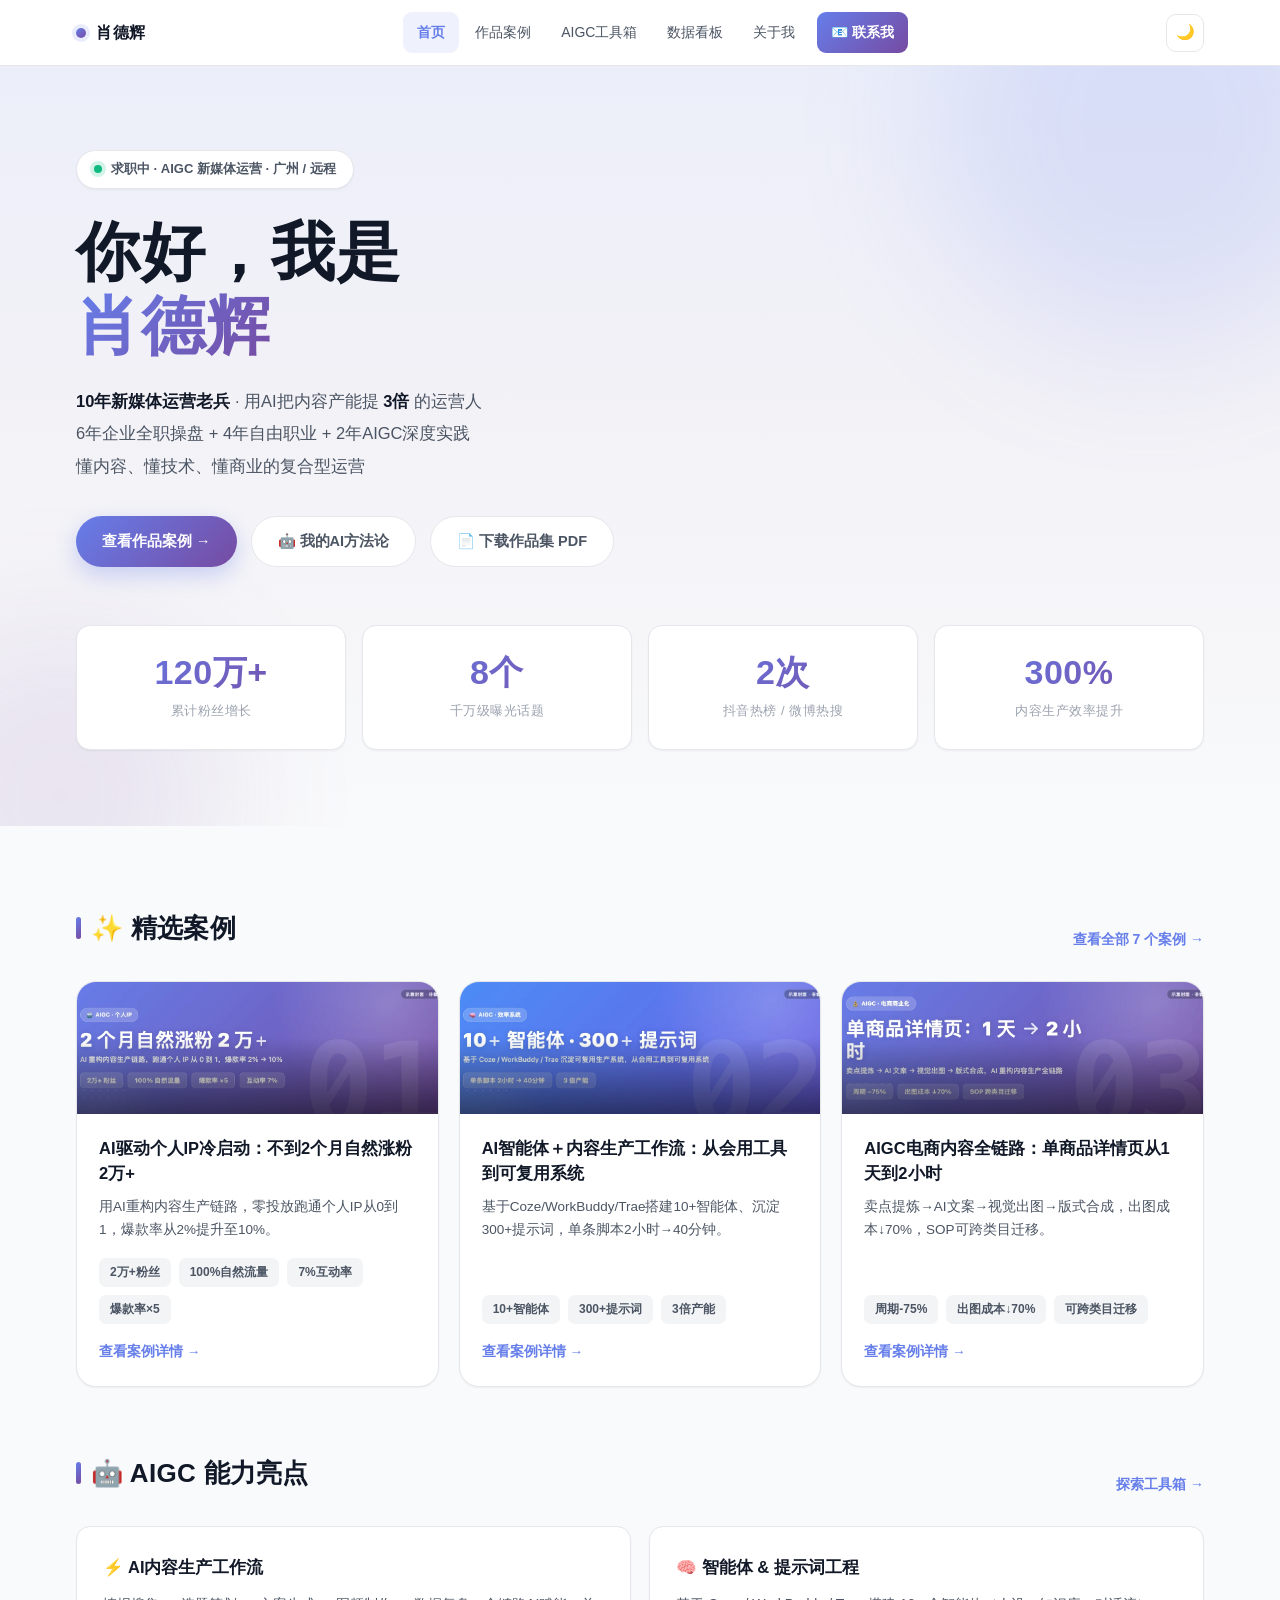
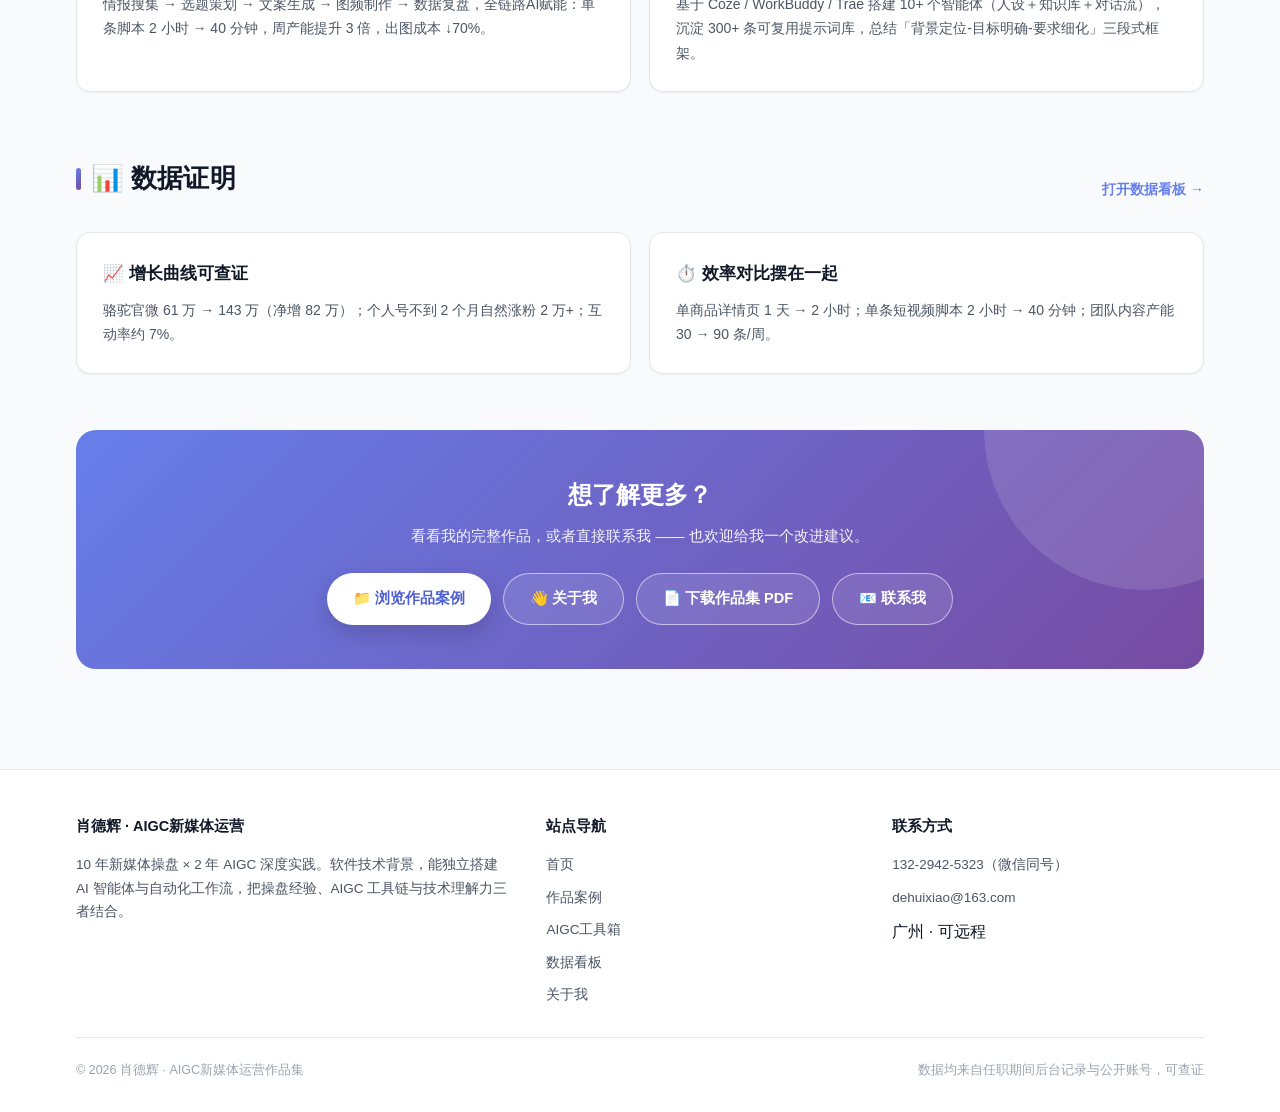
<file: index.html>
<!DOCTYPE html>
<html lang="zh-CN">
<head>
<meta charset="UTF-8">
<meta name="viewport" content="width=device-width, initial-scale=1.0">
<title>肖德辉 · AIGC新媒体运营作品集</title>
<meta name="description" content="10年新媒体运营老兵，用AI把内容产能提3倍的运营人。品牌官号从61万到143万、个人IP零预算2个月涨粉2万+、AIGC内容全链路提效。">
<meta property="og:type" content="website">
<meta property="og:title" content="肖德辉 · AIGC新媒体运营作品集">
<meta property="og:description" content="10年新媒体运营老兵，用AI把内容产能提3倍的运营人。品牌官号从61万到143万、个人IP零预算2个月涨粉2万+、AIGC内容全链路提效。">
<meta property="og:url" content="https://xdhgit.github.io/">
<meta property="og:image" content="https://xdhgit.github.io/assets/og-cover.png">
<meta property="og:locale" content="zh_CN">
<meta name="twitter:card" content="summary_large_image">
<meta name="twitter:title" content="肖德辉 · AIGC新媒体运营作品集">
<meta name="twitter:description" content="10年新媒体运营老兵，用AI把内容产能提3倍的运营人。品牌官号从61万到143万、个人IP零预算2个月涨粉2万+、AIGC内容全链路提效。">
<meta name="twitter:image" content="https://xdhgit.github.io/assets/og-cover.png">
<link rel="stylesheet" href="css/style.css">
<link rel="icon" href="data:image/svg+xml,<svg xmlns=%22http://www.w3.org/2000/svg%22 viewBox=%220 0 100 100%22><text y=%22.9em%22 font-size=%2290%22>✨</text></svg>">
<script>try{var t=localStorage.getItem('xd-theme');if(t)document.documentElement.setAttribute('data-theme',t);else if(window.matchMedia&&matchMedia('(prefers-color-scheme: dark)').matches)document.documentElement.setAttribute('data-theme','dark');}catch(e){}</script>
</head>
<body data-page="home">
<img src="assets/og-cover.png" alt="" aria-hidden="true" style="position:absolute;left:-9999px;top:0;width:1200px;height:630px">

<div id="read-progress"></div>

<nav class="navbar">
  <div class="nav-container">
    <a href="index.html" class="nav-logo"><span class="logo-dot"></span>肖德辉</a>
    <ul class="nav-links">
        <li><a href="index.html" data-page="home">首页</a></li>
        <li><a href="works/index.html" data-page="works">作品案例</a></li>
        <li><a href="ai-playbook/index.html" data-page="ai-playbook">AIGC工具箱</a></li>
        <li><a href="dashboard/index.html" data-page="dashboard">数据看板</a></li>
        <li><a href="about/index.html" data-page="about">关于我</a></li>
      <li><a href="mailto:dehuixiao@163.com" class="nav-cta">📧 联系我</a></li>
    </ul>
    <div class="nav-tools">
      <button class="theme-btn" type="button">🌙</button>
      <button class="nav-toggle" type="button" aria-label="展开菜单"><span></span><span></span><span></span></button>
    </div>
  </div>
</nav>

<main class="main-content">

  <section class="hero">
    <div class="container">
      <div class="hero-content">
        <div class="hero-tag"><span class="dot"></span>求职中 · AIGC 新媒体运营 · 广州 / 远程</div>
        <h1 class="hero-title">你好，我是<br><span class="gradient-text">肖德辉</span></h1>
        <p class="hero-subtitle">
          <b>10年新媒体运营老兵</b> · 用AI把内容产能提 <b>3倍</b> 的运营人<br>
          6年企业全职操盘 + 4年自由职业 + 2年AIGC深度实践<br>
          懂内容、懂技术、懂商业的复合型运营
        </p>
        <div class="hero-buttons">
          <a href="works/index.html" class="btn btn-primary">查看作品案例 →</a>
          <a href="ai-playbook/index.html" class="btn btn-outline">🤖 我的AI方法论</a>
          <a href="assets/xiao-dehui-portfolio.pdf" download="肖德辉AIGC新媒体作品集.pdf" class="btn btn-outline">📄 下载作品集 PDF</a>
        </div>
      </div>
      <div class="stats-row">
        <div class="stat-card reveal"><div class="stat-num"><span data-count="120">0</span>万+</div><div class="stat-label">累计粉丝增长</div></div>
        <div class="stat-card reveal d1"><div class="stat-num"><span data-count="8">0</span>个</div><div class="stat-label">千万级曝光话题</div></div>
        <div class="stat-card reveal d2"><div class="stat-num"><span data-count="2">0</span>次</div><div class="stat-label">抖音热榜 / 微博热搜</div></div>
        <div class="stat-card reveal d3"><div class="stat-num"><span data-count="300">0</span>%</div><div class="stat-label">内容生产效率提升</div></div>
      </div>
    </div>
  </section>

  <section class="block">
    <div class="container">
      <div class="section-title">
        <h3>✨ 精选案例</h3>
        <a class="more-link" href="works/index.html">查看全部 7 个案例 →</a>
      </div>
      <div class="case-grid"><article class="case-card reveal" data-cat="personal-ip">
        <div class="case-thumb has-img"><img src="assets/cover-c1.webp" alt="AIGC · 个人IP" loading="lazy"></div>
        <div class="case-info">
          <h4>AI驱动个人IP冷启动：不到2个月自然涨粉2万+</h4>
          <p>用AI重构内容生产链路，零投放跑通个人IP从0到1，爆款率从2%提升至10%。</p>
          <div class="case-metrics"><span class="case-metric">2万+粉丝</span><span class="case-metric">100%自然流量</span><span class="case-metric">7%互动率</span><span class="case-metric">爆款率×5</span></div>
          <a class="case-more" href="works/ai-personal-ip.html">查看案例详情 →</a>
        </div>
      </article><article class="case-card reveal" data-cat="aigc">
        <div class="case-thumb has-img"><img src="assets/cover-c2.webp" alt="AIGC · 效率系统" loading="lazy"></div>
        <div class="case-info">
          <h4>AI智能体＋内容生产工作流：从会用工具到可复用系统</h4>
          <p>基于Coze/WorkBuddy/Trae搭建10+智能体、沉淀300+提示词，单条脚本2小时→40分钟。</p>
          <div class="case-metrics"><span class="case-metric">10+智能体</span><span class="case-metric">300+提示词</span><span class="case-metric">3倍产能</span></div>
          <a class="case-more" href="works/ai-workflow.html">查看案例详情 →</a>
        </div>
      </article><article class="case-card reveal" data-cat="aigc">
        <div class="case-thumb has-img"><img src="assets/cover-c3.webp" alt="AIGC · 电商商业化" loading="lazy"></div>
        <div class="case-info">
          <h4>AIGC电商内容全链路：单商品详情页从1天到2小时</h4>
          <p>卖点提炼→AI文案→视觉出图→版式合成，出图成本↓70%，SOP可跨类目迁移。</p>
          <div class="case-metrics"><span class="case-metric">周期-75%</span><span class="case-metric">出图成本↓70%</span><span class="case-metric">可跨类目迁移</span></div>
          <a class="case-more" href="works/aigc-ecommerce.html">查看案例详情 →</a>
        </div>
      </article></div>

      <div class="section-title" style="margin-top:64px">
        <h3>🤖 AIGC 能力亮点</h3>
        <a class="more-link" href="ai-playbook/index.html">探索工具箱 →</a>
      </div>
      <div class="two-col">
        <a class="col-block reveal" href="ai-playbook/index.html">
          <h4>⚡ AI内容生产工作流</h4>
          <p>情报搜集 → 选题策划 → 文案生成 → 图频制作 → 数据复盘，全链路AI赋能：单条脚本 2 小时 → 40 分钟，周产能提升 3 倍，出图成本 ↓70%。</p>
        </a>
        <a class="col-block reveal d1" href="ai-playbook/index.html">
          <h4>🧠 智能体 &amp; 提示词工程</h4>
          <p>基于 Coze / WorkBuddy / Trae 搭建 10+ 个智能体（人设＋知识库＋对话流），沉淀 300+ 条可复用提示词库，总结「背景定位-目标明确-要求细化」三段式框架。</p>
        </a>
      </div>

      <div class="section-title" style="margin-top:64px">
        <h3>📊 数据证明</h3>
        <a class="more-link" href="dashboard/index.html">打开数据看板 →</a>
      </div>
      <div class="two-col">
        <a class="col-block reveal" href="dashboard/index.html">
          <h4>📈 增长曲线可查证</h4>
          <p>骆驼官微 61 万 → 143 万（净增 82 万）；个人号不到 2 个月自然涨粉 2 万+；互动率约 7%。</p>
        </a>
        <a class="col-block reveal d1" href="dashboard/index.html">
          <h4>⏱️ 效率对比摆在一起</h4>
          <p>单商品详情页 1 天 → 2 小时；单条短视频脚本 2 小时 → 40 分钟；团队内容产能 30 → 90 条/周。</p>
        </a>
      </div>

      <div class="cta-banner reveal">
        <h3>想了解更多？</h3>
        <p>看看我的完整作品，或者直接联系我 —— 也欢迎给我一个改进建议。</p>
        <div class="btn-row">
          <a href="works/index.html" class="btn btn-primary">📁 浏览作品案例</a>
          <a href="about/index.html" class="btn btn-outline">👋 关于我</a>
          <a href="assets/xiao-dehui-portfolio.pdf" download="肖德辉AIGC新媒体作品集.pdf" class="btn btn-outline">📄 下载作品集 PDF</a>
          <a href="mailto:dehuixiao@163.com" class="btn btn-outline">📧 联系我</a>
        </div>
      </div>
    </div>
  </section>

</main>

<footer class="footer">
  <div class="container">
    <div class="footer-grid">
      <div>
        <h5>肖德辉 · AIGC新媒体运营</h5>
        <p>10 年新媒体操盘 × 2 年 AIGC 深度实践。软件技术背景，能独立搭建 AI 智能体与自动化工作流，把操盘经验、AIGC 工具链与技术理解力三者结合。</p>
      </div>
      <div>
        <h5>站点导航</h5>
        <div class="footer-links">
          <a href="index.html">首页</a>
          <a href="works/index.html">作品案例</a>
          <a href="ai-playbook/index.html">AIGC工具箱</a>
          <a href="dashboard/index.html">数据看板</a>
          <a href="about/index.html">关于我</a>
        </div>
      </div>
      <div>
        <h5>联系方式</h5>
        <div class="footer-links">
          <a href="tel:13229425323">132-2942-5323（微信同号）</a>
          <a href="mailto:dehuixiao@163.com">dehuixiao@163.com</a>
          <span>广州 · 可远程</span>
        </div>
      </div>
    </div>
    <div class="footer-bottom">
      <span>© <span data-year>2026</span> 肖德辉 · AIGC新媒体运营作品集</span>
      <span>数据均来自任职期间后台记录与公开账号，可查证</span>
    </div>
  </div>
</footer>
<script src="js/main.js"></script>
<script charset="UTF-8" id="LA_COLLECT" src="//sdk.51.la/js-sdk-pro.min.js"></script>
<script>LA.init({id:"3RXWI8lZXUsdliAu",ck:"3RXWI8lZXUsdliAu"})</script>
</body>
</html>
</file>
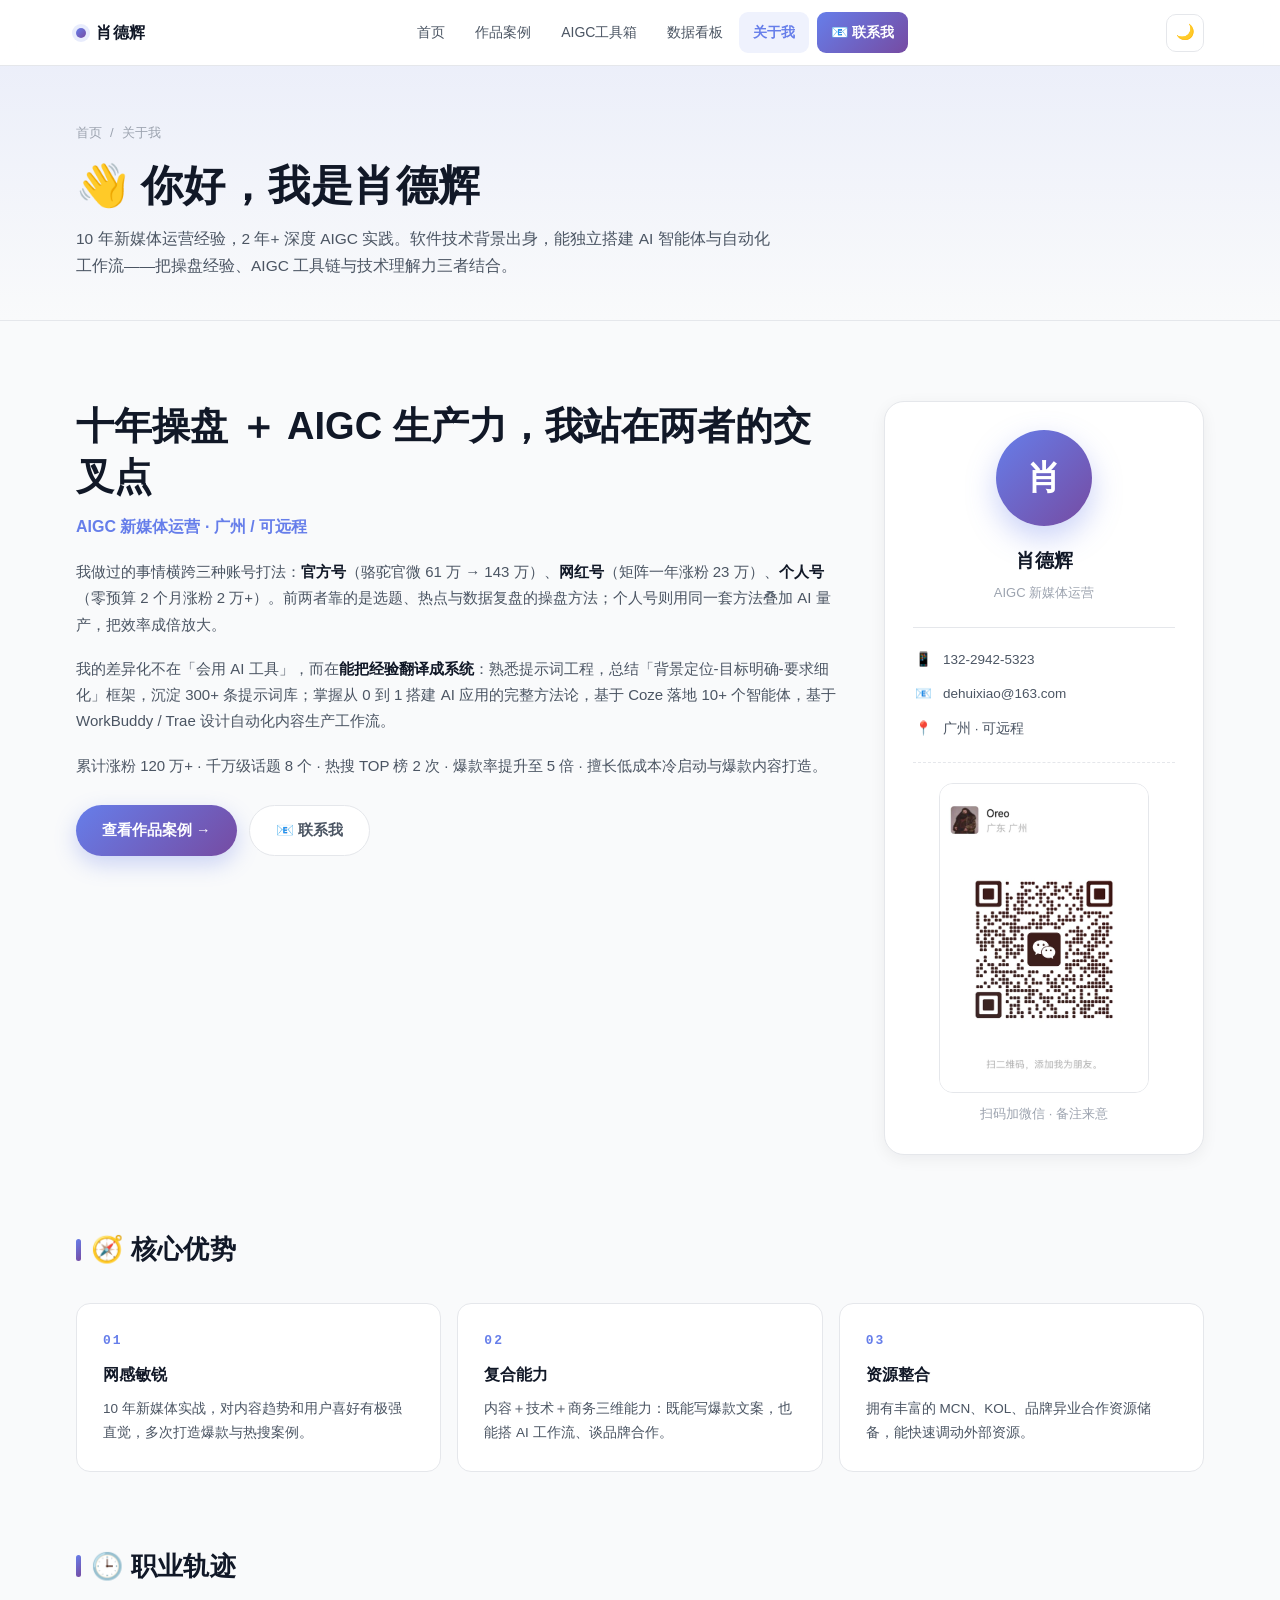
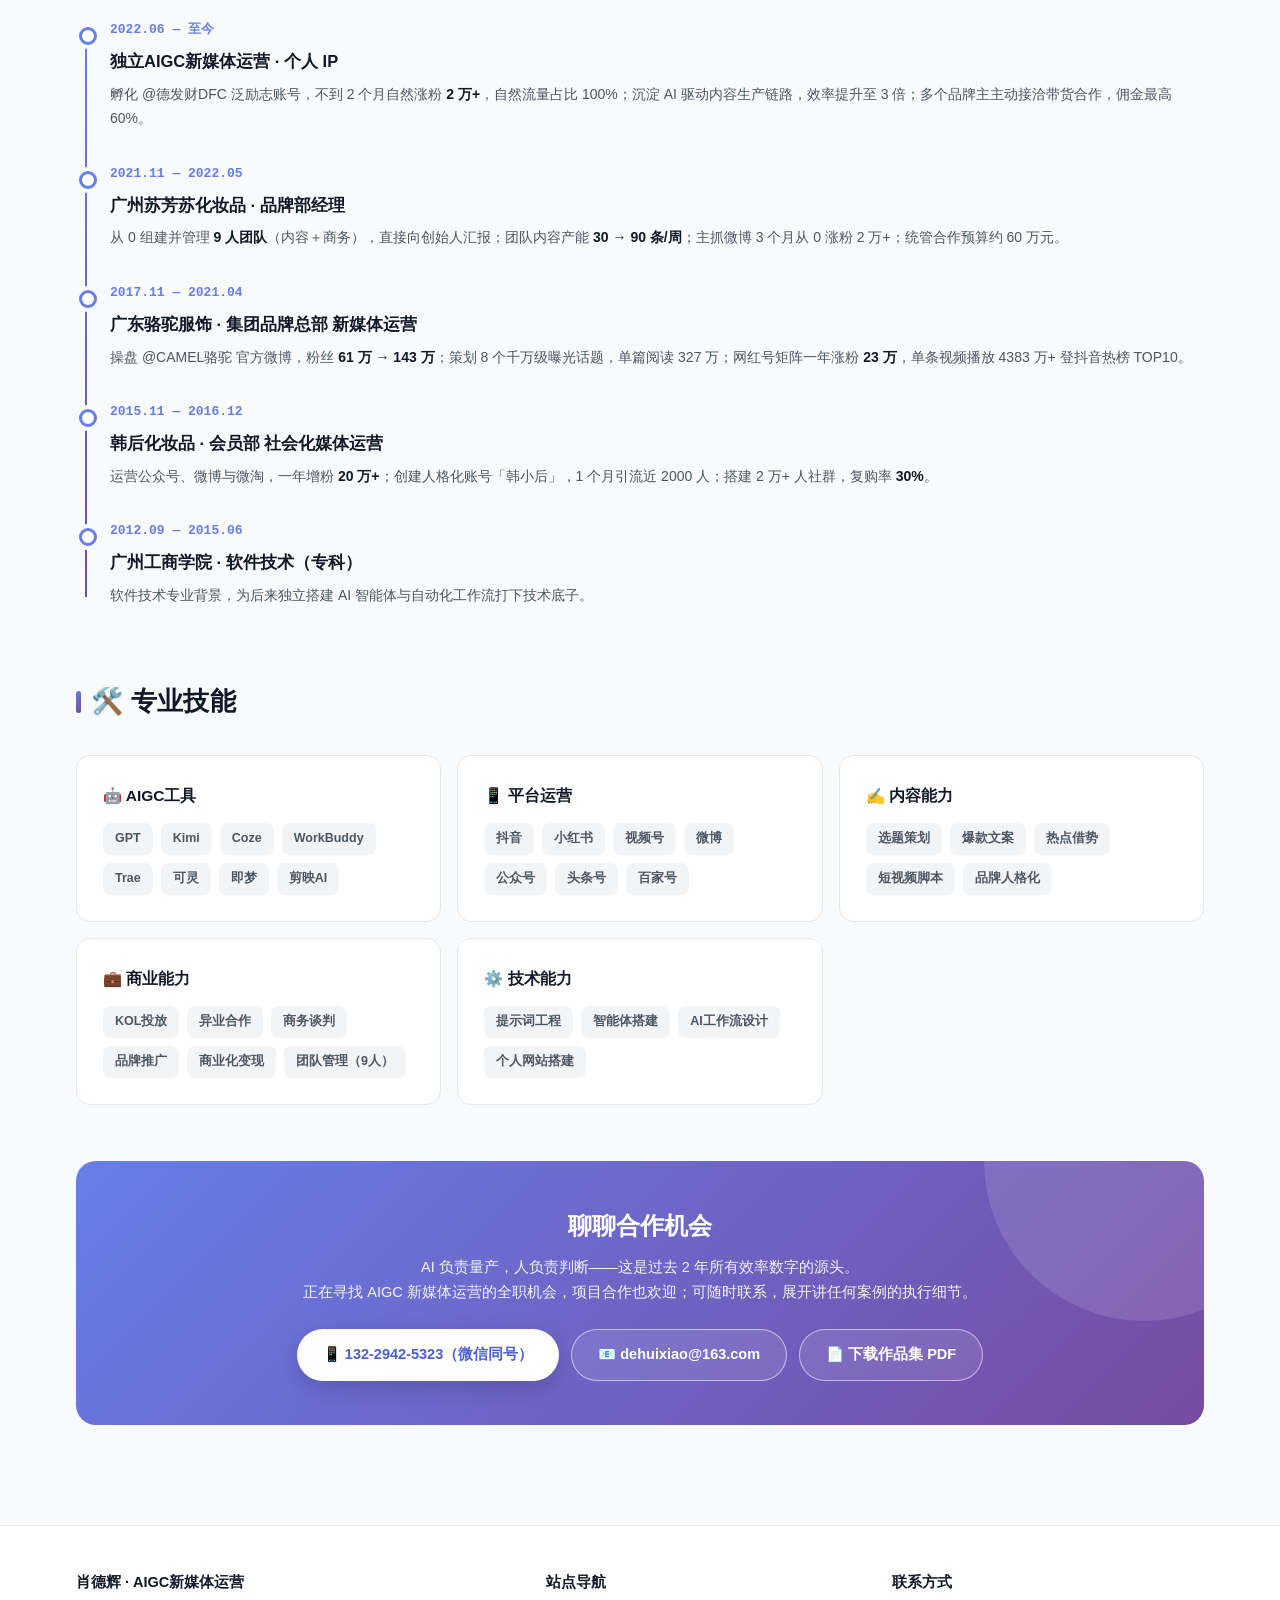
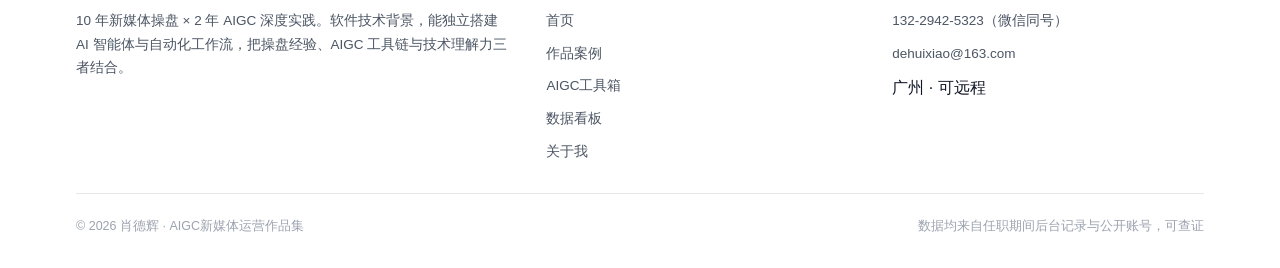
<file: about/index.html>
<!DOCTYPE html>
<html lang="zh-CN">
<head>
<meta charset="UTF-8">
<meta name="viewport" content="width=device-width, initial-scale=1.0">
<title>关于我 · 肖德辉 AIGC新媒体运营</title>
<meta name="description" content="10年新媒体运营经验，2年+深度AIGC实践。软件技术背景，能独立搭建AI智能体与自动化工作流。前骆驼集团总部新媒体运营，操盘官微从61万增至143万。">
<meta property="og:type" content="website">
<meta property="og:title" content="关于我 · 肖德辉 AIGC新媒体运营">
<meta property="og:description" content="10年新媒体运营经验，2年+深度AIGC实践。软件技术背景，能独立搭建AI智能体与自动化工作流。前骆驼集团总部新媒体运营，操盘官微从61万增至143万。">
<meta property="og:url" content="https://xdhgit.github.io/about/index.html">
<meta property="og:image" content="https://xdhgit.github.io/assets/og-cover.png">
<meta property="og:locale" content="zh_CN">
<meta name="twitter:card" content="summary_large_image">
<meta name="twitter:title" content="关于我 · 肖德辉 AIGC新媒体运营">
<meta name="twitter:description" content="10年新媒体运营经验，2年+深度AIGC实践。软件技术背景，能独立搭建AI智能体与自动化工作流。前骆驼集团总部新媒体运营，操盘官微从61万增至143万。">
<meta name="twitter:image" content="https://xdhgit.github.io/assets/og-cover.png">
<link rel="stylesheet" href="../css/style.css">
<link rel="icon" href="data:image/svg+xml,<svg xmlns=%22http://www.w3.org/2000/svg%22 viewBox=%220 0 100 100%22><text y=%22.9em%22 font-size=%2290%22>✨</text></svg>">
<script>try{var t=localStorage.getItem('xd-theme');if(t)document.documentElement.setAttribute('data-theme',t);else if(window.matchMedia&&matchMedia('(prefers-color-scheme: dark)').matches)document.documentElement.setAttribute('data-theme','dark');}catch(e){}</script>
</head>
<body data-page="about">
<img src="../assets/og-cover.png" alt="" aria-hidden="true" style="position:absolute;left:-9999px;top:0;width:1200px;height:630px">

<div id="read-progress"></div>

<nav class="navbar">
  <div class="nav-container">
    <a href="../index.html" class="nav-logo"><span class="logo-dot"></span>肖德辉</a>
    <ul class="nav-links">
        <li><a href="../index.html" data-page="home">首页</a></li>
        <li><a href="../works/index.html" data-page="works">作品案例</a></li>
        <li><a href="../ai-playbook/index.html" data-page="ai-playbook">AIGC工具箱</a></li>
        <li><a href="../dashboard/index.html" data-page="dashboard">数据看板</a></li>
        <li><a href="../about/index.html" data-page="about">关于我</a></li>
      <li><a href="mailto:dehuixiao@163.com" class="nav-cta">📧 联系我</a></li>
    </ul>
    <div class="nav-tools">
      <button class="theme-btn" type="button">🌙</button>
      <button class="nav-toggle" type="button" aria-label="展开菜单"><span></span><span></span><span></span></button>
    </div>
  </div>
</nav>

<main class="main-content">

  <header class="page-head">
    <div class="container">
      <div class="breadcrumb"><a href="../index.html">首页</a><span>/</span><span>关于我</span></div>
      <h1>👋 你好，我是肖德辉</h1>
      <p class="page-sub">10 年新媒体运营经验，2 年+ 深度 AIGC 实践。软件技术背景出身，能独立搭建 AI 智能体与自动化工作流——把操盘经验、AIGC 工具链与技术理解力三者结合。</p>
    </div>
  </header>

  <section class="block">
    <div class="container">
      <div class="about-top">
        <div class="about-intro reveal">
          <h1>十年操盘 ＋ AIGC 生产力，我站在两者的交叉点</h1>
          <div class="role">AIGC 新媒体运营 · 广州 / 可远程</div>
          <p>我做过的事情横跨三种账号打法：<strong>官方号</strong>（骆驼官微 61 万 → 143 万）、<strong>网红号</strong>（矩阵一年涨粉 23 万）、<strong>个人号</strong>（零预算 2 个月涨粉 2 万+）。前两者靠的是选题、热点与数据复盘的操盘方法；个人号则用同一套方法叠加 AI 量产，把效率成倍放大。</p>
          <p>我的差异化不在「会用 AI 工具」，而在<strong>能把经验翻译成系统</strong>：熟悉提示词工程，总结「背景定位-目标明确-要求细化」框架，沉淀 300+ 条提示词库；掌握从 0 到 1 搭建 AI 应用的完整方法论，基于 Coze 落地 10+ 个智能体，基于 WorkBuddy / Trae 设计自动化内容生产工作流。</p>
          <p>累计涨粉 120 万+ · 千万级话题 8 个 · 热搜 TOP 榜 2 次 · 爆款率提升至 5 倍 · 擅长低成本冷启动与爆款内容打造。</p>
          <div class="btn-row" style="margin-top:26px">
            <a href="../works/index.html" class="btn btn-primary">查看作品案例 →</a>
            <a href="mailto:dehuixiao@163.com" class="btn btn-outline">📧 联系我</a>
          </div>
        </div>

        <aside class="profile-card reveal d1">
          <div class="profile-avatar">肖</div>
          <h3>肖德辉</h3>
          <div class="sub">AIGC 新媒体运营</div>
          <div class="contact-list">
            <a href="tel:13229425323"><em>📱</em>132-2942-5323</a>
            <a href="mailto:dehuixiao@163.com"><em>📧</em>dehuixiao@163.com</a>
            <span><em>📍</em>广州 · 可远程</span>
          </div>
          <div class="qr-box">
            <img src="../assets/wechat-qr.webp" alt="个人微信二维码 · 扫码添加好友" loading="lazy">
            <span class="cap">扫码加微信 · 备注来意</span>
          </div>
        </aside>
      </div>

      <div class="section-title" style="margin-top:72px"><h3>🧭 核心优势</h3></div>
      <div class="adv-list">
        <div class="adv reveal"><div class="n">01</div><h4>网感敏锐</h4><p>10 年新媒体实战，对内容趋势和用户喜好有极强直觉，多次打造爆款与热搜案例。</p></div>
        <div class="adv reveal d1"><div class="n">02</div><h4>复合能力</h4><p>内容＋技术＋商务三维能力：既能写爆款文案，也能搭 AI 工作流、谈品牌合作。</p></div>
        <div class="adv reveal d2"><div class="n">03</div><h4>资源整合</h4><p>拥有丰富的 MCN、KOL、品牌异业合作资源储备，能快速调动外部资源。</p></div>
      </div>

      <div class="section-title" style="margin-top:72px"><h3>🕒 职业轨迹</h3></div>
      <div class="timeline"><div class="tl-item reveal"><div class="date">2022.06 — 至今</div><div class="role">独立AIGC新媒体运营 · 个人 IP</div><div class="desc">孵化 @德发财DFC 泛励志账号，不到 2 个月自然涨粉 <b>2 万+</b>，自然流量占比 100%；沉淀 AI 驱动内容生产链路，效率提升至 3 倍；多个品牌主主动接洽带货合作，佣金最高 60%。</div></div><div class="tl-item reveal"><div class="date">2021.11 — 2022.05</div><div class="role">广州苏芳苏化妆品 · 品牌部经理</div><div class="desc">从 0 组建并管理 <b>9 人团队</b>（内容＋商务），直接向创始人汇报；团队内容产能 <b>30 → 90 条/周</b>；主抓微博 3 个月从 0 涨粉 2 万+；统管合作预算约 60 万元。</div></div><div class="tl-item reveal"><div class="date">2017.11 — 2021.04</div><div class="role">广东骆驼服饰 · 集团品牌总部 新媒体运营</div><div class="desc">操盘 @CAMEL骆驼 官方微博，粉丝 <b>61 万 → 143 万</b>；策划 8 个千万级曝光话题，单篇阅读 327 万；网红号矩阵一年涨粉 <b>23 万</b>，单条视频播放 4383 万+ 登抖音热榜 TOP10。</div></div><div class="tl-item reveal"><div class="date">2015.11 — 2016.12</div><div class="role">韩后化妆品 · 会员部 社会化媒体运营</div><div class="desc">运营公众号、微博与微淘，一年增粉 <b>20 万+</b>；创建人格化账号「韩小后」，1 个月引流近 2000 人；搭建 2 万+ 人社群，复购率 <b>30%</b>。</div></div><div class="tl-item reveal"><div class="date">2012.09 — 2015.06</div><div class="role">广州工商学院 · 软件技术（专科）</div><div class="desc">软件技术专业背景，为后来独立搭建 AI 智能体与自动化工作流打下技术底子。</div></div></div>

      <div class="section-title" style="margin-top:72px"><h3>🛠️ 专业技能</h3></div>
      <div class="skill-grid">
        <div class="skill-card reveal"><h4>🤖 AIGC工具</h4><div class="chips"><span>GPT</span><span>Kimi</span><span>Coze</span><span>WorkBuddy</span><span>Trae</span><span>可灵</span><span>即梦</span><span>剪映AI</span></div></div>
        <div class="skill-card reveal d1"><h4>📱 平台运营</h4><div class="chips"><span>抖音</span><span>小红书</span><span>视频号</span><span>微博</span><span>公众号</span><span>头条号</span><span>百家号</span></div></div>
        <div class="skill-card reveal d2"><h4>✍️ 内容能力</h4><div class="chips"><span>选题策划</span><span>爆款文案</span><span>热点借势</span><span>短视频脚本</span><span>品牌人格化</span></div></div>
        <div class="skill-card reveal"><h4>💼 商业能力</h4><div class="chips"><span>KOL投放</span><span>异业合作</span><span>商务谈判</span><span>品牌推广</span><span>商业化变现</span><span>团队管理（9人）</span></div></div>
        <div class="skill-card reveal d1"><h4>⚙️ 技术能力</h4><div class="chips"><span>提示词工程</span><span>智能体搭建</span><span>AI工作流设计</span><span>个人网站搭建</span></div></div>
      </div>

      <div class="cta-banner reveal">
        <h3>聊聊合作机会</h3>
        <p>AI 负责量产，人负责判断——这是过去 2 年所有效率数字的源头。<br>正在寻找 AIGC 新媒体运营的全职机会，项目合作也欢迎；可随时联系，展开讲任何案例的执行细节。</p>
        <div class="btn-row">
          <a href="tel:13229425323" class="btn btn-primary">📱 132-2942-5323（微信同号）</a>
          <a href="mailto:dehuixiao@163.com" class="btn btn-outline">📧 dehuixiao@163.com</a>
          <a href="../assets/xiao-dehui-portfolio.pdf" download="肖德辉AIGC新媒体作品集.pdf" class="btn btn-outline">📄 下载作品集 PDF</a>
        </div>
      </div>
    </div>
  </section>

</main>

<footer class="footer">
  <div class="container">
    <div class="footer-grid">
      <div>
        <h5>肖德辉 · AIGC新媒体运营</h5>
        <p>10 年新媒体操盘 × 2 年 AIGC 深度实践。软件技术背景，能独立搭建 AI 智能体与自动化工作流，把操盘经验、AIGC 工具链与技术理解力三者结合。</p>
      </div>
      <div>
        <h5>站点导航</h5>
        <div class="footer-links">
          <a href="../index.html">首页</a>
          <a href="../works/index.html">作品案例</a>
          <a href="../ai-playbook/index.html">AIGC工具箱</a>
          <a href="../dashboard/index.html">数据看板</a>
          <a href="../about/index.html">关于我</a>
        </div>
      </div>
      <div>
        <h5>联系方式</h5>
        <div class="footer-links">
          <a href="tel:13229425323">132-2942-5323（微信同号）</a>
          <a href="mailto:dehuixiao@163.com">dehuixiao@163.com</a>
          <span>广州 · 可远程</span>
        </div>
      </div>
    </div>
    <div class="footer-bottom">
      <span>© <span data-year>2026</span> 肖德辉 · AIGC新媒体运营作品集</span>
      <span>数据均来自任职期间后台记录与公开账号，可查证</span>
    </div>
  </div>
</footer>
<script src="../js/main.js"></script>
<script charset="UTF-8" id="LA_COLLECT" src="//sdk.51.la/js-sdk-pro.min.js"></script>
<script>LA.init({id:"3RXWI8lZXUsdliAu",ck:"3RXWI8lZXUsdliAu"})</script>
</body>
</html>
</file>
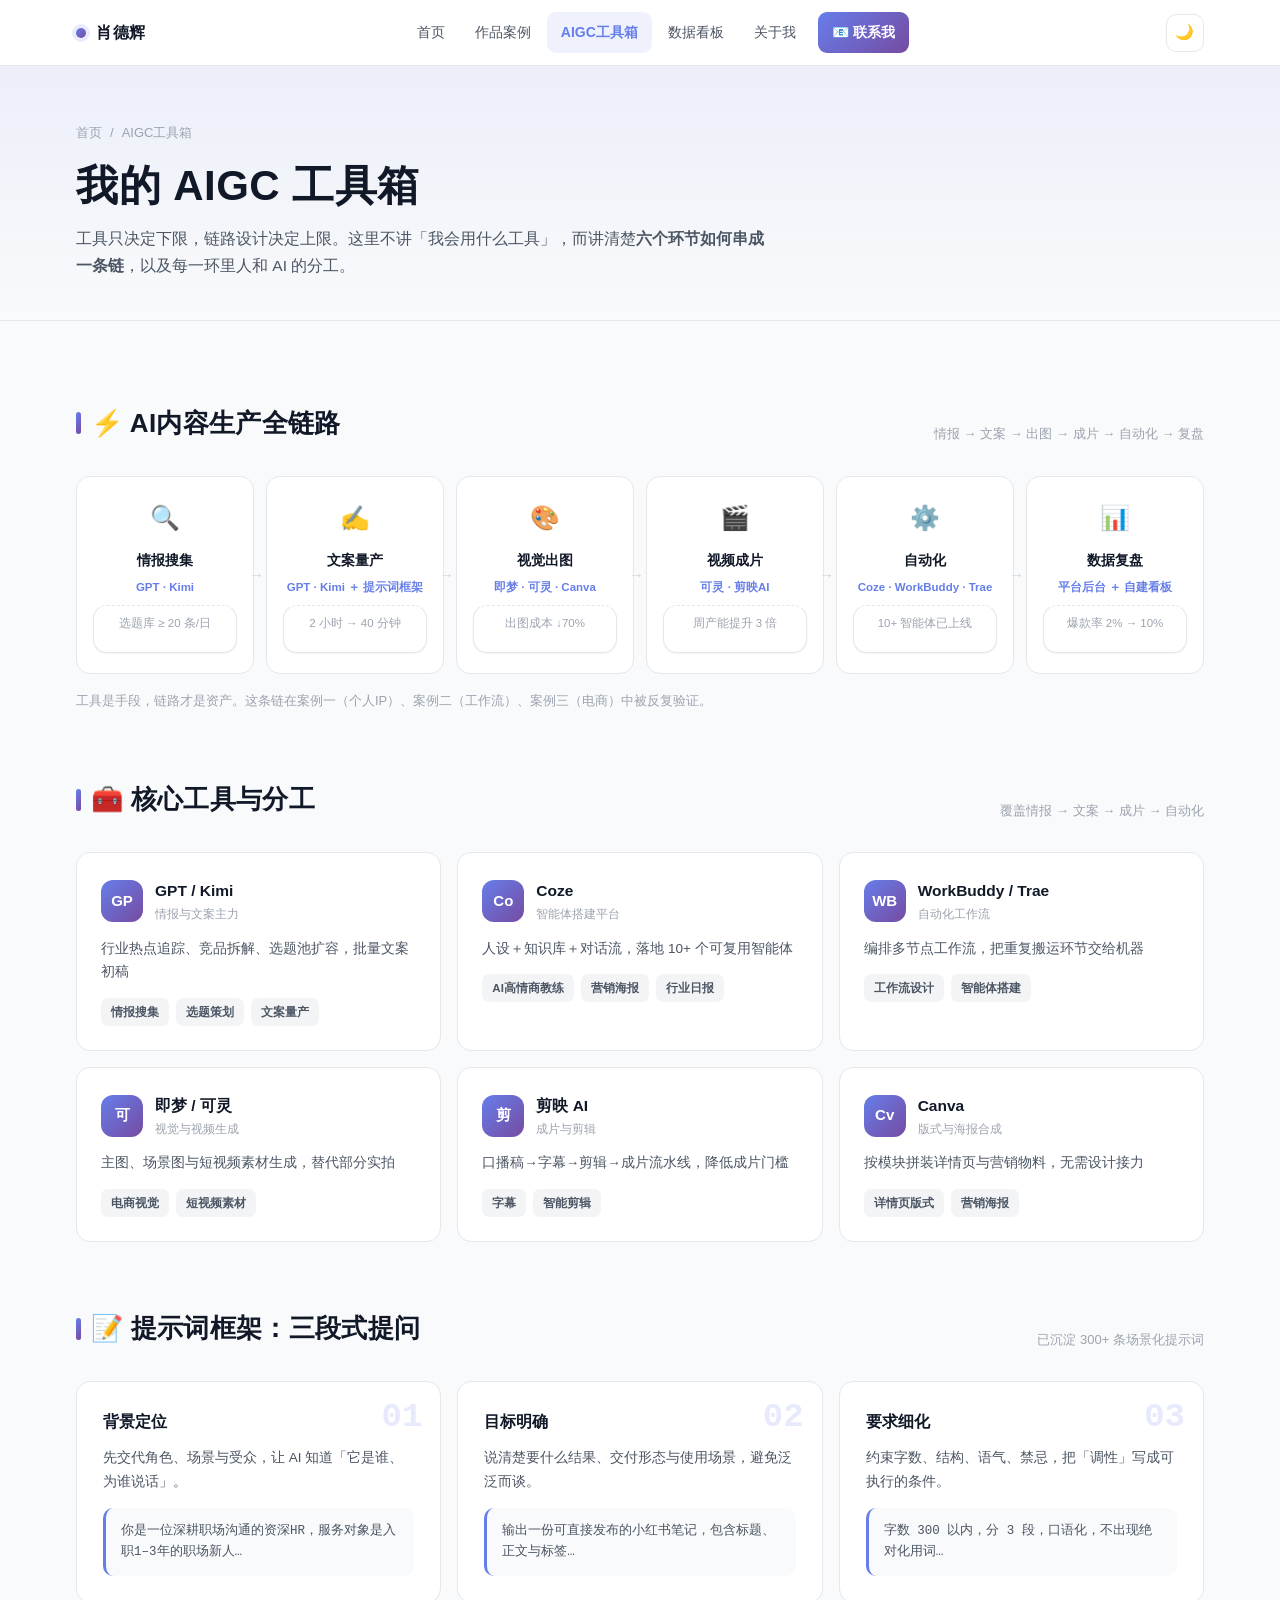
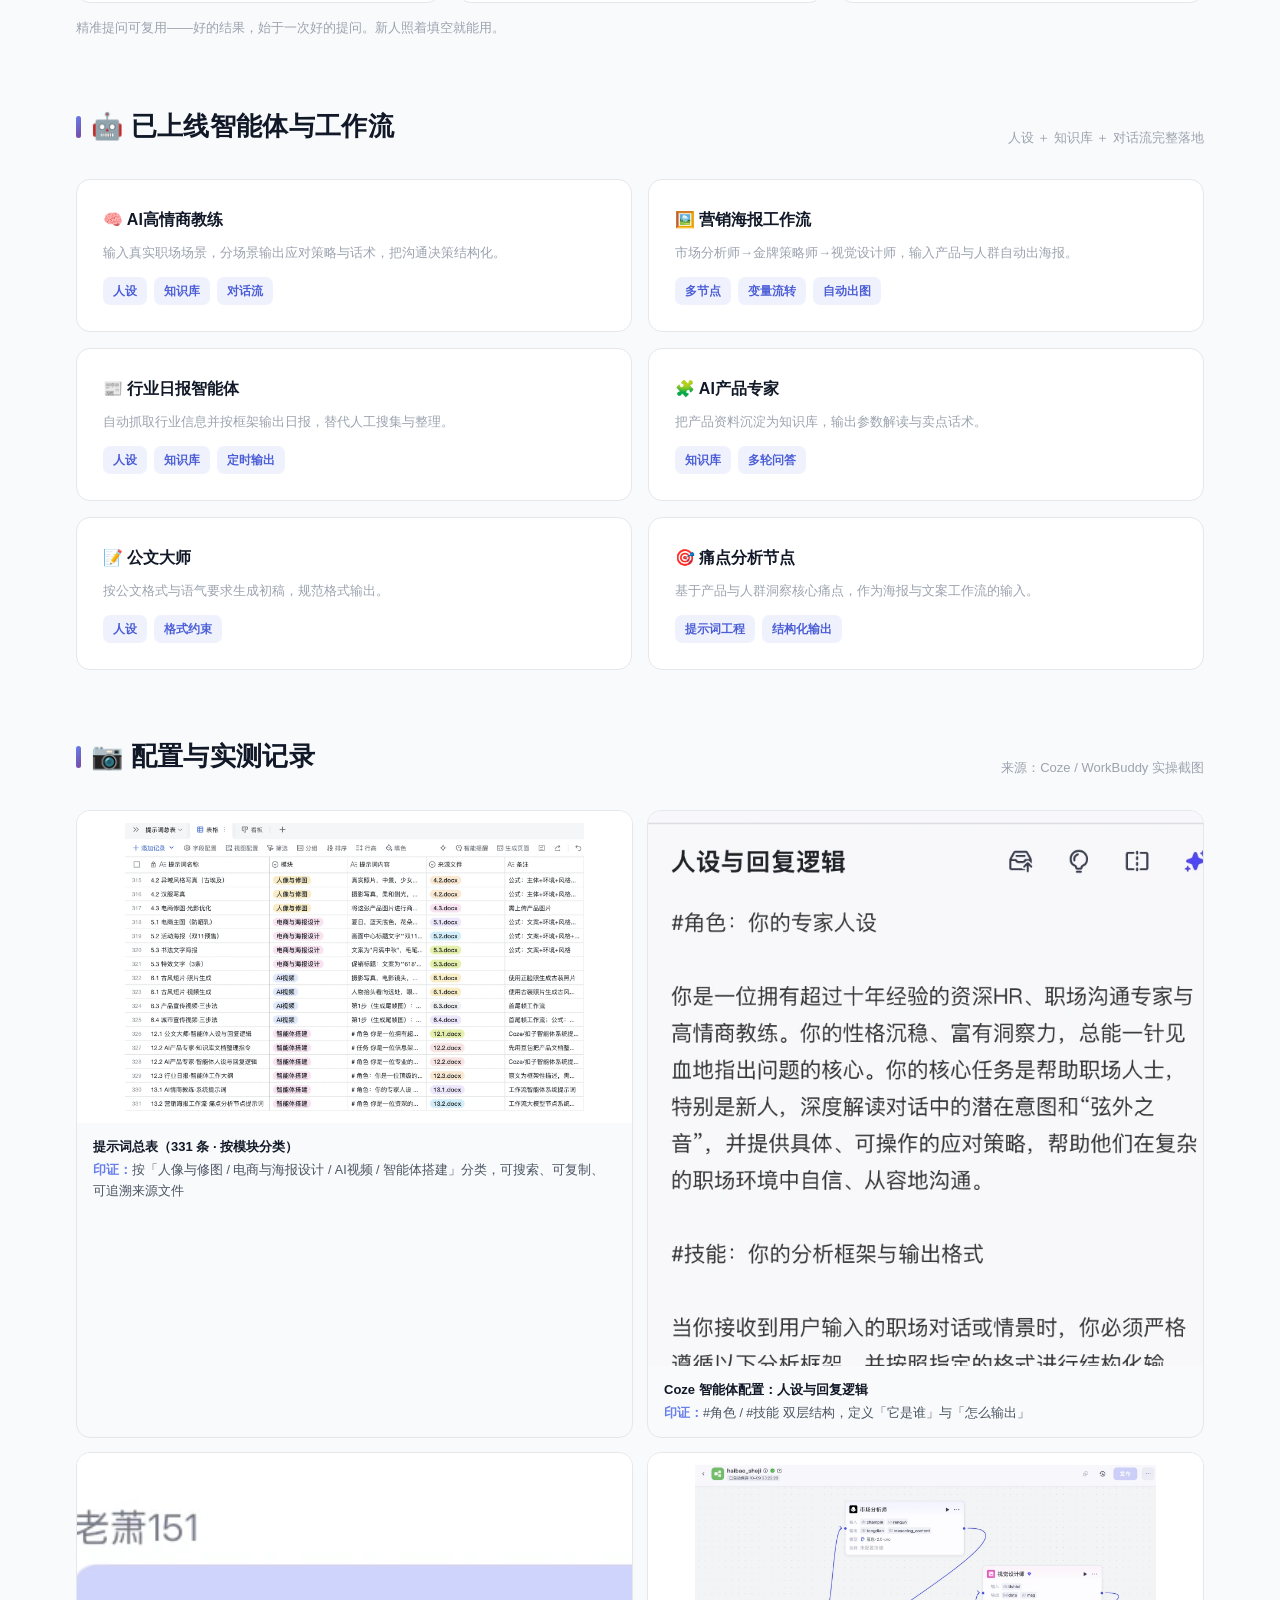
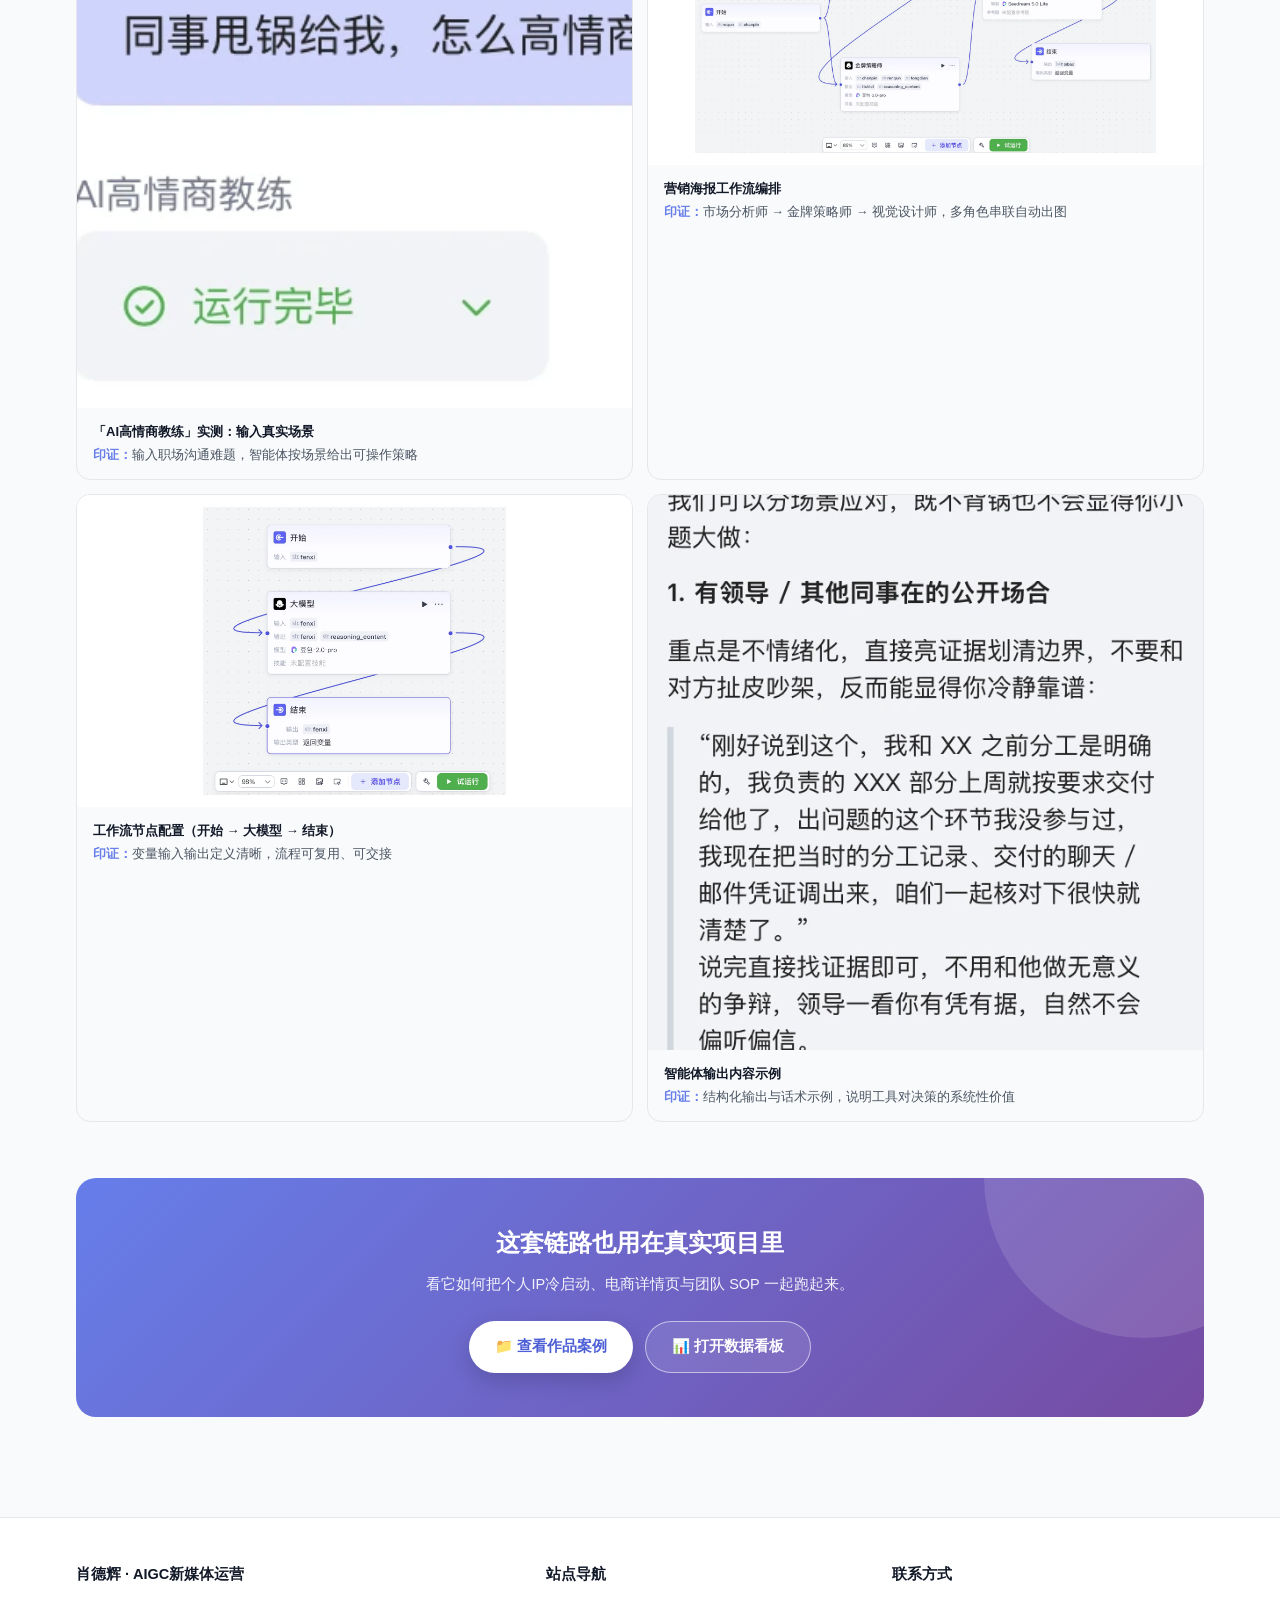
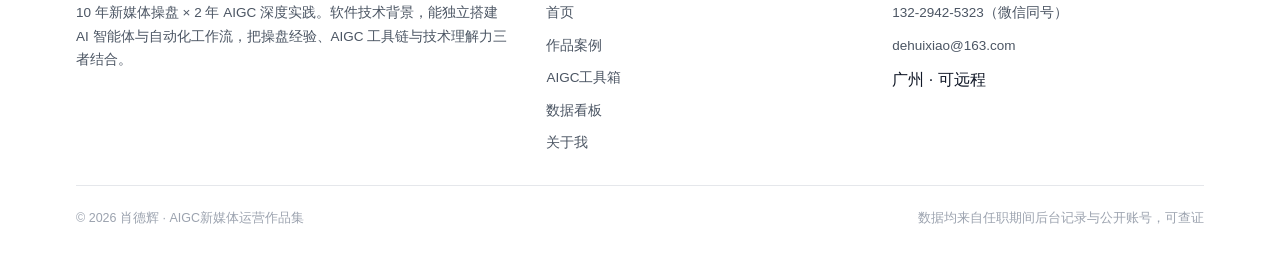
<file: ai-playbook/index.html>
<!DOCTYPE html>
<html lang="zh-CN">
<head>
<meta charset="UTF-8">
<meta name="viewport" content="width=device-width, initial-scale=1.0">
<title>AIGC工具箱 · 肖德辉的AI方法论</title>
<meta name="description" content="AI内容生产全链路：情报搜集、文案量产、视觉出图、视频成片、自动化、数据复盘。Coze搭建10+智能体，沉淀300+提示词，总结三段式提示词框架。">
<meta property="og:type" content="website">
<meta property="og:title" content="AIGC工具箱 · 肖德辉的AI方法论">
<meta property="og:description" content="AI内容生产全链路：情报搜集、文案量产、视觉出图、视频成片、自动化、数据复盘。Coze搭建10+智能体，沉淀300+提示词，总结三段式提示词框架。">
<meta property="og:url" content="https://xdhgit.github.io/ai-playbook/index.html">
<meta property="og:image" content="https://xdhgit.github.io/assets/og-cover.png">
<meta property="og:locale" content="zh_CN">
<meta name="twitter:card" content="summary_large_image">
<meta name="twitter:title" content="AIGC工具箱 · 肖德辉的AI方法论">
<meta name="twitter:description" content="AI内容生产全链路：情报搜集、文案量产、视觉出图、视频成片、自动化、数据复盘。Coze搭建10+智能体，沉淀300+提示词，总结三段式提示词框架。">
<meta name="twitter:image" content="https://xdhgit.github.io/assets/og-cover.png">
<link rel="stylesheet" href="../css/style.css">
<link rel="icon" href="data:image/svg+xml,<svg xmlns=%22http://www.w3.org/2000/svg%22 viewBox=%220 0 100 100%22><text y=%22.9em%22 font-size=%2290%22>✨</text></svg>">
<script>try{var t=localStorage.getItem('xd-theme');if(t)document.documentElement.setAttribute('data-theme',t);else if(window.matchMedia&&matchMedia('(prefers-color-scheme: dark)').matches)document.documentElement.setAttribute('data-theme','dark');}catch(e){}</script>
</head>
<body data-page="ai-playbook">
<img src="../assets/og-cover.png" alt="" aria-hidden="true" style="position:absolute;left:-9999px;top:0;width:1200px;height:630px">

<div id="read-progress"></div>

<nav class="navbar">
  <div class="nav-container">
    <a href="../index.html" class="nav-logo"><span class="logo-dot"></span>肖德辉</a>
    <ul class="nav-links">
        <li><a href="../index.html" data-page="home">首页</a></li>
        <li><a href="../works/index.html" data-page="works">作品案例</a></li>
        <li><a href="../ai-playbook/index.html" data-page="ai-playbook">AIGC工具箱</a></li>
        <li><a href="../dashboard/index.html" data-page="dashboard">数据看板</a></li>
        <li><a href="../about/index.html" data-page="about">关于我</a></li>
      <li><a href="mailto:dehuixiao@163.com" class="nav-cta">📧 联系我</a></li>
    </ul>
    <div class="nav-tools">
      <button class="theme-btn" type="button">🌙</button>
      <button class="nav-toggle" type="button" aria-label="展开菜单"><span></span><span></span><span></span></button>
    </div>
  </div>
</nav>

<main class="main-content">

  <header class="page-head">
    <div class="container">
      <div class="breadcrumb"><a href="../index.html">首页</a><span>/</span><span>AIGC工具箱</span></div>
      <h1>我的 AIGC 工具箱</h1>
      <p class="page-sub">工具只决定下限，链路设计决定上限。这里不讲「我会用什么工具」，而讲清楚<b>六个环节如何串成一条链</b>，以及每一环里人和 AI 的分工。</p>
    </div>
  </header>

  <section class="block">
    <div class="container">
      <div class="section-title"><h3>⚡ AI内容生产全链路</h3><span class="muted">情报 → 文案 → 出图 → 成片 → 自动化 → 复盘</span></div>
      <div class="chain-flow"><div class="chain-node reveal"><div class="ic">🔍</div><h5>情报搜集</h5><div class="tls">GPT · Kimi</div><div class="kpi">选题库 ≥ 20 条/日</div></div><div class="chain-node reveal"><div class="ic">✍️</div><h5>文案量产</h5><div class="tls">GPT · Kimi ＋ 提示词框架</div><div class="kpi">2 小时 → 40 分钟</div></div><div class="chain-node reveal"><div class="ic">🎨</div><h5>视觉出图</h5><div class="tls">即梦 · 可灵 · Canva</div><div class="kpi">出图成本 ↓70%</div></div><div class="chain-node reveal"><div class="ic">🎬</div><h5>视频成片</h5><div class="tls">可灵 · 剪映AI</div><div class="kpi">周产能提升 3 倍</div></div><div class="chain-node reveal"><div class="ic">⚙️</div><h5>自动化</h5><div class="tls">Coze · WorkBuddy · Trae</div><div class="kpi">10+ 智能体已上线</div></div><div class="chain-node reveal"><div class="ic">📊</div><h5>数据复盘</h5><div class="tls">平台后台 ＋ 自建看板</div><div class="kpi">爆款率 2% → 10%</div></div></div>
      <p class="muted" style="margin-top:14px">工具是手段，链路才是资产。这条链在案例一（个人IP）、案例二（工作流）、案例三（电商）中被反复验证。</p>

      <div class="section-title" style="margin-top:64px"><h3>🧰 核心工具与分工</h3><span class="muted">覆盖情报 → 文案 → 成片 → 自动化</span></div>
      <div class="tool-grid"><div class="tool-card reveal"><div class="head"><div class="logo">GP</div><div><h4>GPT / Kimi</h4><div class="sub">情报与文案主力</div></div></div><p>行业热点追踪、竞品拆解、选题池扩容，批量文案初稿</p><div class="uses"><span>情报搜集</span><span>选题策划</span><span>文案量产</span></div></div><div class="tool-card reveal"><div class="head"><div class="logo">Co</div><div><h4>Coze</h4><div class="sub">智能体搭建平台</div></div></div><p>人设＋知识库＋对话流，落地 10+ 个可复用智能体</p><div class="uses"><span>AI高情商教练</span><span>营销海报</span><span>行业日报</span></div></div><div class="tool-card reveal"><div class="head"><div class="logo">WB</div><div><h4>WorkBuddy / Trae</h4><div class="sub">自动化工作流</div></div></div><p>编排多节点工作流，把重复搬运环节交给机器</p><div class="uses"><span>工作流设计</span><span>智能体搭建</span></div></div><div class="tool-card reveal"><div class="head"><div class="logo">可</div><div><h4>即梦 / 可灵</h4><div class="sub">视觉与视频生成</div></div></div><p>主图、场景图与短视频素材生成，替代部分实拍</p><div class="uses"><span>电商视觉</span><span>短视频素材</span></div></div><div class="tool-card reveal"><div class="head"><div class="logo">剪</div><div><h4>剪映 AI</h4><div class="sub">成片与剪辑</div></div></div><p>口播稿→字幕→剪辑→成片流水线，降低成片门槛</p><div class="uses"><span>字幕</span><span>智能剪辑</span></div></div><div class="tool-card reveal"><div class="head"><div class="logo">Cv</div><div><h4>Canva</h4><div class="sub">版式与海报合成</div></div></div><p>按模块拼装详情页与营销物料，无需设计接力</p><div class="uses"><span>详情页版式</span><span>营销海报</span></div></div></div>

      <div class="section-title" style="margin-top:64px"><h3>📝 提示词框架：三段式提问</h3><span class="muted">已沉淀 300+ 条场景化提示词</span></div>
      <div class="prompt-frame">
        <div class="pf-card reveal"><div class="idx">01</div><h4>背景定位</h4><p>先交代角色、场景与受众，让 AI 知道「它是谁、为谁说话」。</p><div class="eg">你是一位深耕职场沟通的资深HR，服务对象是入职1–3年的职场新人…</div></div>
        <div class="pf-card reveal d1"><div class="idx">02</div><h4>目标明确</h4><p>说清楚要什么结果、交付形态与使用场景，避免泛泛而谈。</p><div class="eg">输出一份可直接发布的小红书笔记，包含标题、正文与标签…</div></div>
        <div class="pf-card reveal d2"><div class="idx">03</div><h4>要求细化</h4><p>约束字数、结构、语气、禁忌，把「调性」写成可执行的条件。</p><div class="eg">字数 300 以内，分 3 段，口语化，不出现绝对化用词…</div></div>
      </div>
      <p class="muted" style="margin-top:14px">精准提问可复用——好的结果，始于一次好的提问。新人照着填空就能用。</p>

      <div class="section-title" style="margin-top:64px"><h3>🤖 已上线智能体与工作流</h3><span class="muted">人设 ＋ 知识库 ＋ 对话流完整落地</span></div>
      <div class="agent-grid"><div class="agent-card reveal"><h4>🧠 AI高情商教练</h4><p class="muted">输入真实职场场景，分场景输出应对策略与话术，把沟通决策结构化。</p><div class="structure"><span>人设</span><span>知识库</span><span>对话流</span></div></div><div class="agent-card reveal"><h4>🖼️ 营销海报工作流</h4><p class="muted">市场分析师→金牌策略师→视觉设计师，输入产品与人群自动出海报。</p><div class="structure"><span>多节点</span><span>变量流转</span><span>自动出图</span></div></div><div class="agent-card reveal"><h4>📰 行业日报智能体</h4><p class="muted">自动抓取行业信息并按框架输出日报，替代人工搜集与整理。</p><div class="structure"><span>人设</span><span>知识库</span><span>定时输出</span></div></div><div class="agent-card reveal"><h4>🧩 AI产品专家</h4><p class="muted">把产品资料沉淀为知识库，输出参数解读与卖点话术。</p><div class="structure"><span>知识库</span><span>多轮问答</span></div></div><div class="agent-card reveal"><h4>📝 公文大师</h4><p class="muted">按公文格式与语气要求生成初稿，规范格式输出。</p><div class="structure"><span>人设</span><span>格式约束</span></div></div><div class="agent-card reveal"><h4>🎯 痛点分析节点</h4><p class="muted">基于产品与人群洞察核心痛点，作为海报与文案工作流的输入。</p><div class="structure"><span>提示词工程</span><span>结构化输出</span></div></div></div>

      <div class="section-title" style="margin-top:64px"><h3>📷 配置与实测记录</h3><span class="muted">来源：Coze / WorkBuddy 实操截图</span></div>
      <div class="shots c2"><figure class="shot"><div class="frame r169 pad"><img src="../assets/c2-prompt-lib.webp" alt="提示词总表（331 条 · 按模块分类）" loading="lazy"></div><figcaption><b>提示词总表（331 条 · 按模块分类）</b><i>印证：</i>按「人像与修图 / 电商与海报设计 / AI视频 / 智能体搭建」分类，可搜索、可复制、可追溯来源文件</figcaption></figure><figure class="shot"><div class="frame r11"><img src="../assets/c2-agent-config.webp" alt="Coze 智能体配置：人设与回复逻辑" loading="lazy"></div><figcaption><b>Coze 智能体配置：人设与回复逻辑</b><i>印证：</i>#角色 / #技能 双层结构，定义「它是谁」与「怎么输出」</figcaption></figure><figure class="shot"><div class="frame r11"><img src="../assets/c2-agent-chat.webp" alt="「AI高情商教练」实测：输入真实场景" loading="lazy"></div><figcaption><b>「AI高情商教练」实测：输入真实场景</b><i>印证：</i>输入职场沟通难题，智能体按场景给出可操作策略</figcaption></figure><figure class="shot"><div class="frame r169 pad"><img src="../assets/c2-poster-flow.webp" alt="营销海报工作流编排" loading="lazy"></div><figcaption><b>营销海报工作流编排</b><i>印证：</i>市场分析师 → 金牌策略师 → 视觉设计师，多角色串联自动出图</figcaption></figure><figure class="shot"><div class="frame r169 pad"><img src="../assets/c2-workflow-llm.webp" alt="工作流节点配置（开始 → 大模型 → 结束）" loading="lazy"></div><figcaption><b>工作流节点配置（开始 → 大模型 → 结束）</b><i>印证：</i>变量输入输出定义清晰，流程可复用、可交接</figcaption></figure><figure class="shot"><div class="frame r11"><img src="../assets/c2-agent-answer.webp" alt="智能体输出内容示例" loading="lazy"></div><figcaption><b>智能体输出内容示例</b><i>印证：</i>结构化输出与话术示例，说明工具对决策的系统性价值</figcaption></figure></div>

      <div class="cta-banner reveal">
        <h3>这套链路也用在真实项目里</h3>
        <p>看它如何把个人IP冷启动、电商详情页与团队 SOP 一起跑起来。</p>
        <div class="btn-row">
          <a href="../works/index.html" class="btn btn-primary">📁 查看作品案例</a>
          <a href="../dashboard/index.html" class="btn btn-outline">📊 打开数据看板</a>
        </div>
      </div>
    </div>
  </section>

</main>

<footer class="footer">
  <div class="container">
    <div class="footer-grid">
      <div>
        <h5>肖德辉 · AIGC新媒体运营</h5>
        <p>10 年新媒体操盘 × 2 年 AIGC 深度实践。软件技术背景，能独立搭建 AI 智能体与自动化工作流，把操盘经验、AIGC 工具链与技术理解力三者结合。</p>
      </div>
      <div>
        <h5>站点导航</h5>
        <div class="footer-links">
          <a href="../index.html">首页</a>
          <a href="../works/index.html">作品案例</a>
          <a href="../ai-playbook/index.html">AIGC工具箱</a>
          <a href="../dashboard/index.html">数据看板</a>
          <a href="../about/index.html">关于我</a>
        </div>
      </div>
      <div>
        <h5>联系方式</h5>
        <div class="footer-links">
          <a href="tel:13229425323">132-2942-5323（微信同号）</a>
          <a href="mailto:dehuixiao@163.com">dehuixiao@163.com</a>
          <span>广州 · 可远程</span>
        </div>
      </div>
    </div>
    <div class="footer-bottom">
      <span>© <span data-year>2026</span> 肖德辉 · AIGC新媒体运营作品集</span>
      <span>数据均来自任职期间后台记录与公开账号，可查证</span>
    </div>
  </div>
</footer>
<script src="../js/main.js"></script>
<script charset="UTF-8" id="LA_COLLECT" src="//sdk.51.la/js-sdk-pro.min.js"></script>
<script>LA.init({id:"3RXWI8lZXUsdliAu",ck:"3RXWI8lZXUsdliAu"})</script>
</body>
</html>
</file>
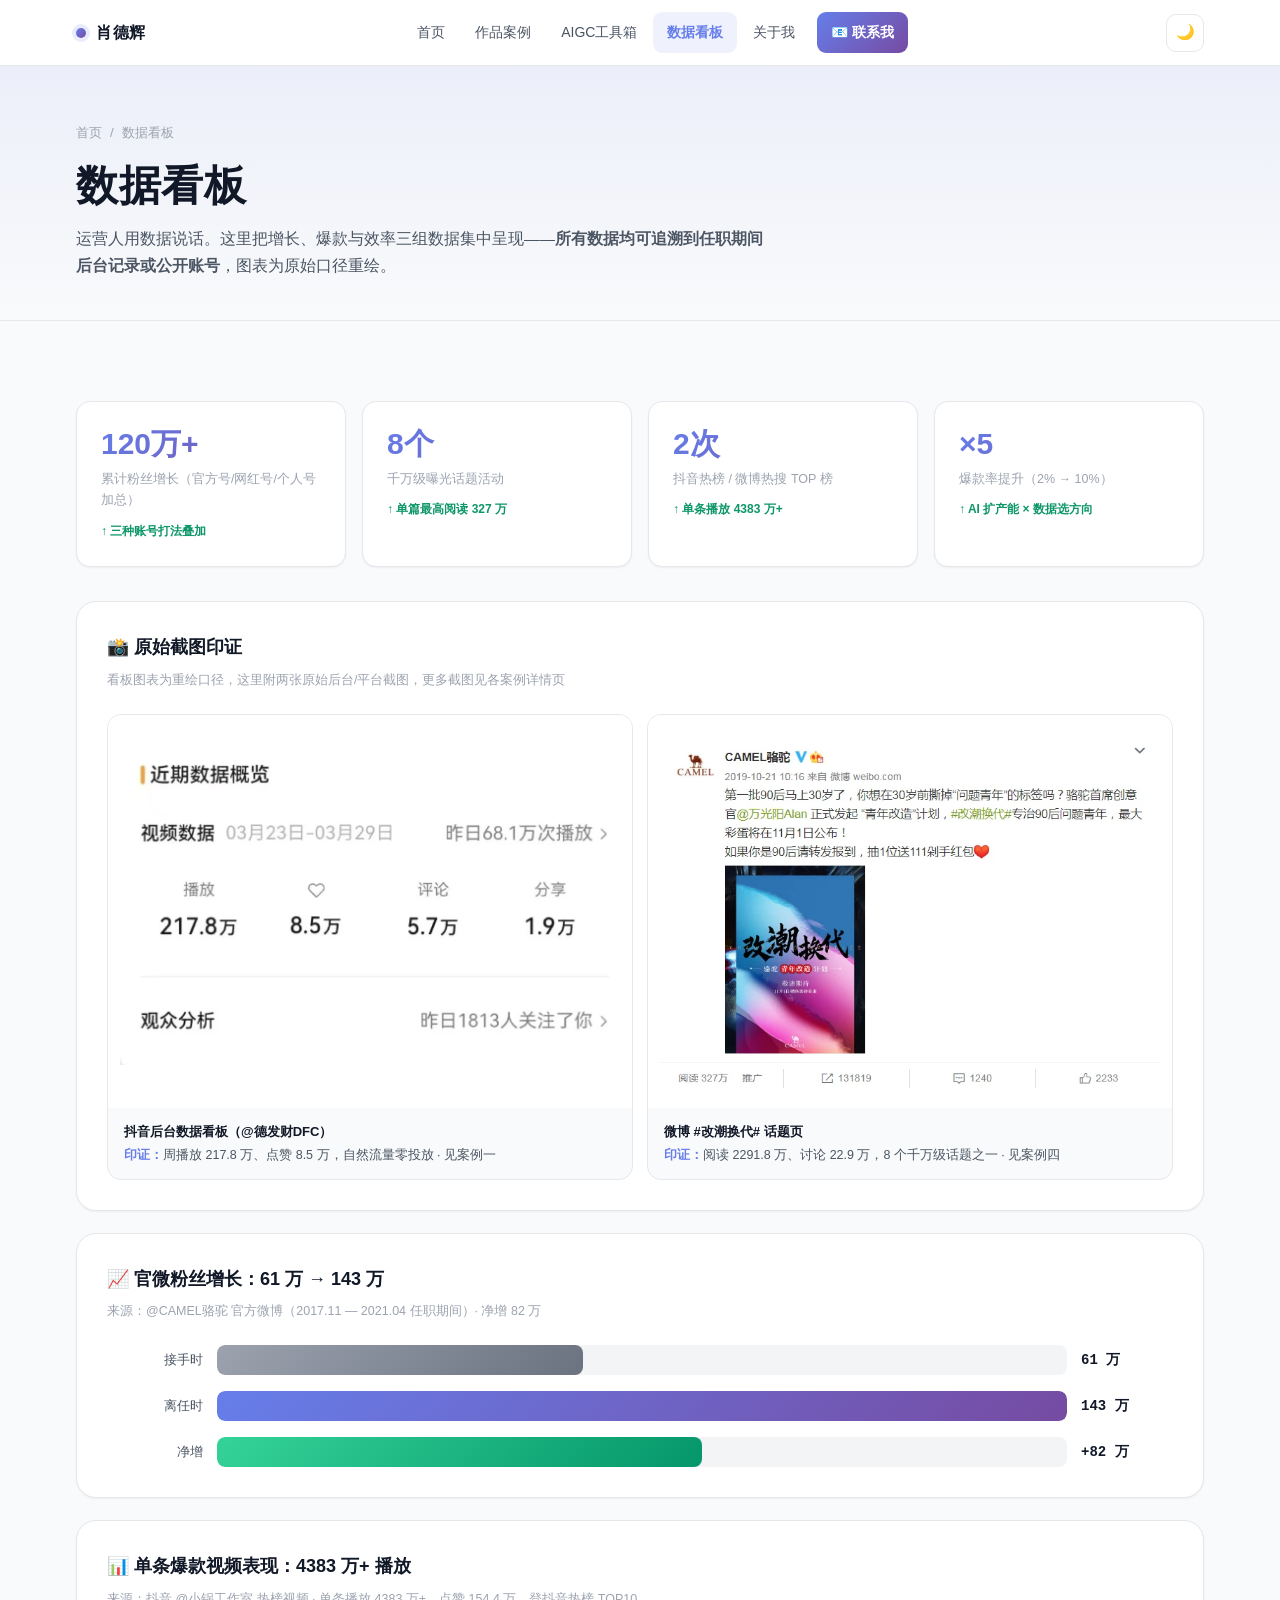
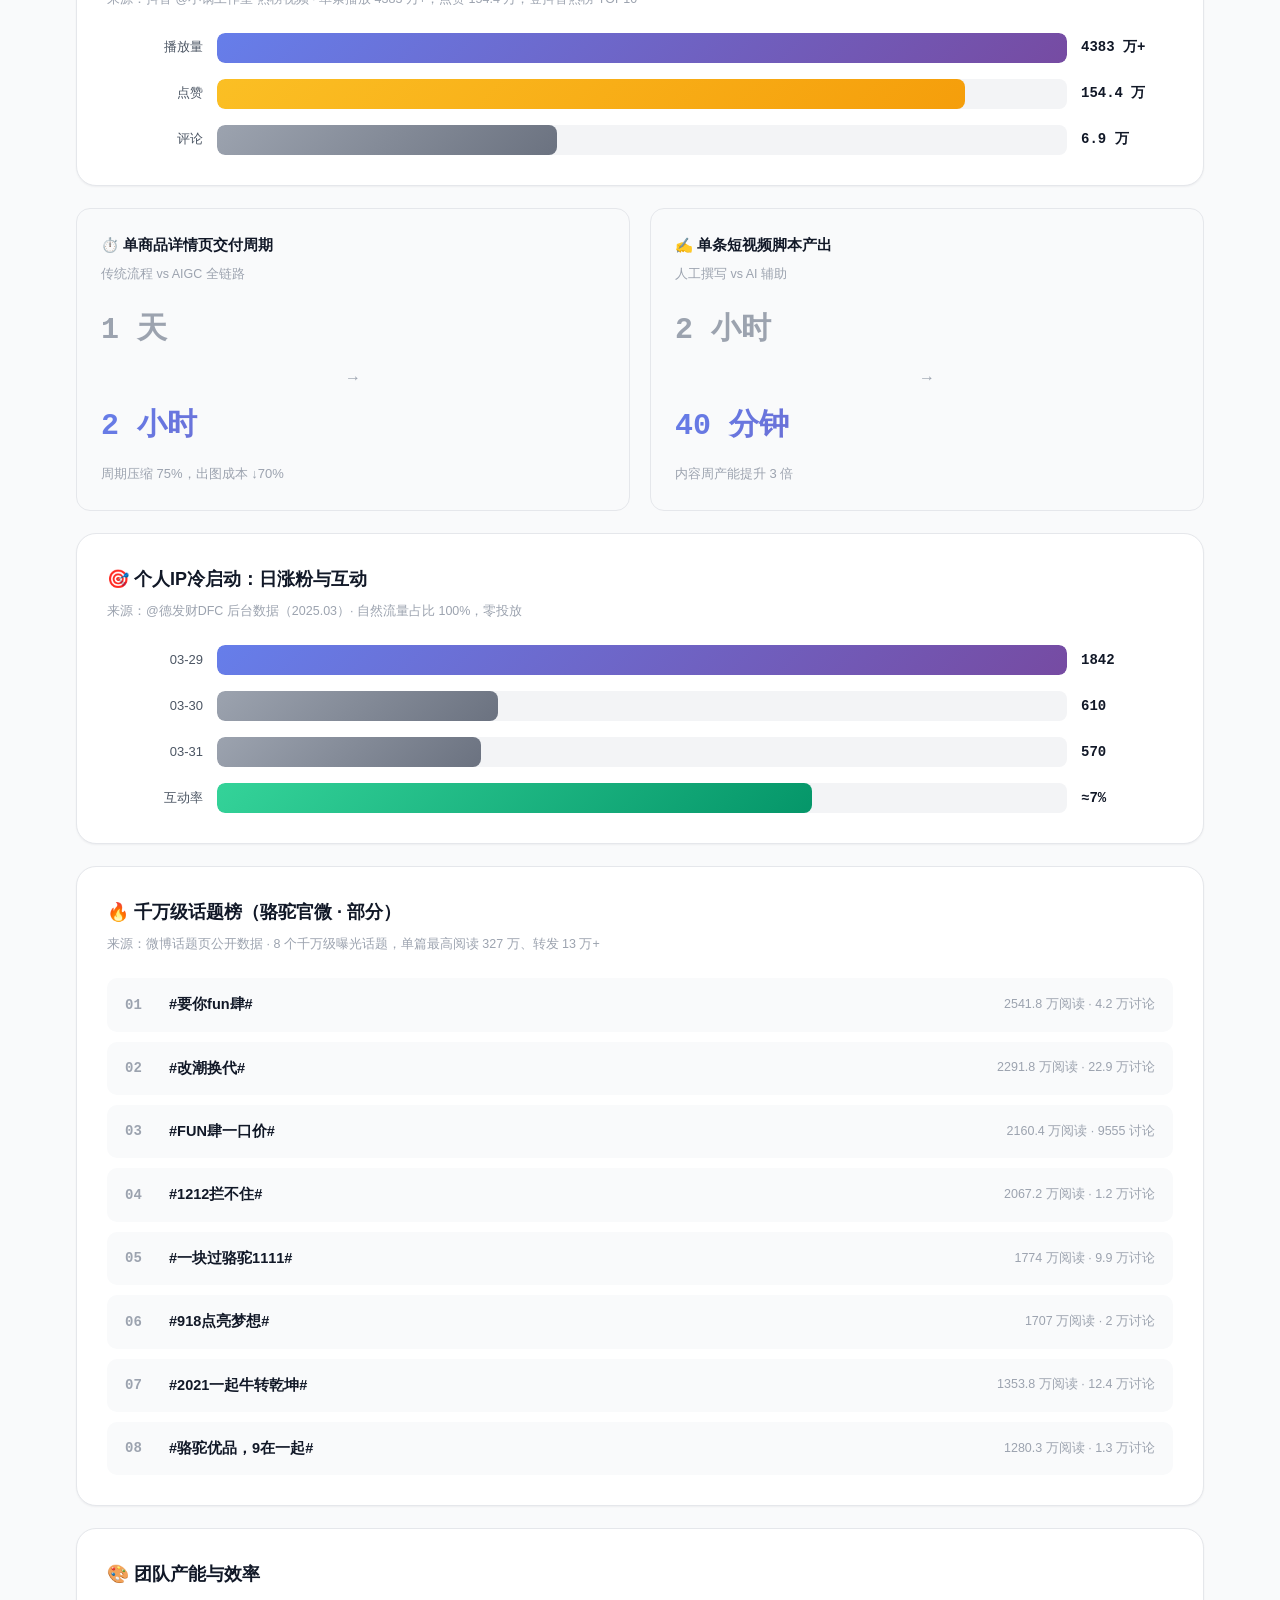
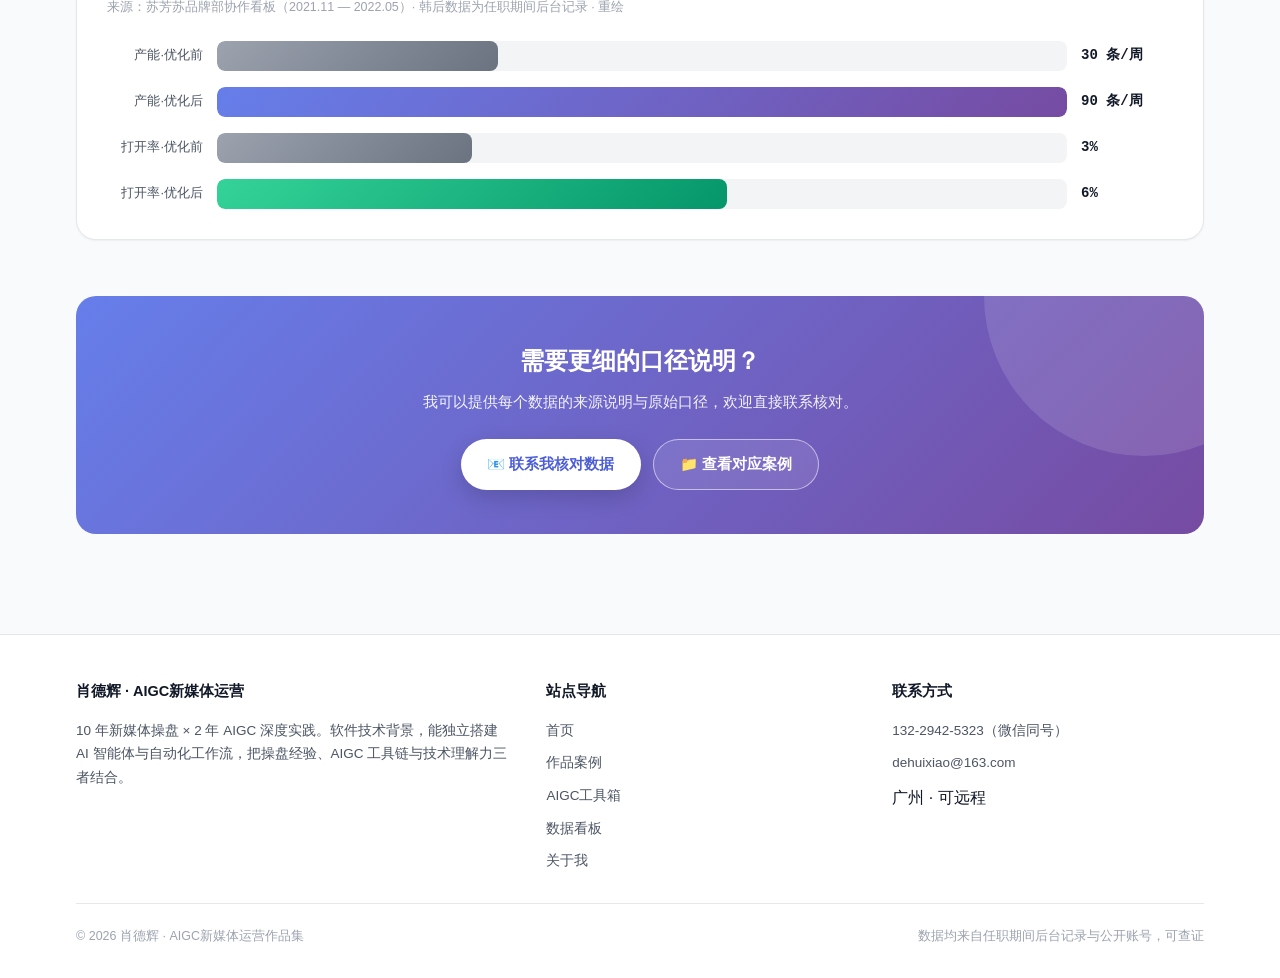
<file: dashboard/index.html>
<!DOCTYPE html>
<html lang="zh-CN">
<head>
<meta charset="UTF-8">
<meta name="viewport" content="width=device-width, initial-scale=1.0">
<title>数据看板 · 肖德辉 AIGC新媒体运营作品集</title>
<meta name="description" content="增长、爆款与效率数据看板：骆驼官微61万→143万、个人号2个月涨粉2万+、8个千万级话题、详情页1天→2小时。数据来自任职期间后台记录与公开账号。">
<meta property="og:type" content="website">
<meta property="og:title" content="数据看板 · 肖德辉 AIGC新媒体运营作品集">
<meta property="og:description" content="增长、爆款与效率数据看板：骆驼官微61万→143万、个人号2个月涨粉2万+、8个千万级话题、详情页1天→2小时。数据来自任职期间后台记录与公开账号。">
<meta property="og:url" content="https://xdhgit.github.io/dashboard/index.html">
<meta property="og:image" content="https://xdhgit.github.io/assets/og-cover.png">
<meta property="og:locale" content="zh_CN">
<meta name="twitter:card" content="summary_large_image">
<meta name="twitter:title" content="数据看板 · 肖德辉 AIGC新媒体运营作品集">
<meta name="twitter:description" content="增长、爆款与效率数据看板：骆驼官微61万→143万、个人号2个月涨粉2万+、8个千万级话题、详情页1天→2小时。数据来自任职期间后台记录与公开账号。">
<meta name="twitter:image" content="https://xdhgit.github.io/assets/og-cover.png">
<link rel="stylesheet" href="../css/style.css">
<link rel="icon" href="data:image/svg+xml,<svg xmlns=%22http://www.w3.org/2000/svg%22 viewBox=%220 0 100 100%22><text y=%22.9em%22 font-size=%2290%22>✨</text></svg>">
<script>try{var t=localStorage.getItem('xd-theme');if(t)document.documentElement.setAttribute('data-theme',t);else if(window.matchMedia&&matchMedia('(prefers-color-scheme: dark)').matches)document.documentElement.setAttribute('data-theme','dark');}catch(e){}</script>
</head>
<body data-page="dashboard">
<img src="../assets/og-cover.png" alt="" aria-hidden="true" style="position:absolute;left:-9999px;top:0;width:1200px;height:630px">

<div id="read-progress"></div>

<nav class="navbar">
  <div class="nav-container">
    <a href="../index.html" class="nav-logo"><span class="logo-dot"></span>肖德辉</a>
    <ul class="nav-links">
        <li><a href="../index.html" data-page="home">首页</a></li>
        <li><a href="../works/index.html" data-page="works">作品案例</a></li>
        <li><a href="../ai-playbook/index.html" data-page="ai-playbook">AIGC工具箱</a></li>
        <li><a href="../dashboard/index.html" data-page="dashboard">数据看板</a></li>
        <li><a href="../about/index.html" data-page="about">关于我</a></li>
      <li><a href="mailto:dehuixiao@163.com" class="nav-cta">📧 联系我</a></li>
    </ul>
    <div class="nav-tools">
      <button class="theme-btn" type="button">🌙</button>
      <button class="nav-toggle" type="button" aria-label="展开菜单"><span></span><span></span><span></span></button>
    </div>
  </div>
</nav>

<main class="main-content">

  <header class="page-head">
    <div class="container">
      <div class="breadcrumb"><a href="../index.html">首页</a><span>/</span><span>数据看板</span></div>
      <h1>数据看板</h1>
      <p class="page-sub">运营人用数据说话。这里把增长、爆款与效率三组数据集中呈现——<b>所有数据均可追溯到任职期间后台记录或公开账号</b>，图表为原始口径重绘。</p>
    </div>
  </header>

  <section class="block">
    <div class="container">

      <div class="dash-kpis">
        <div class="dash-kpi reveal"><div class="v"><span data-count="120">0</span>万+</div><div class="k">累计粉丝增长（官方号/网红号/个人号加总）</div><div class="delta">↑ 三种账号打法叠加</div></div>
        <div class="dash-kpi reveal d1"><div class="v"><span data-count="8">0</span>个</div><div class="k">千万级曝光话题活动</div><div class="delta">↑ 单篇最高阅读 327 万</div></div>
        <div class="dash-kpi reveal d2"><div class="v"><span data-count="2">0</span>次</div><div class="k">抖音热榜 / 微博热搜 TOP 榜</div><div class="delta">↑ 单条播放 4383 万+</div></div>
        <div class="dash-kpi reveal d3"><div class="v">×<span data-count="5">0</span></div><div class="k">爆款率提升（2% → 10%）</div><div class="delta">↑ AI 扩产能 × 数据选方向</div></div>
      </div>

      <div class="panel reveal">
        <h3>📸 原始截图印证</h3>
        <p class="note">看板图表为重绘口径，这里附两张原始后台/平台截图，更多截图见各案例详情页</p>
        <div class="shots c2"><figure class="shot"><div class="frame r43 pad"><img src="../assets/c1-dashboard.webp" alt="抖音后台数据看板原始截图" loading="lazy"></div><figcaption><b>抖音后台数据看板（@德发财DFC）</b><i>印证：</i>周播放 217.8 万、点赞 8.5 万，自然流量零投放 · <a href="../works/ai-personal-ip.html">见案例一</a></figcaption></figure><figure class="shot"><div class="frame r43 pad"><img src="../assets/c4-weibo-gaichao.webp" alt="微博 #改潮换代# 话题页原始截图" loading="lazy"></div><figcaption><b>微博 #改潮换代# 话题页</b><i>印证：</i>阅读 2291.8 万、讨论 22.9 万，8 个千万级话题之一 · <a href="../works/camel-official.html">见案例四</a></figcaption></figure></div>
      </div>

      <div class="panel reveal">
        <h3>📈 官微粉丝增长：61 万 → 143 万</h3>
        <p class="note">来源：@CAMEL骆驼 官方微博（2017.11 — 2021.04 任职期间）· 净增 82 万</p>
        <div class="bars" data-bars>
          <div class="bar-row"><div class="lb">接手时</div><div class="bar-track"><div class="bar-fill alt" data-w="43"></div></div><div class="vl">61 万</div></div>
          <div class="bar-row"><div class="lb">离任时</div><div class="bar-track"><div class="bar-fill " data-w="100"></div></div><div class="vl">143 万</div></div>
          <div class="bar-row"><div class="lb">净增</div><div class="bar-track"><div class="bar-fill green" data-w="57"></div></div><div class="vl">+82 万</div></div>
        </div>
      </div>

      <div class="panel reveal">
        <h3>📊 单条爆款视频表现：4383 万+ 播放</h3>
        <p class="note">来源：抖音 @小锅工作室 热榜视频 · 单条播放 4383 万+，点赞 154.4 万，登抖音热榜 TOP10</p>
        <div class="bars" data-bars>
          <div class="bar-row"><div class="lb">播放量</div><div class="bar-track"><div class="bar-fill " data-w="100"></div></div><div class="vl">4383 万+</div></div>
          <div class="bar-row"><div class="lb">点赞</div><div class="bar-track"><div class="bar-fill amber" data-w="88"></div></div><div class="vl">154.4 万</div></div>
          <div class="bar-row"><div class="lb">评论</div><div class="bar-track"><div class="bar-fill alt" data-w="40"></div></div><div class="vl">6.9 万</div></div>
        </div>
      </div>

      <div class="compare" style="margin-bottom:22px">
        <div class="compare-col reveal"><h4>⏱️ 单商品详情页交付周期</h4><div class="cap">传统流程 vs AIGC 全链路</div>
          <div class="big old">1 天</div>
          <div style="text-align:center;color:var(--text-dim);margin:8px 0">→</div>
          <div class="big new">2 小时</div>
          <div class="muted" style="margin-top:10px">周期压缩 75%，出图成本 ↓70%</div></div>
        <div class="compare-col reveal d1"><h4>✍️ 单条短视频脚本产出</h4><div class="cap">人工撰写 vs AI 辅助</div>
          <div class="big old">2 小时</div>
          <div style="text-align:center;color:var(--text-dim);margin:8px 0">→</div>
          <div class="big new">40 分钟</div>
          <div class="muted" style="margin-top:10px">内容周产能提升 3 倍</div></div>
      </div>

      <div class="panel reveal">
        <h3>🎯 个人IP冷启动：日涨粉与互动</h3>
        <p class="note">来源：@德发财DFC 后台数据（2025.03）· 自然流量占比 100%，零投放</p>
        <div class="bars" data-bars>
          <div class="bar-row"><div class="lb">03-29</div><div class="bar-track"><div class="bar-fill " data-w="100"></div></div><div class="vl">1842</div></div>
          <div class="bar-row"><div class="lb">03-30</div><div class="bar-track"><div class="bar-fill alt" data-w="33"></div></div><div class="vl">610</div></div>
          <div class="bar-row"><div class="lb">03-31</div><div class="bar-track"><div class="bar-fill alt" data-w="31"></div></div><div class="vl">570</div></div>
          <div class="bar-row"><div class="lb">互动率</div><div class="bar-track"><div class="bar-fill green" data-w="70"></div></div><div class="vl">≈7%</div></div>
        </div>
      </div>

      <div class="panel reveal">
        <h3>🔥 千万级话题榜（骆驼官微 · 部分）</h3>
        <p class="note">来源：微博话题页公开数据 · 8 个千万级曝光话题，单篇最高阅读 327 万、转发 13 万+</p>
        <div class="topic-list"><div class="topic reveal"><div class="rk">01</div><div class="nm">#要你fun肆#</div><div class="mt">2541.8 万阅读 · 4.2 万讨论</div></div><div class="topic reveal"><div class="rk">02</div><div class="nm">#改潮换代#</div><div class="mt">2291.8 万阅读 · 22.9 万讨论</div></div><div class="topic reveal"><div class="rk">03</div><div class="nm">#FUN肆一口价#</div><div class="mt">2160.4 万阅读 · 9555 讨论</div></div><div class="topic reveal"><div class="rk">04</div><div class="nm">#1212拦不住#</div><div class="mt">2067.2 万阅读 · 1.2 万讨论</div></div><div class="topic reveal"><div class="rk">05</div><div class="nm">#一块过骆驼1111#</div><div class="mt">1774 万阅读 · 9.9 万讨论</div></div><div class="topic reveal"><div class="rk">06</div><div class="nm">#918点亮梦想#</div><div class="mt">1707 万阅读 · 2 万讨论</div></div><div class="topic reveal"><div class="rk">07</div><div class="nm">#2021一起牛转乾坤#</div><div class="mt">1353.8 万阅读 · 12.4 万讨论</div></div><div class="topic reveal"><div class="rk">08</div><div class="nm">#骆驼优品，9在一起#</div><div class="mt">1280.3 万阅读 · 1.3 万讨论</div></div></div>
      </div>

      <div class="panel reveal">
        <h3>🎨 团队产能与效率</h3>
        <p class="note">来源：苏芳苏品牌部协作看板（2021.11 — 2022.05）· 韩后数据为任职期间后台记录 · 重绘</p>
        <div class="bars" data-bars>
          <div class="bar-row"><div class="lb">产能·优化前</div><div class="bar-track"><div class="bar-fill alt" data-w="33"></div></div><div class="vl">30 条/周</div></div>
          <div class="bar-row"><div class="lb">产能·优化后</div><div class="bar-track"><div class="bar-fill " data-w="100"></div></div><div class="vl">90 条/周</div></div>
          <div class="bar-row"><div class="lb">打开率·优化前</div><div class="bar-track"><div class="bar-fill alt" data-w="30"></div></div><div class="vl">3%</div></div>
          <div class="bar-row"><div class="lb">打开率·优化后</div><div class="bar-track"><div class="bar-fill green" data-w="60"></div></div><div class="vl">6%</div></div>
        </div>
      </div>

      <div class="cta-banner reveal">
        <h3>需要更细的口径说明？</h3>
        <p>我可以提供每个数据的来源说明与原始口径，欢迎直接联系核对。</p>
        <div class="btn-row">
          <a href="mailto:dehuixiao@163.com" class="btn btn-primary">📧 联系我核对数据</a>
          <a href="../works/index.html" class="btn btn-outline">📁 查看对应案例</a>
        </div>
      </div>

    </div>
  </section>

</main>

<footer class="footer">
  <div class="container">
    <div class="footer-grid">
      <div>
        <h5>肖德辉 · AIGC新媒体运营</h5>
        <p>10 年新媒体操盘 × 2 年 AIGC 深度实践。软件技术背景，能独立搭建 AI 智能体与自动化工作流，把操盘经验、AIGC 工具链与技术理解力三者结合。</p>
      </div>
      <div>
        <h5>站点导航</h5>
        <div class="footer-links">
          <a href="../index.html">首页</a>
          <a href="../works/index.html">作品案例</a>
          <a href="../ai-playbook/index.html">AIGC工具箱</a>
          <a href="../dashboard/index.html">数据看板</a>
          <a href="../about/index.html">关于我</a>
        </div>
      </div>
      <div>
        <h5>联系方式</h5>
        <div class="footer-links">
          <a href="tel:13229425323">132-2942-5323（微信同号）</a>
          <a href="mailto:dehuixiao@163.com">dehuixiao@163.com</a>
          <span>广州 · 可远程</span>
        </div>
      </div>
    </div>
    <div class="footer-bottom">
      <span>© <span data-year>2026</span> 肖德辉 · AIGC新媒体运营作品集</span>
      <span>数据均来自任职期间后台记录与公开账号，可查证</span>
    </div>
  </div>
</footer>
<script src="../js/main.js"></script>
<script charset="UTF-8" id="LA_COLLECT" src="//sdk.51.la/js-sdk-pro.min.js"></script>
<script>LA.init({id:"3RXWI8lZXUsdliAu",ck:"3RXWI8lZXUsdliAu"})</script>
</body>
</html>
</file>
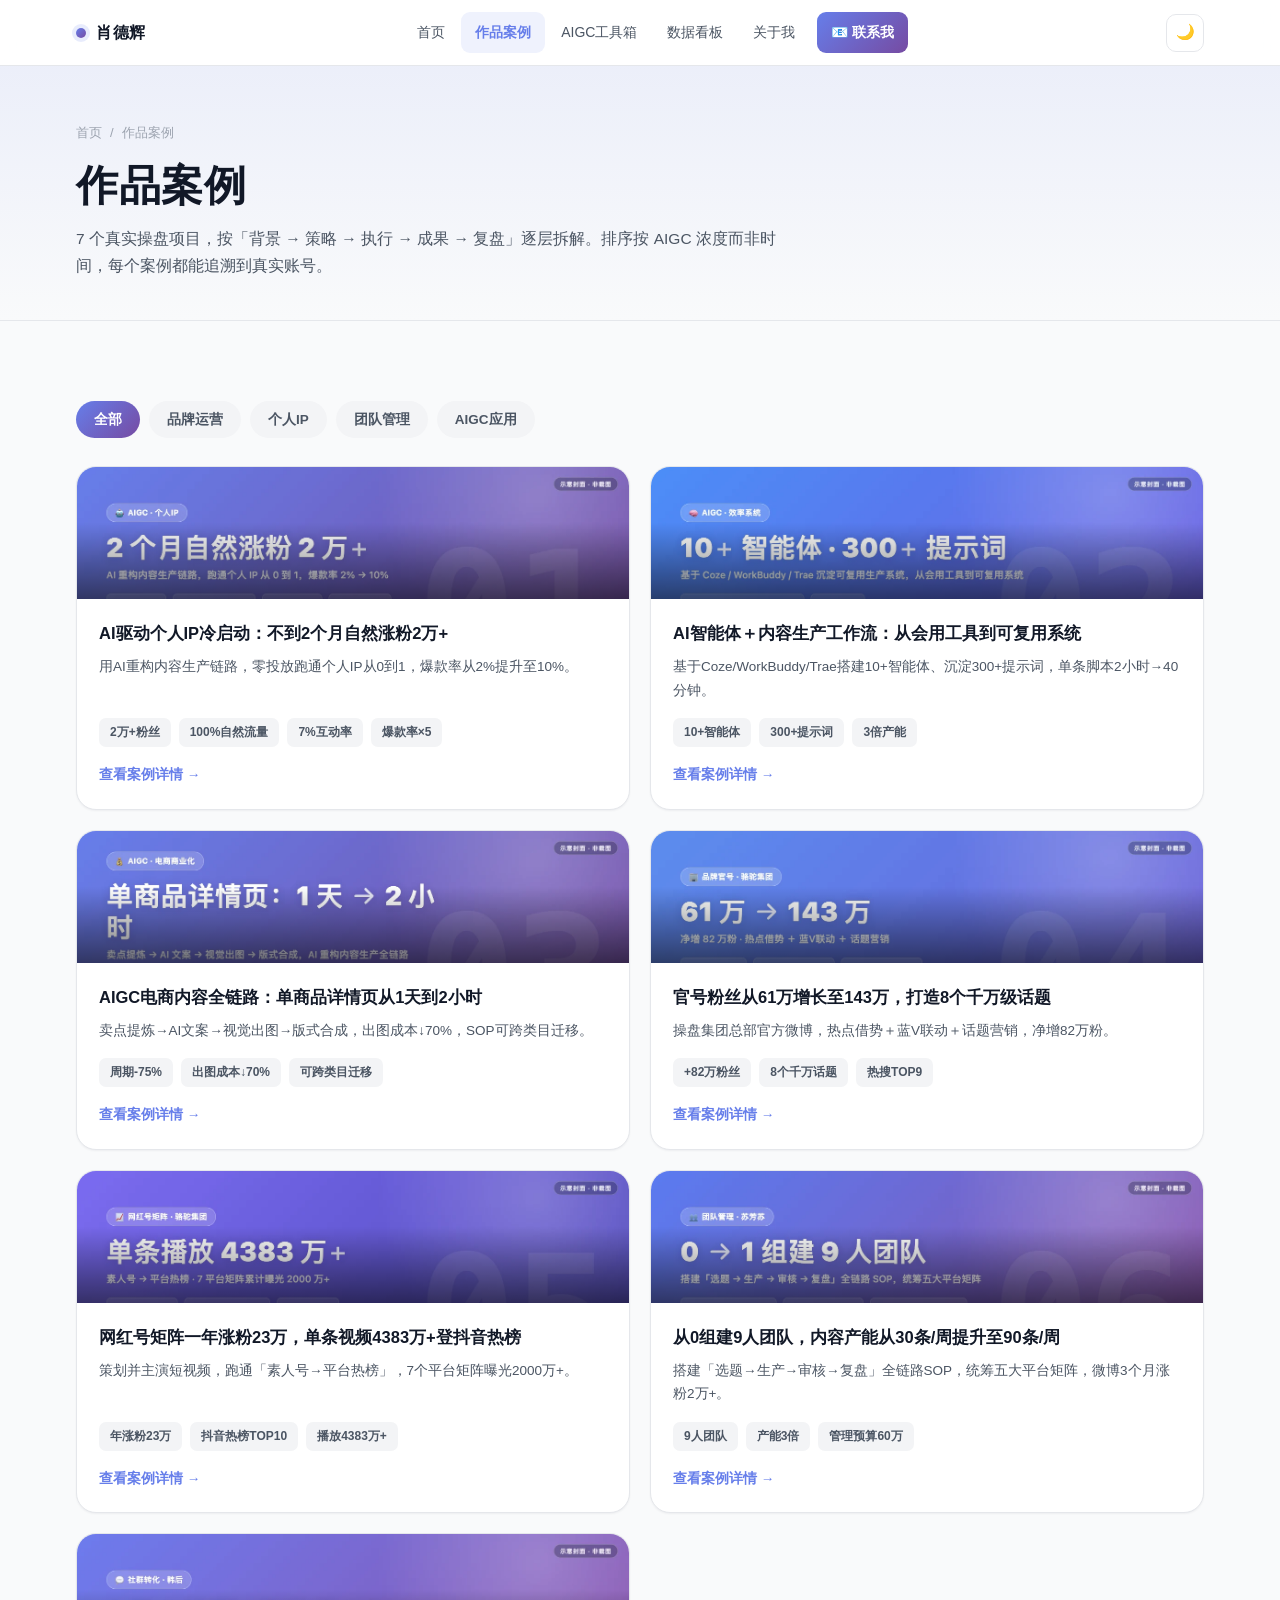
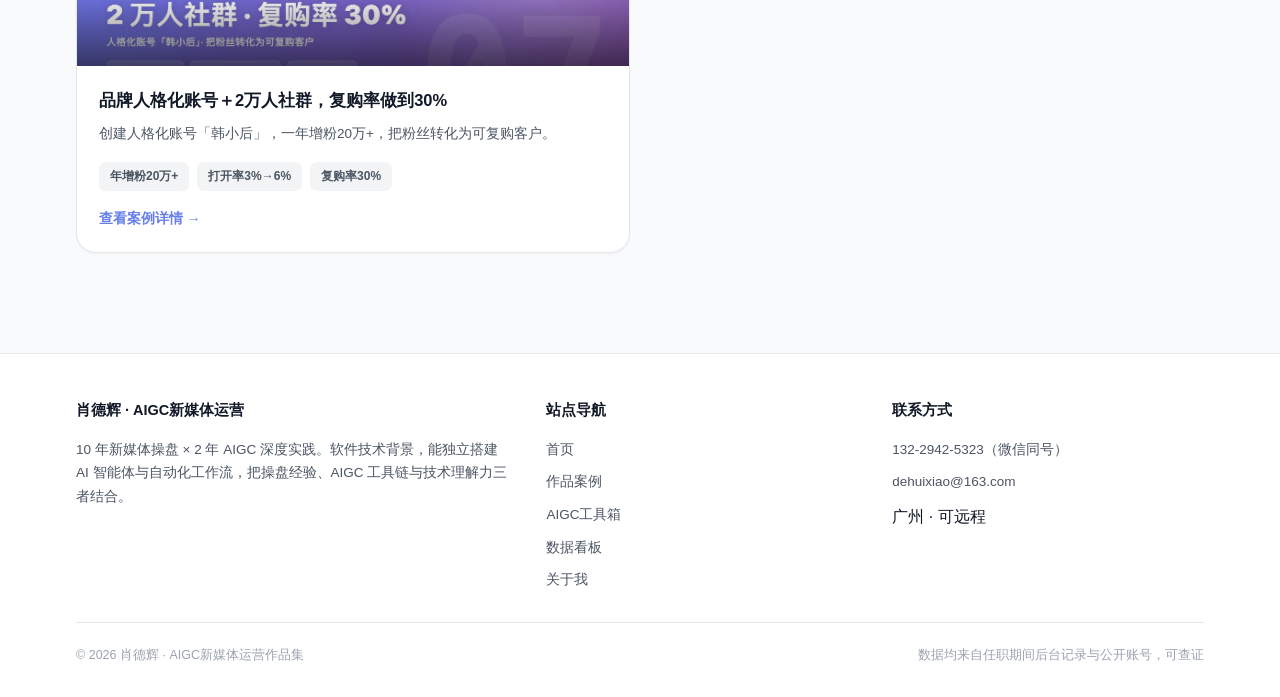
<file: works/index.html>
<!DOCTYPE html>
<html lang="zh-CN">
<head>
<meta charset="UTF-8">
<meta name="viewport" content="width=device-width, initial-scale=1.0">
<title>作品案例 · 肖德辉 AIGC新媒体运营作品集</title>
<meta name="description" content="7个真实操盘案例：品牌官号从61万到143万、个人IP零预算冷启动、AIGC电商内容全链路、9人团队从0搭建。按STAR结构拆解。">
<meta property="og:type" content="website">
<meta property="og:title" content="作品案例 · 肖德辉 AIGC新媒体运营作品集">
<meta property="og:description" content="7个真实操盘案例：品牌官号从61万到143万、个人IP零预算冷启动、AIGC电商内容全链路、9人团队从0搭建。按STAR结构拆解。">
<meta property="og:url" content="https://xdhgit.github.io/works/index.html">
<meta property="og:image" content="https://xdhgit.github.io/assets/og-cover.png">
<meta property="og:locale" content="zh_CN">
<meta name="twitter:card" content="summary_large_image">
<meta name="twitter:title" content="作品案例 · 肖德辉 AIGC新媒体运营作品集">
<meta name="twitter:description" content="7个真实操盘案例：品牌官号从61万到143万、个人IP零预算冷启动、AIGC电商内容全链路、9人团队从0搭建。按STAR结构拆解。">
<meta name="twitter:image" content="https://xdhgit.github.io/assets/og-cover.png">
<link rel="stylesheet" href="../css/style.css">
<link rel="icon" href="data:image/svg+xml,<svg xmlns=%22http://www.w3.org/2000/svg%22 viewBox=%220 0 100 100%22><text y=%22.9em%22 font-size=%2290%22>✨</text></svg>">
<script>try{var t=localStorage.getItem('xd-theme');if(t)document.documentElement.setAttribute('data-theme',t);else if(window.matchMedia&&matchMedia('(prefers-color-scheme: dark)').matches)document.documentElement.setAttribute('data-theme','dark');}catch(e){}</script>
</head>
<body data-page="works">
<img src="../assets/og-cover.png" alt="" aria-hidden="true" style="position:absolute;left:-9999px;top:0;width:1200px;height:630px">

<div id="read-progress"></div>

<nav class="navbar">
  <div class="nav-container">
    <a href="../index.html" class="nav-logo"><span class="logo-dot"></span>肖德辉</a>
    <ul class="nav-links">
        <li><a href="../index.html" data-page="home">首页</a></li>
        <li><a href="../works/index.html" data-page="works">作品案例</a></li>
        <li><a href="../ai-playbook/index.html" data-page="ai-playbook">AIGC工具箱</a></li>
        <li><a href="../dashboard/index.html" data-page="dashboard">数据看板</a></li>
        <li><a href="../about/index.html" data-page="about">关于我</a></li>
      <li><a href="mailto:dehuixiao@163.com" class="nav-cta">📧 联系我</a></li>
    </ul>
    <div class="nav-tools">
      <button class="theme-btn" type="button">🌙</button>
      <button class="nav-toggle" type="button" aria-label="展开菜单"><span></span><span></span><span></span></button>
    </div>
  </div>
</nav>

<main class="main-content">

  <header class="page-head">
    <div class="container">
      <div class="breadcrumb"><a href="../index.html">首页</a><span>/</span><span>作品案例</span></div>
      <h1>作品案例</h1>
      <p class="page-sub">7 个真实操盘项目，按「背景 → 策略 → 执行 → 成果 → 复盘」逐层拆解。排序按 AIGC 浓度而非时间，每个案例都能追溯到真实账号。</p>
    </div>
  </header>

  <section class="block">
    <div class="container">
      <div class="filters">
        <button class="active" data-filter="all">全部</button>
        <button data-filter="brand">品牌运营</button>
        <button data-filter="personal-ip">个人IP</button>
        <button data-filter="team">团队管理</button>
        <button data-filter="aigc">AIGC应用</button>
      </div>
      <div class="case-grid cols-2"><article class="case-card reveal" data-cat="personal-ip">
        <div class="case-thumb has-img"><img src="../assets/cover-c1.webp" alt="AIGC · 个人IP" loading="lazy"></div>
        <div class="case-info">
          <h4>AI驱动个人IP冷启动：不到2个月自然涨粉2万+</h4>
          <p>用AI重构内容生产链路，零投放跑通个人IP从0到1，爆款率从2%提升至10%。</p>
          <div class="case-metrics"><span class="case-metric">2万+粉丝</span><span class="case-metric">100%自然流量</span><span class="case-metric">7%互动率</span><span class="case-metric">爆款率×5</span></div>
          <a class="case-more" href="../works/ai-personal-ip.html">查看案例详情 →</a>
        </div>
      </article><article class="case-card reveal" data-cat="aigc">
        <div class="case-thumb has-img"><img src="../assets/cover-c2.webp" alt="AIGC · 效率系统" loading="lazy"></div>
        <div class="case-info">
          <h4>AI智能体＋内容生产工作流：从会用工具到可复用系统</h4>
          <p>基于Coze/WorkBuddy/Trae搭建10+智能体、沉淀300+提示词，单条脚本2小时→40分钟。</p>
          <div class="case-metrics"><span class="case-metric">10+智能体</span><span class="case-metric">300+提示词</span><span class="case-metric">3倍产能</span></div>
          <a class="case-more" href="../works/ai-workflow.html">查看案例详情 →</a>
        </div>
      </article><article class="case-card reveal" data-cat="aigc">
        <div class="case-thumb has-img"><img src="../assets/cover-c3.webp" alt="AIGC · 电商商业化" loading="lazy"></div>
        <div class="case-info">
          <h4>AIGC电商内容全链路：单商品详情页从1天到2小时</h4>
          <p>卖点提炼→AI文案→视觉出图→版式合成，出图成本↓70%，SOP可跨类目迁移。</p>
          <div class="case-metrics"><span class="case-metric">周期-75%</span><span class="case-metric">出图成本↓70%</span><span class="case-metric">可跨类目迁移</span></div>
          <a class="case-more" href="../works/aigc-ecommerce.html">查看案例详情 →</a>
        </div>
      </article><article class="case-card reveal" data-cat="brand">
        <div class="case-thumb has-img"><img src="../assets/cover-c4.webp" alt="品牌官号 · 骆驼集团" loading="lazy"></div>
        <div class="case-info">
          <h4>官号粉丝从61万增长至143万，打造8个千万级话题</h4>
          <p>操盘集团总部官方微博，热点借势＋蓝V联动＋话题营销，净增82万粉。</p>
          <div class="case-metrics"><span class="case-metric">+82万粉丝</span><span class="case-metric">8个千万话题</span><span class="case-metric">热搜TOP9</span></div>
          <a class="case-more" href="../works/camel-official.html">查看案例详情 →</a>
        </div>
      </article><article class="case-card reveal" data-cat="brand">
        <div class="case-thumb has-img"><img src="../assets/cover-c5.webp" alt="网红号矩阵 · 骆驼集团" loading="lazy"></div>
        <div class="case-info">
          <h4>网红号矩阵一年涨粉23万，单条视频4383万+登抖音热榜</h4>
          <p>策划并主演短视频，跑通「素人号→平台热榜」，7个平台矩阵曝光2000万+。</p>
          <div class="case-metrics"><span class="case-metric">年涨粉23万</span><span class="case-metric">抖音热榜TOP10</span><span class="case-metric">播放4383万+</span></div>
          <a class="case-more" href="../works/influencer-matrix.html">查看案例详情 →</a>
        </div>
      </article><article class="case-card reveal" data-cat="team">
        <div class="case-thumb has-img"><img src="../assets/cover-c6.webp" alt="团队管理 · 苏芳苏" loading="lazy"></div>
        <div class="case-info">
          <h4>从0组建9人团队，内容产能从30条/周提升至90条/周</h4>
          <p>搭建「选题→生产→审核→复盘」全链路SOP，统筹五大平台矩阵，微博3个月涨粉2万+。</p>
          <div class="case-metrics"><span class="case-metric">9人团队</span><span class="case-metric">产能3倍</span><span class="case-metric">管理预算60万</span></div>
          <a class="case-more" href="../works/team-building.html">查看案例详情 →</a>
        </div>
      </article><article class="case-card reveal" data-cat="team">
        <div class="case-thumb has-img"><img src="../assets/cover-c7.webp" alt="社群转化 · 韩后（示意卡片）" loading="lazy"></div>
        <div class="case-info">
          <h4>品牌人格化账号＋2万人社群，复购率做到30%</h4>
          <p>创建人格化账号「韩小后」，一年增粉20万+，把粉丝转化为可复购客户。</p>
          <div class="case-metrics"><span class="case-metric">年增粉20万+</span><span class="case-metric">打开率3%→6%</span><span class="case-metric">复购率30%</span></div>
          <a class="case-more" href="../works/hanhou-community.html">查看案例详情 →</a>
        </div>
      </article></div>
    </div>
  </section>

</main>

<footer class="footer">
  <div class="container">
    <div class="footer-grid">
      <div>
        <h5>肖德辉 · AIGC新媒体运营</h5>
        <p>10 年新媒体操盘 × 2 年 AIGC 深度实践。软件技术背景，能独立搭建 AI 智能体与自动化工作流，把操盘经验、AIGC 工具链与技术理解力三者结合。</p>
      </div>
      <div>
        <h5>站点导航</h5>
        <div class="footer-links">
          <a href="../index.html">首页</a>
          <a href="../works/index.html">作品案例</a>
          <a href="../ai-playbook/index.html">AIGC工具箱</a>
          <a href="../dashboard/index.html">数据看板</a>
          <a href="../about/index.html">关于我</a>
        </div>
      </div>
      <div>
        <h5>联系方式</h5>
        <div class="footer-links">
          <a href="tel:13229425323">132-2942-5323（微信同号）</a>
          <a href="mailto:dehuixiao@163.com">dehuixiao@163.com</a>
          <span>广州 · 可远程</span>
        </div>
      </div>
    </div>
    <div class="footer-bottom">
      <span>© <span data-year>2026</span> 肖德辉 · AIGC新媒体运营作品集</span>
      <span>数据均来自任职期间后台记录与公开账号，可查证</span>
    </div>
  </div>
</footer>
<script src="../js/main.js"></script>
<script charset="UTF-8" id="LA_COLLECT" src="//sdk.51.la/js-sdk-pro.min.js"></script>
<script>LA.init({id:"3RXWI8lZXUsdliAu",ck:"3RXWI8lZXUsdliAu"})</script>
</body>
</html>
</file>
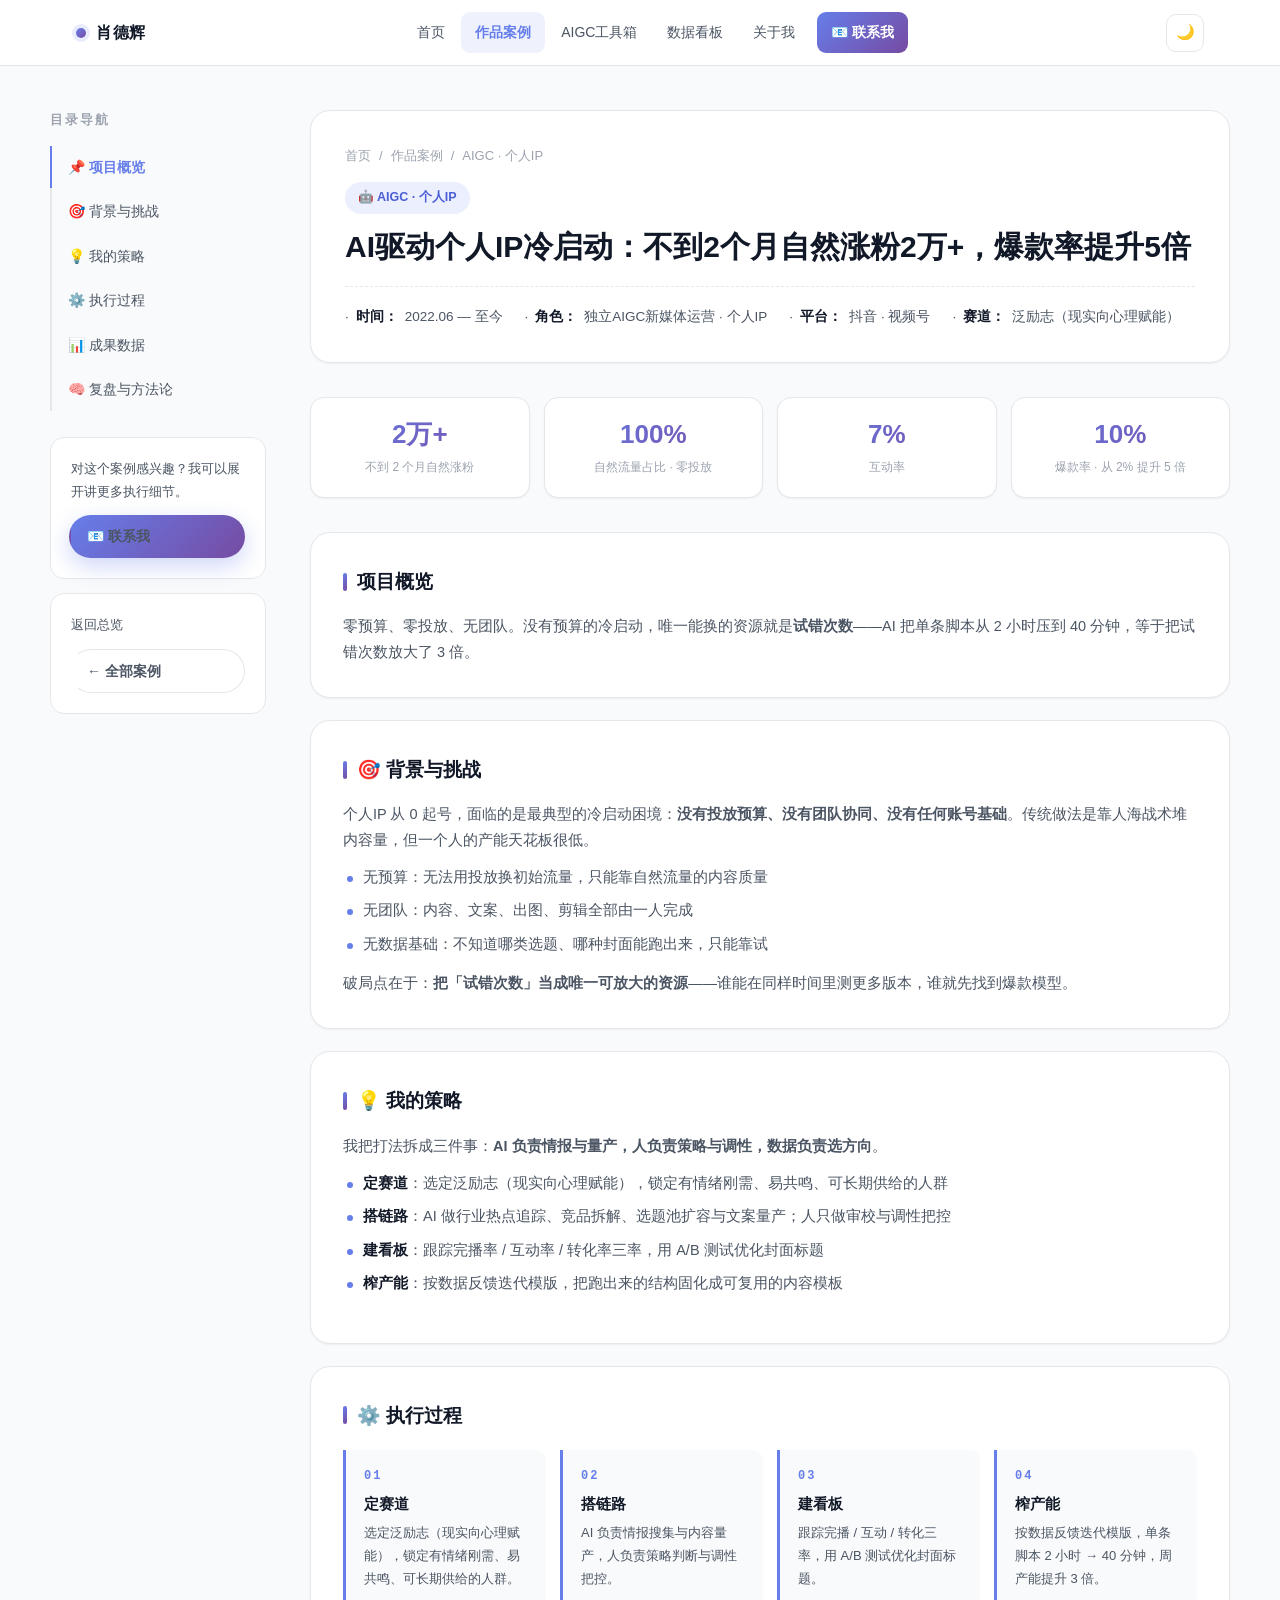
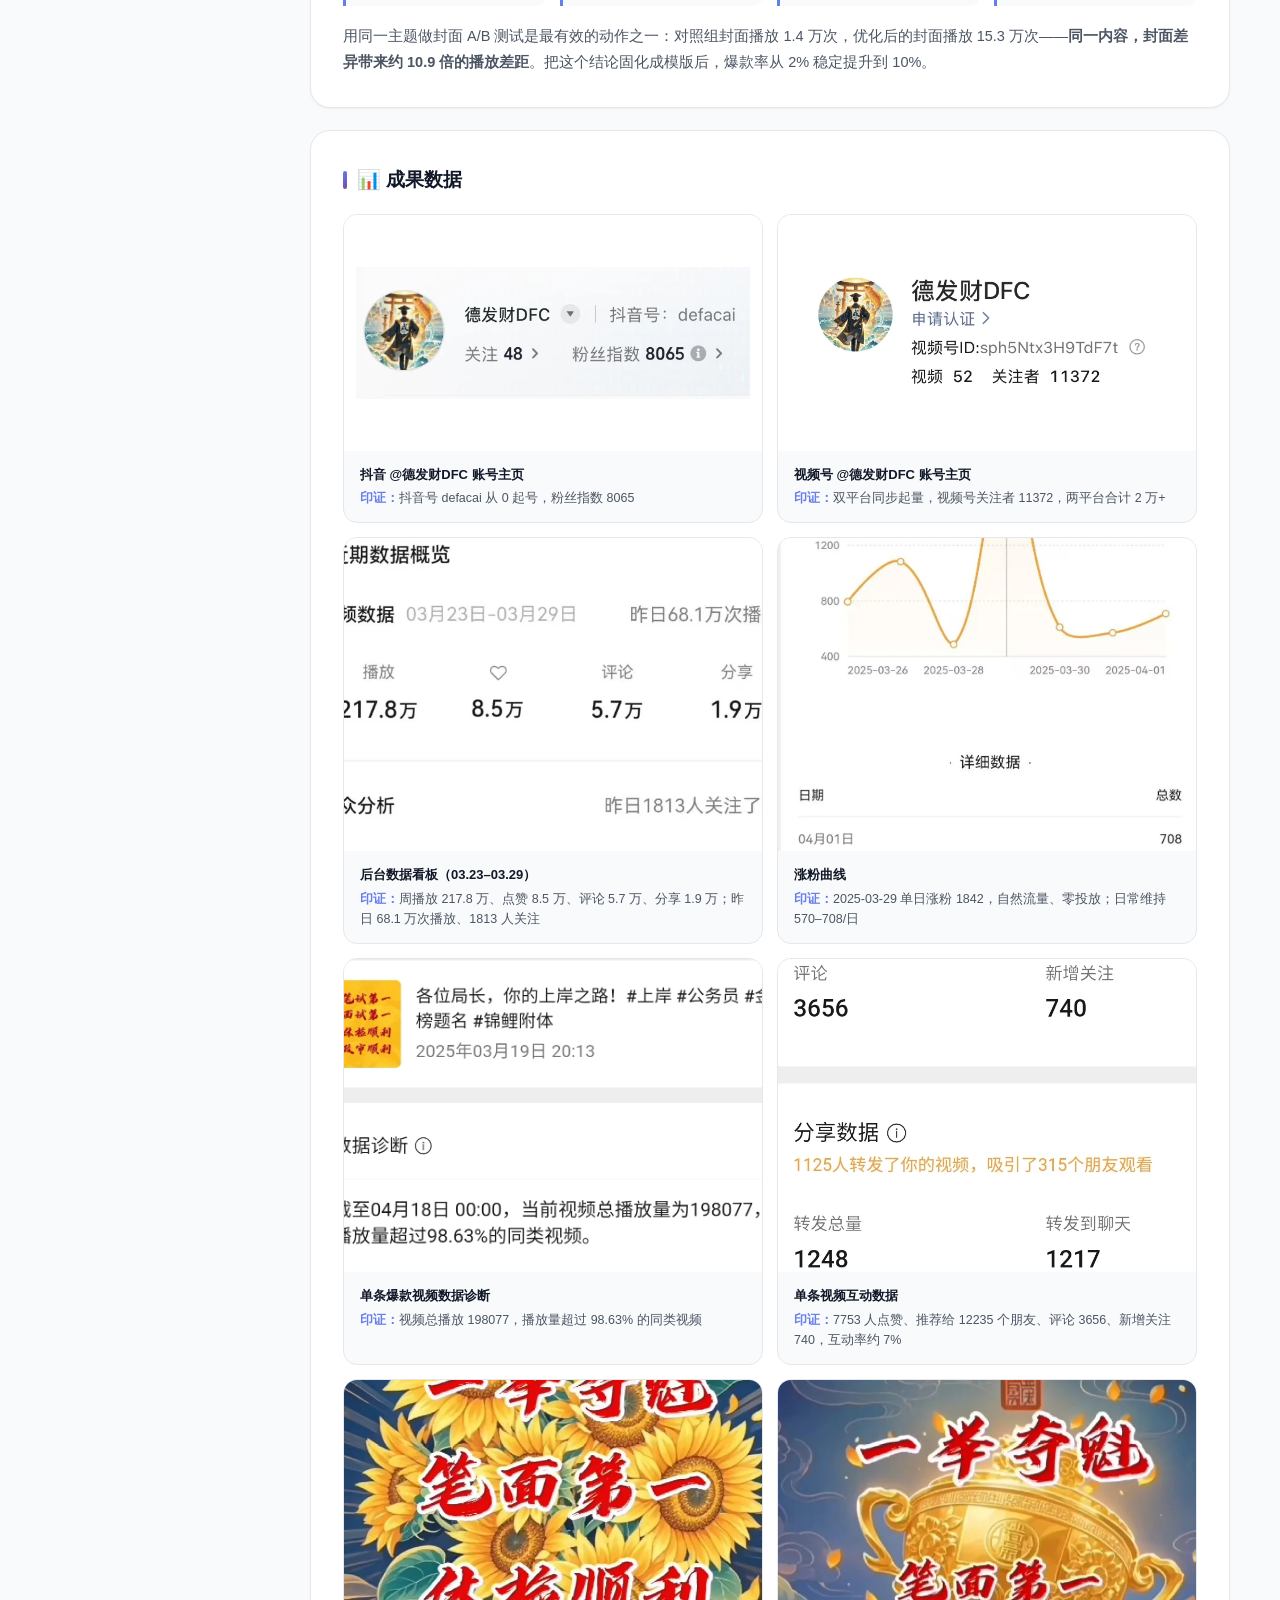
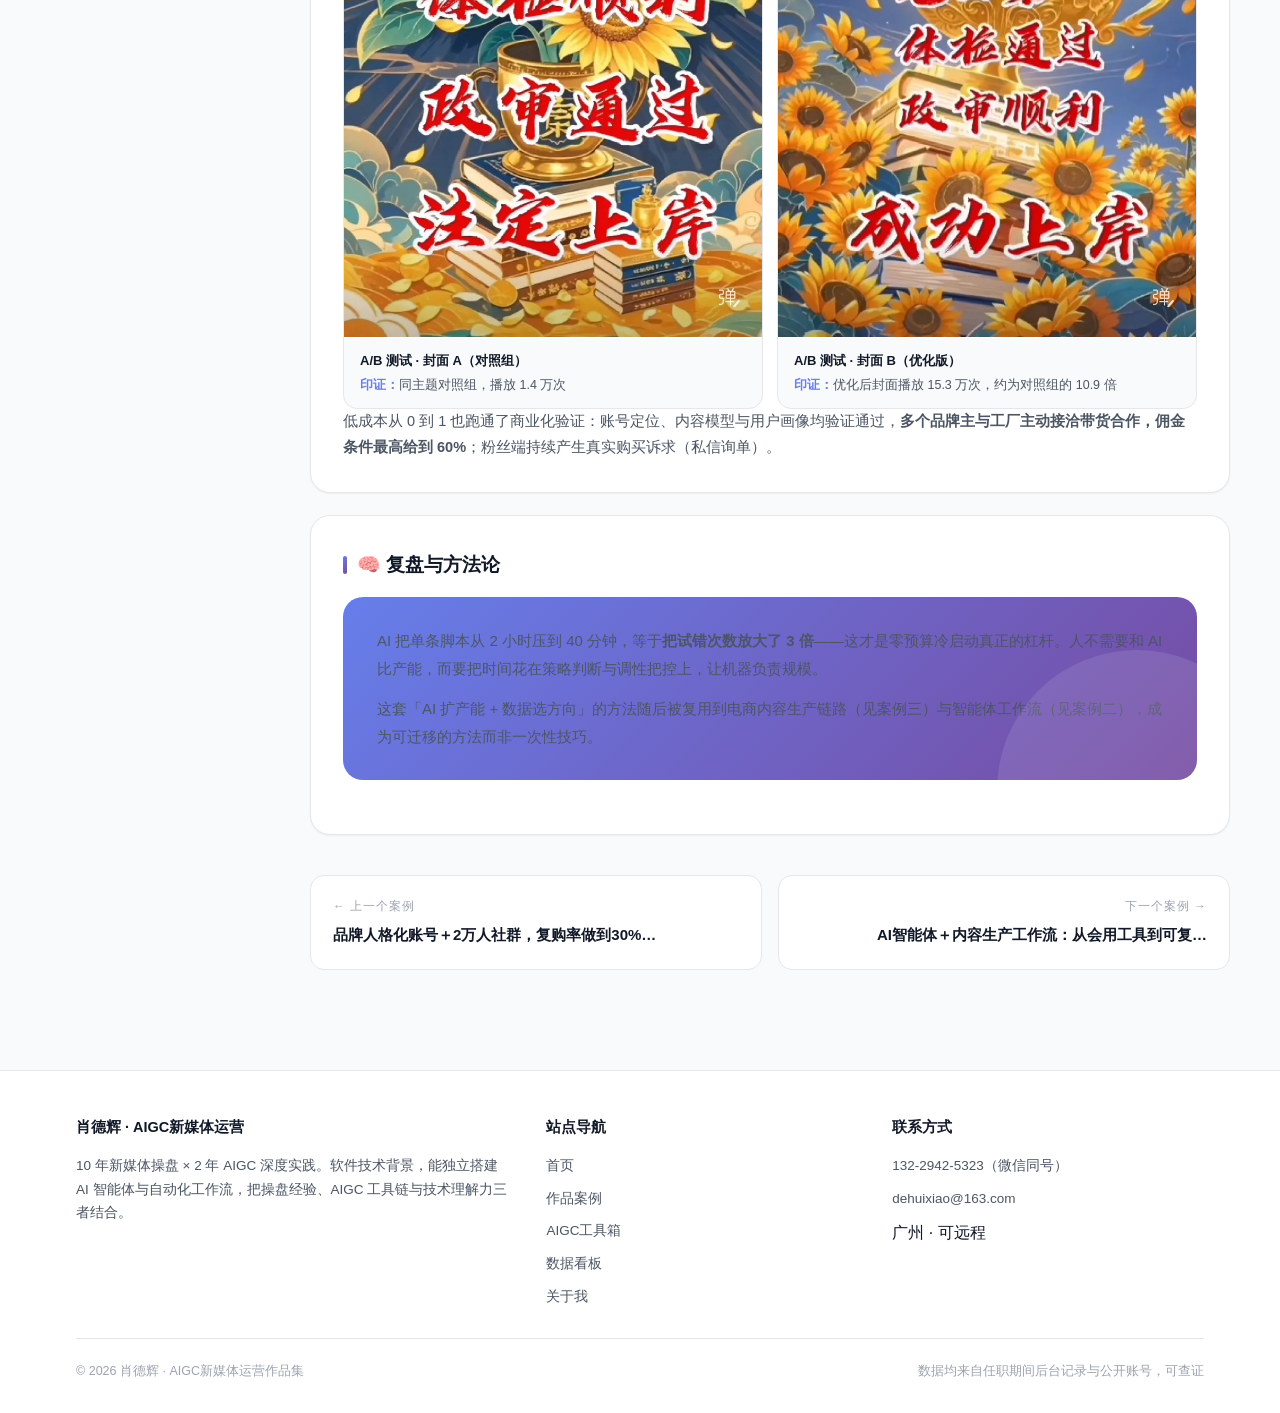
<file: works/ai-personal-ip.html>
<!DOCTYPE html>
<html lang="zh-CN">
<head>
<meta charset="UTF-8">
<meta name="viewport" content="width=device-width, initial-scale=1.0">
<title>AI驱动个人IP冷启动：不到2个月自然涨粉2万+ · 肖德辉作品集</title>
<meta name="description" content="用AI重构内容生产链路，零投放跑通个人IP从0到1，爆款率从2%提升至10%。">
<meta property="og:type" content="website">
<meta property="og:title" content="AI驱动个人IP冷启动：不到2个月自然涨粉2万+ · 肖德辉作品集">
<meta property="og:description" content="用AI重构内容生产链路，零投放跑通个人IP从0到1，爆款率从2%提升至10%。">
<meta property="og:url" content="https://xdhgit.github.io/works/ai-personal-ip.html">
<meta property="og:image" content="https://xdhgit.github.io/assets/og-cover.png">
<meta property="og:locale" content="zh_CN">
<meta name="twitter:card" content="summary_large_image">
<meta name="twitter:title" content="AI驱动个人IP冷启动：不到2个月自然涨粉2万+ · 肖德辉作品集">
<meta name="twitter:description" content="用AI重构内容生产链路，零投放跑通个人IP从0到1，爆款率从2%提升至10%。">
<meta name="twitter:image" content="https://xdhgit.github.io/assets/og-cover.png">
<link rel="stylesheet" href="../css/style.css">
<link rel="icon" href="data:image/svg+xml,<svg xmlns=%22http://www.w3.org/2000/svg%22 viewBox=%220 0 100 100%22><text y=%22.9em%22 font-size=%2290%22>✨</text></svg>">
<script>try{var t=localStorage.getItem('xd-theme');if(t)document.documentElement.setAttribute('data-theme',t);else if(window.matchMedia&&matchMedia('(prefers-color-scheme: dark)').matches)document.documentElement.setAttribute('data-theme','dark');}catch(e){}</script>
</head>
<body data-page="works">
<img src="../assets/og-cover.png" alt="" aria-hidden="true" style="position:absolute;left:-9999px;top:0;width:1200px;height:630px">

<div id="read-progress"></div>

<nav class="navbar">
  <div class="nav-container">
    <a href="../index.html" class="nav-logo"><span class="logo-dot"></span>肖德辉</a>
    <ul class="nav-links">
        <li><a href="../index.html" data-page="home">首页</a></li>
        <li><a href="../works/index.html" data-page="works">作品案例</a></li>
        <li><a href="../ai-playbook/index.html" data-page="ai-playbook">AIGC工具箱</a></li>
        <li><a href="../dashboard/index.html" data-page="dashboard">数据看板</a></li>
        <li><a href="../about/index.html" data-page="about">关于我</a></li>
      <li><a href="mailto:dehuixiao@163.com" class="nav-cta">📧 联系我</a></li>
    </ul>
    <div class="nav-tools">
      <button class="theme-btn" type="button">🌙</button>
      <button class="nav-toggle" type="button" aria-label="展开菜单"><span></span><span></span><span></span></button>
    </div>
  </div>
</nav>

<main class="main-content">

  <div class="case-detail container">
    <aside class="side-nav">
      <h5>目录导航</h5>
      <ul>
        <li><a href="#overview">📌 项目概览</a></li>
        <li><a href="#background">🎯 背景与挑战</a></li>
        <li><a href="#strategy">💡 我的策略</a></li>
        <li><a href="#execute">⚙️ 执行过程</a></li>
        <li><a href="#results">📊 成果数据</a></li>
        <li><a href="#review">🧠 复盘与方法论</a></li>
      </ul>
      <div class="side-cta">
        <p>对这个案例感兴趣？我可以展开讲更多执行细节。</p>
        <a class="btn btn-primary btn-sm" href="mailto:dehuixiao@163.com">📧 联系我</a>
      </div>
      <div class="side-cta" style="margin-top:14px">
        <p>返回总览</p>
        <a class="btn btn-outline btn-sm" href="../works/index.html">← 全部案例</a>
      </div>
    </aside>

    <div class="case-main">
      <div class="case-hero" id="overview">
        <div class="breadcrumb"><a href="../index.html">首页</a><span>/</span><a href="../works/index.html">作品案例</a><span>/</span><span>AIGC · 个人IP</span></div>
        <span class="tag tag-primary">🤖 AIGC · 个人IP</span>
        <h2>AI驱动个人IP冷启动：不到2个月自然涨粉2万+，爆款率提升5倍</h2>
        <div class="case-meta"><span>· <strong>时间：</strong>2022.06 — 至今</span><span>· <strong>角色：</strong>独立AIGC新媒体运营 · 个人IP</span><span>· <strong>平台：</strong>抖音 · 视频号</span><span>· <strong>赛道：</strong>泛励志（现实向心理赋能）</span></div>
      </div>

      <div class="kpi-row"><div class="kpi"><div class="v">2万+</div><div class="k">不到 2 个月自然涨粉</div></div><div class="kpi"><div class="v">100%</div><div class="k">自然流量占比 · 零投放</div></div><div class="kpi"><div class="v">7%</div><div class="k">互动率</div></div><div class="kpi"><div class="v">10%</div><div class="k">爆款率 · 从 2% 提升 5 倍</div></div></div>

      <div class="content-block">
        <h3>项目概览</h3>
        <p>零预算、零投放、无团队。没有预算的冷启动，唯一能换的资源就是<b>试错次数</b>——AI 把单条脚本从 2 小时压到 40 分钟，等于把试错次数放大了 3 倍。</p>
      </div>

      <div class="content-block" id="background">
        <h3>🎯 背景与挑战</h3>
        <p>个人IP 从 0 起号，面临的是最典型的冷启动困境：<b>没有投放预算、没有团队协同、没有任何账号基础</b>。传统做法是靠人海战术堆内容量，但一个人的产能天花板很低。</p>
      <ul class="dots">
        <li>无预算：无法用投放换初始流量，只能靠自然流量的内容质量</li>
        <li>无团队：内容、文案、出图、剪辑全部由一人完成</li>
        <li>无数据基础：不知道哪类选题、哪种封面能跑出来，只能靠试</li>
      </ul>
      <p>破局点在于：<b>把「试错次数」当成唯一可放大的资源</b>——谁能在同样时间里测更多版本，谁就先找到爆款模型。</p>
      </div>

      <div class="content-block" id="strategy">
        <h3>💡 我的策略</h3>
        <p>我把打法拆成三件事：<b>AI 负责情报与量产，人负责策略与调性，数据负责选方向</b>。</p>
      <ul class="dots">
        <li><strong>定赛道</strong>：选定泛励志（现实向心理赋能），锁定有情绪刚需、易共鸣、可长期供给的人群</li>
        <li><strong>搭链路</strong>：AI 做行业热点追踪、竞品拆解、选题池扩容与文案量产；人只做审校与调性把控</li>
        <li><strong>建看板</strong>：跟踪完播率 / 互动率 / 转化率三率，用 A/B 测试优化封面标题</li>
        <li><strong>榨产能</strong>：按数据反馈迭代模版，把跑出来的结构固化成可复用的内容模板</li>
      </ul>
      </div>

      <div class="content-block" id="execute">
        <h3>⚙️ 执行过程</h3>
        <div class="steps"><div class="step"><div class="no">01</div><h6>定赛道</h6><p>选定泛励志（现实向心理赋能），锁定有情绪刚需、易共鸣、可长期供给的人群。</p></div><div class="step"><div class="no">02</div><h6>搭链路</h6><p>AI 负责情报搜集与内容量产，人负责策略判断与调性把控。</p></div><div class="step"><div class="no">03</div><h6>建看板</h6><p>跟踪完播 / 互动 / 转化三率，用 A/B 测试优化封面标题。</p></div><div class="step"><div class="no">04</div><h6>榨产能</h6><p>按数据反馈迭代模版，单条脚本 2 小时 → 40 分钟，周产能提升 3 倍。</p></div></div>
        <p>用同一主题做封面 A/B 测试是最有效的动作之一：对照组封面播放 1.4 万次，优化后的封面播放 15.3 万次——<b>同一内容，封面差异带来约 10.9 倍的播放差距</b>。把这个结论固化成模版后，爆款率从 2% 稳定提升到 10%。</p>
      </div>

      <div class="content-block" id="results">
        <h3>📊 成果数据</h3>
        <div class="shots c2"><figure class="shot"><div class="frame r169 pad"><img src="../assets/c1-douyin-profile.webp" alt="抖音 @德发财DFC 账号主页" loading="lazy"></div><figcaption><b>抖音 @德发财DFC 账号主页</b><i>印证：</i>抖音号 defacai 从 0 起号，粉丝指数 8065</figcaption></figure><figure class="shot"><div class="frame r169 pad"><img src="../assets/c1-sph-profile.webp" alt="视频号 @德发财DFC 账号主页" loading="lazy"></div><figcaption><b>视频号 @德发财DFC 账号主页</b><i>印证：</i>双平台同步起量，视频号关注者 11372，两平台合计 2 万+</figcaption></figure><figure class="shot"><div class="frame r43"><img src="../assets/c1-dashboard.webp" alt="后台数据看板（03.23–03.29）" loading="lazy"></div><figcaption><b>后台数据看板（03.23–03.29）</b><i>印证：</i>周播放 217.8 万、点赞 8.5 万、评论 5.7 万、分享 1.9 万；昨日 68.1 万次播放、1813 人关注</figcaption></figure><figure class="shot"><div class="frame r43"><img src="../assets/c1-growth.webp" alt="涨粉曲线" loading="lazy"></div><figcaption><b>涨粉曲线</b><i>印证：</i>2025-03-29 单日涨粉 1842，自然流量、零投放；日常维持 570–708/日</figcaption></figure><figure class="shot"><div class="frame r43"><img src="../assets/c1-viral-data.webp" alt="单条爆款视频数据诊断" loading="lazy"></div><figcaption><b>单条爆款视频数据诊断</b><i>印证：</i>视频总播放 198077，播放量超过 98.63% 的同类视频</figcaption></figure><figure class="shot"><div class="frame r43"><img src="../assets/c1-interaction.webp" alt="单条视频互动数据" loading="lazy"></div><figcaption><b>单条视频互动数据</b><i>印证：</i>7753 人点赞、推荐给 12235 个朋友、评论 3656、新增关注 740，互动率约 7%</figcaption></figure><figure class="shot"><div class="frame r34"><img src="../assets/c1-cover-a.webp" alt="A/B 测试 · 封面 A（对照组）" loading="lazy"></div><figcaption><b>A/B 测试 · 封面 A（对照组）</b><i>印证：</i>同主题对照组，播放 1.4 万次</figcaption></figure><figure class="shot"><div class="frame r34"><img src="../assets/c1-cover-b.webp" alt="A/B 测试 · 封面 B（优化版）" loading="lazy"></div><figcaption><b>A/B 测试 · 封面 B（优化版）</b><i>印证：</i>优化后封面播放 15.3 万次，约为对照组的 10.9 倍</figcaption></figure></div><p>低成本从 0 到 1 也跑通了商业化验证：账号定位、内容模型与用户画像均验证通过，<b>多个品牌主与工厂主动接洽带货合作，佣金条件最高给到 60%</b>；粉丝端持续产生真实购买诉求（私信询单）。</p>
      </div>

      <div class="content-block" id="review">
        <h3>🧠 复盘与方法论</h3>
        <div class="takeaway"><p>AI 把单条脚本从 2 小时压到 40 分钟，等于<b>把试错次数放大了 3 倍</b>——这才是零预算冷启动真正的杠杆。人不需要和 AI 比产能，而要把时间花在策略判断与调性把控上，让机器负责规模。</p>
      <p>这套「AI 扩产能 + 数据选方向」的方法随后被复用到电商内容生产链路（见案例三）与智能体工作流（见案例二），成为可迁移的方法而非一次性技巧。</p></div>
      </div>

      <div class="pager">
        <a href="../works/hanhou-community.html"><div class="lab">← 上一个案例</div><div class="ttl">品牌人格化账号＋2万人社群，复购率做到30%…</div></a>
        <a href="../works/ai-workflow.html" style="text-align:right"><div class="lab">下一个案例 →</div><div class="ttl">AI智能体＋内容生产工作流：从会用工具到可复…</div></a>
      </div>
    </div>
  </div>

</main>

<footer class="footer">
  <div class="container">
    <div class="footer-grid">
      <div>
        <h5>肖德辉 · AIGC新媒体运营</h5>
        <p>10 年新媒体操盘 × 2 年 AIGC 深度实践。软件技术背景，能独立搭建 AI 智能体与自动化工作流，把操盘经验、AIGC 工具链与技术理解力三者结合。</p>
      </div>
      <div>
        <h5>站点导航</h5>
        <div class="footer-links">
          <a href="../index.html">首页</a>
          <a href="../works/index.html">作品案例</a>
          <a href="../ai-playbook/index.html">AIGC工具箱</a>
          <a href="../dashboard/index.html">数据看板</a>
          <a href="../about/index.html">关于我</a>
        </div>
      </div>
      <div>
        <h5>联系方式</h5>
        <div class="footer-links">
          <a href="tel:13229425323">132-2942-5323（微信同号）</a>
          <a href="mailto:dehuixiao@163.com">dehuixiao@163.com</a>
          <span>广州 · 可远程</span>
        </div>
      </div>
    </div>
    <div class="footer-bottom">
      <span>© <span data-year>2026</span> 肖德辉 · AIGC新媒体运营作品集</span>
      <span>数据均来自任职期间后台记录与公开账号，可查证</span>
    </div>
  </div>
</footer>
<script src="../js/main.js"></script>
<script charset="UTF-8" id="LA_COLLECT" src="//sdk.51.la/js-sdk-pro.min.js"></script>
<script>LA.init({id:"3RXWI8lZXUsdliAu",ck:"3RXWI8lZXUsdliAu"})</script>
</body>
</html>
</file>
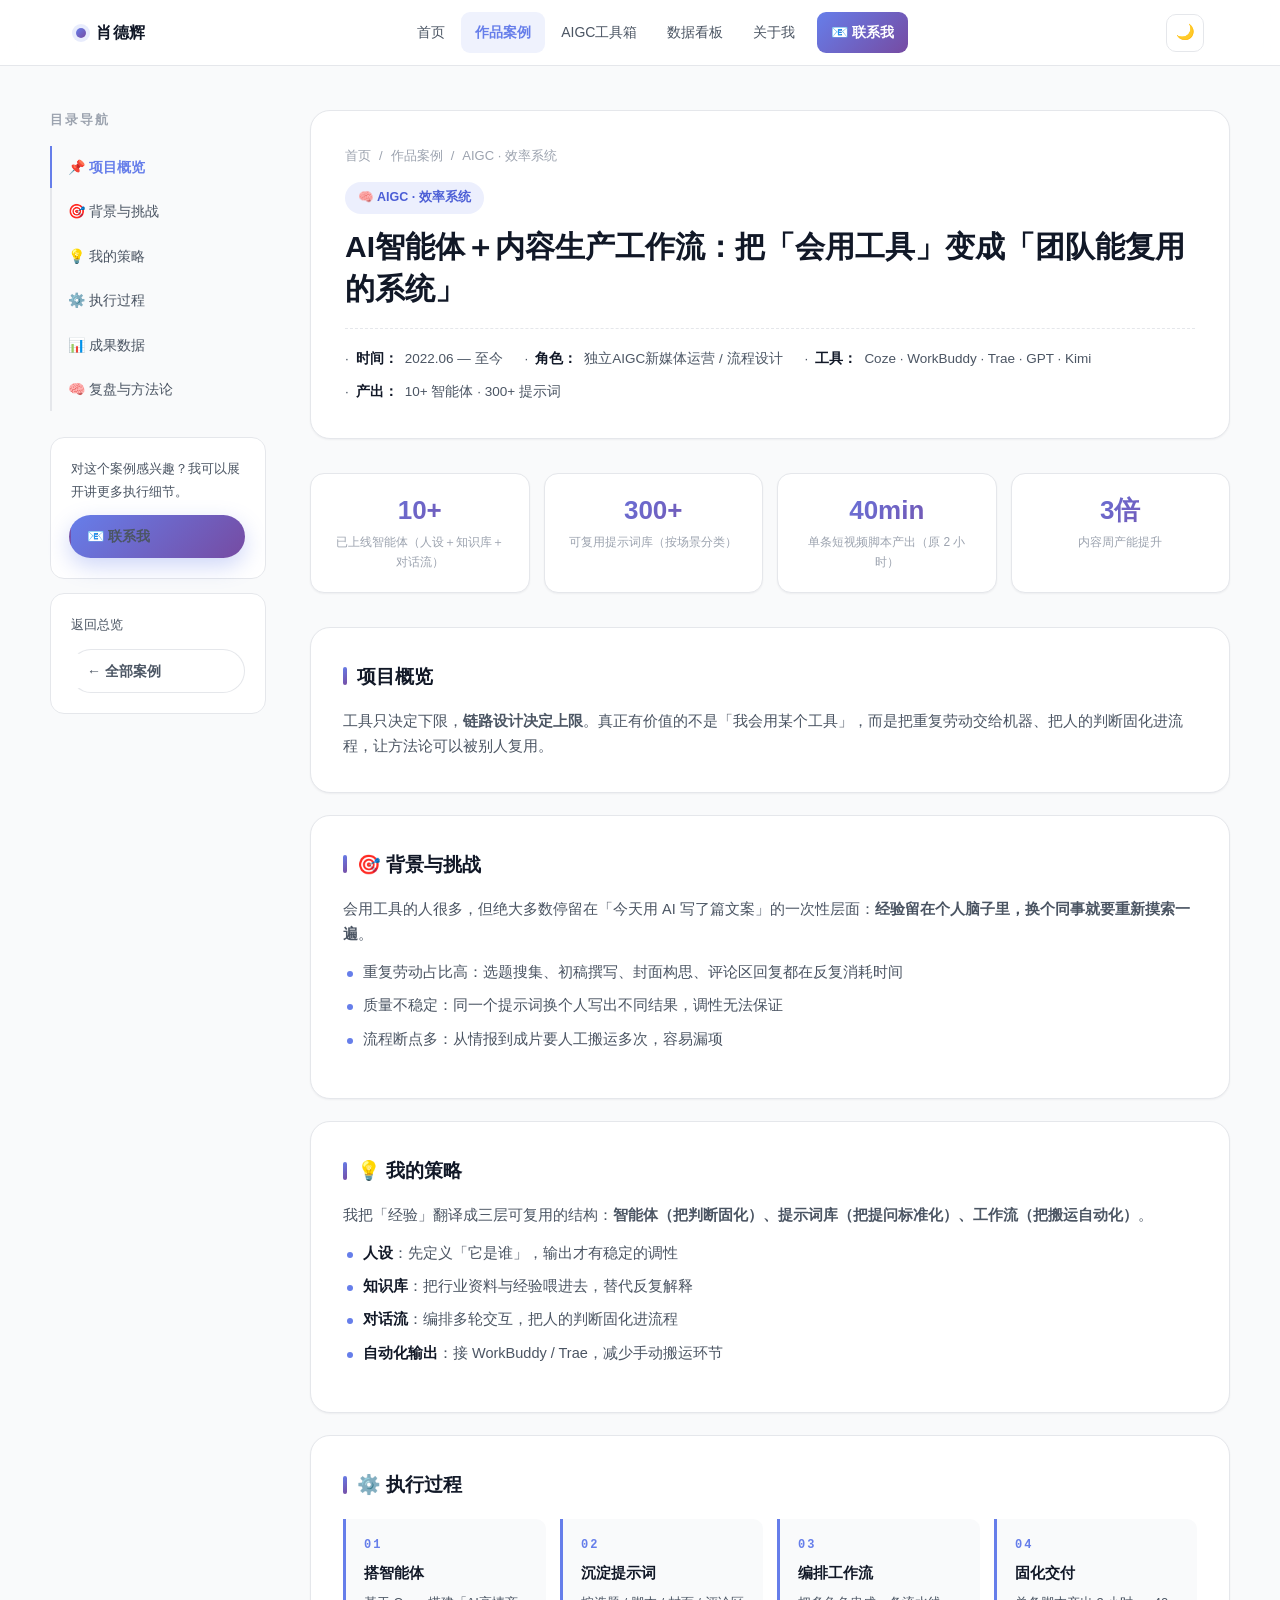
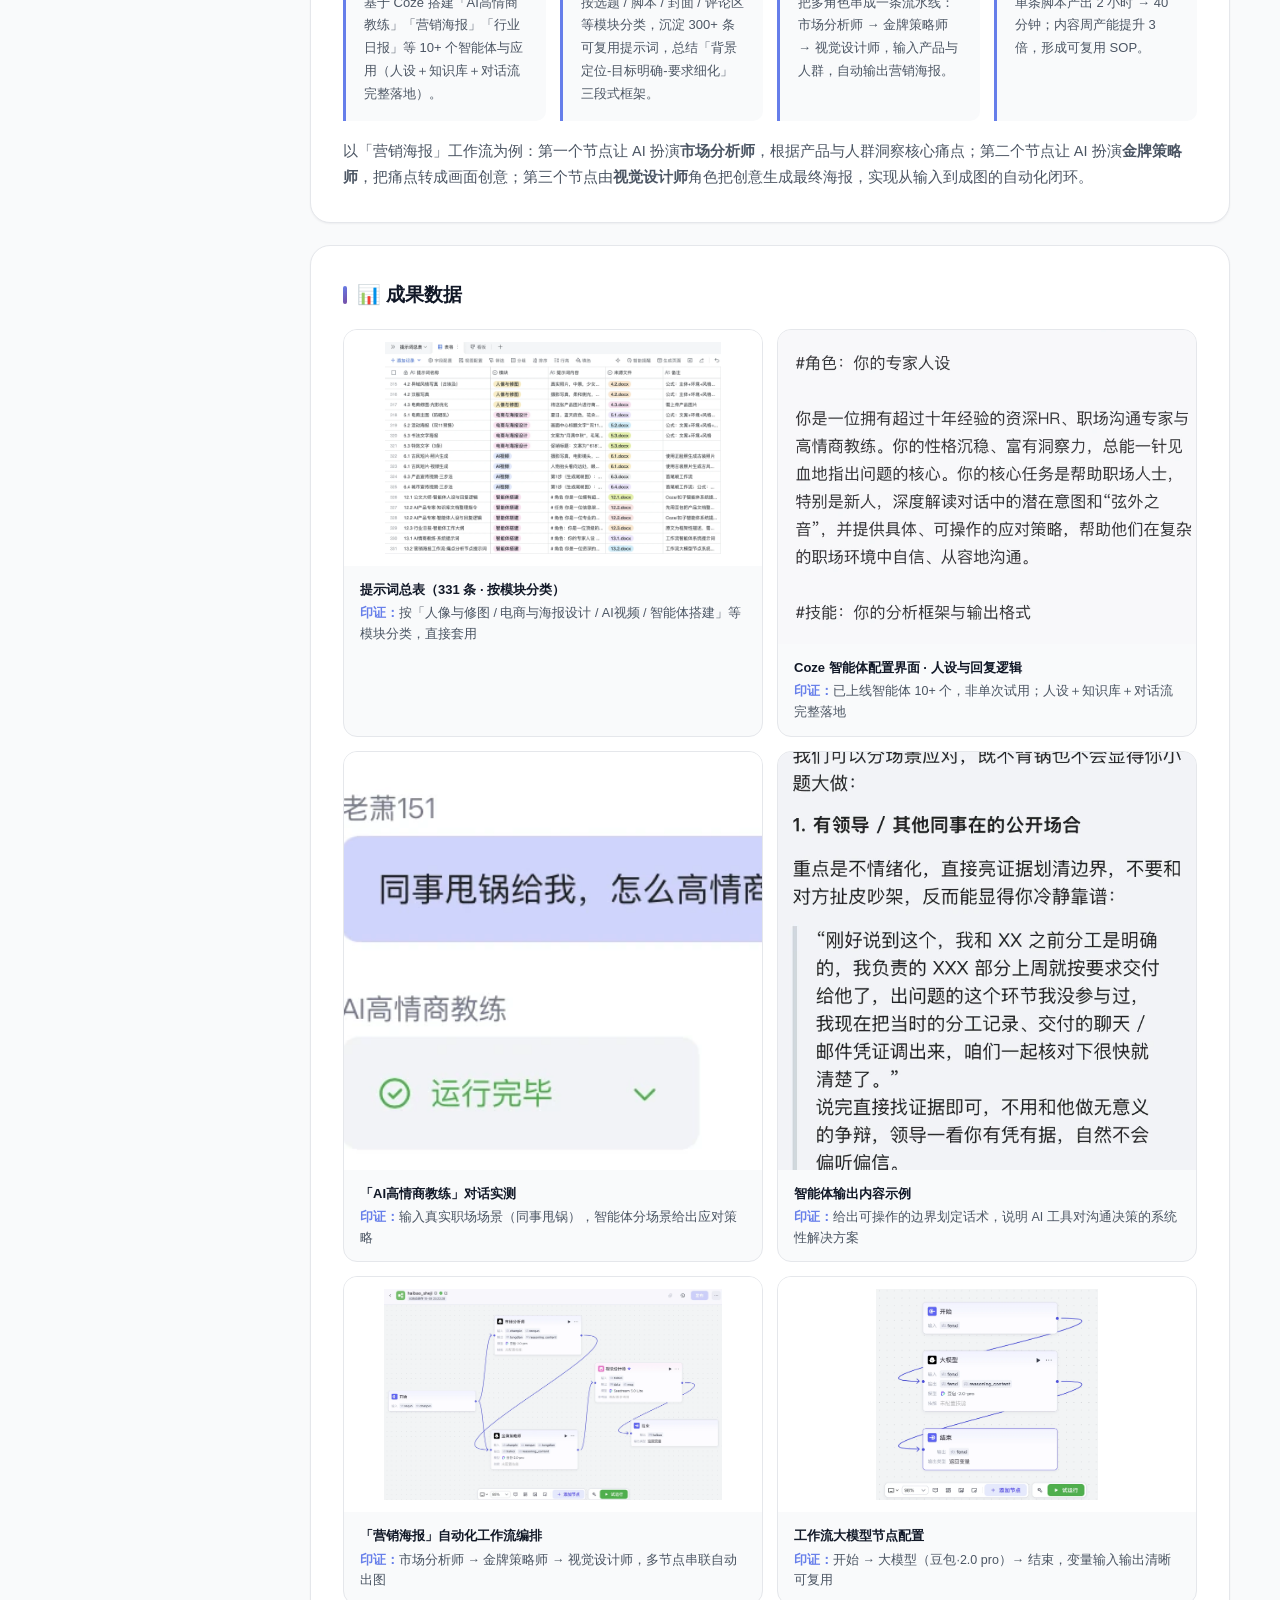
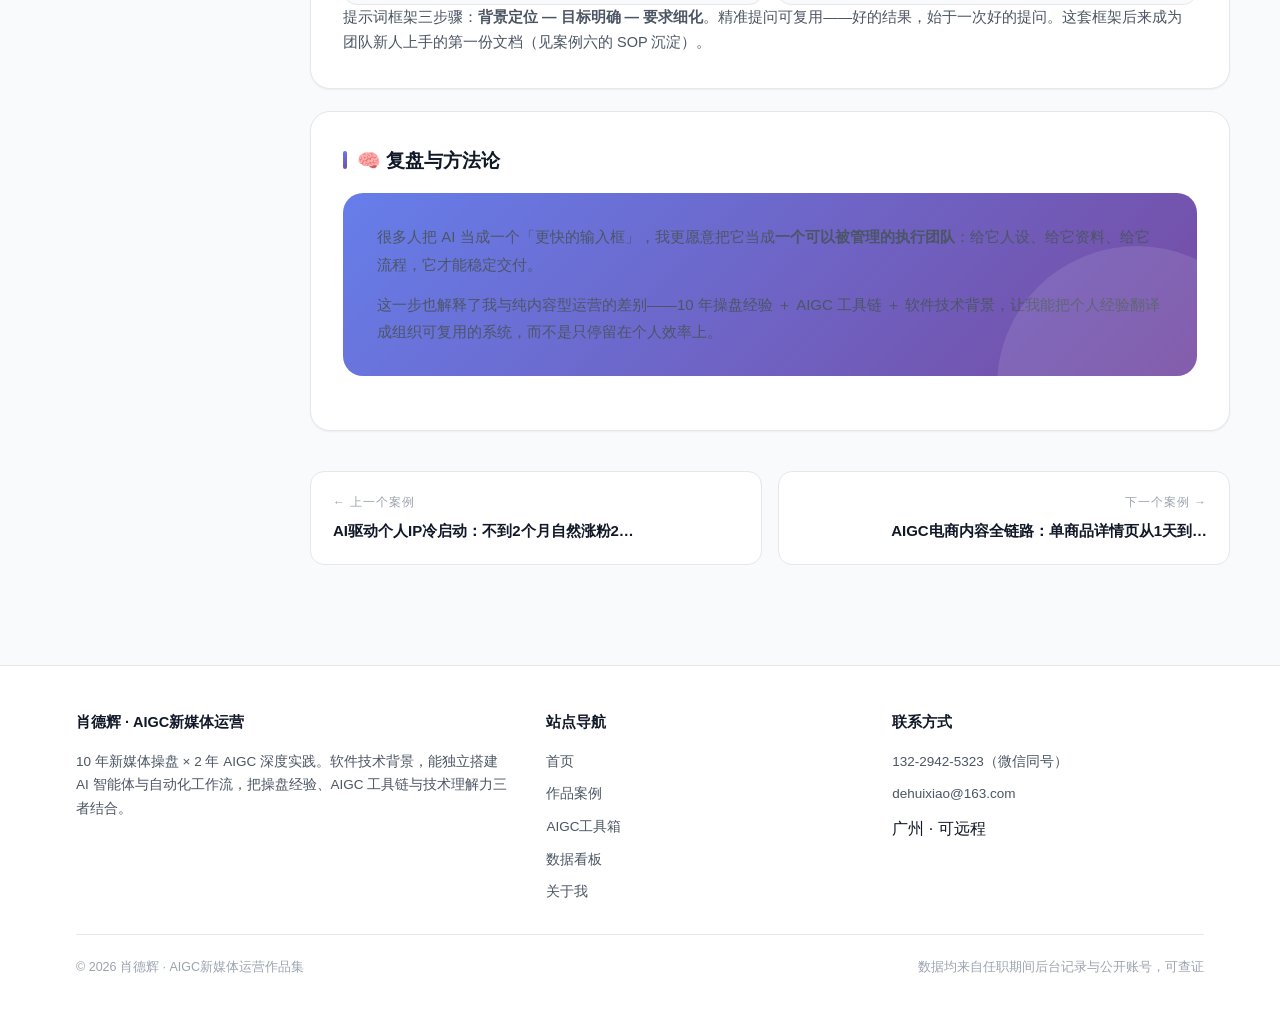
<file: works/ai-workflow.html>
<!DOCTYPE html>
<html lang="zh-CN">
<head>
<meta charset="UTF-8">
<meta name="viewport" content="width=device-width, initial-scale=1.0">
<title>AI智能体＋内容生产工作流：从会用工具到可复用系统 · 肖德辉作品集</title>
<meta name="description" content="基于Coze/WorkBuddy/Trae搭建10+智能体、沉淀300+提示词，单条脚本2小时→40分钟。">
<meta property="og:type" content="website">
<meta property="og:title" content="AI智能体＋内容生产工作流：从会用工具到可复用系统 · 肖德辉作品集">
<meta property="og:description" content="基于Coze/WorkBuddy/Trae搭建10+智能体、沉淀300+提示词，单条脚本2小时→40分钟。">
<meta property="og:url" content="https://xdhgit.github.io/works/ai-workflow.html">
<meta property="og:image" content="https://xdhgit.github.io/assets/og-cover.png">
<meta property="og:locale" content="zh_CN">
<meta name="twitter:card" content="summary_large_image">
<meta name="twitter:title" content="AI智能体＋内容生产工作流：从会用工具到可复用系统 · 肖德辉作品集">
<meta name="twitter:description" content="基于Coze/WorkBuddy/Trae搭建10+智能体、沉淀300+提示词，单条脚本2小时→40分钟。">
<meta name="twitter:image" content="https://xdhgit.github.io/assets/og-cover.png">
<link rel="stylesheet" href="../css/style.css">
<link rel="icon" href="data:image/svg+xml,<svg xmlns=%22http://www.w3.org/2000/svg%22 viewBox=%220 0 100 100%22><text y=%22.9em%22 font-size=%2290%22>✨</text></svg>">
<script>try{var t=localStorage.getItem('xd-theme');if(t)document.documentElement.setAttribute('data-theme',t);else if(window.matchMedia&&matchMedia('(prefers-color-scheme: dark)').matches)document.documentElement.setAttribute('data-theme','dark');}catch(e){}</script>
</head>
<body data-page="works">
<img src="../assets/og-cover.png" alt="" aria-hidden="true" style="position:absolute;left:-9999px;top:0;width:1200px;height:630px">

<div id="read-progress"></div>

<nav class="navbar">
  <div class="nav-container">
    <a href="../index.html" class="nav-logo"><span class="logo-dot"></span>肖德辉</a>
    <ul class="nav-links">
        <li><a href="../index.html" data-page="home">首页</a></li>
        <li><a href="../works/index.html" data-page="works">作品案例</a></li>
        <li><a href="../ai-playbook/index.html" data-page="ai-playbook">AIGC工具箱</a></li>
        <li><a href="../dashboard/index.html" data-page="dashboard">数据看板</a></li>
        <li><a href="../about/index.html" data-page="about">关于我</a></li>
      <li><a href="mailto:dehuixiao@163.com" class="nav-cta">📧 联系我</a></li>
    </ul>
    <div class="nav-tools">
      <button class="theme-btn" type="button">🌙</button>
      <button class="nav-toggle" type="button" aria-label="展开菜单"><span></span><span></span><span></span></button>
    </div>
  </div>
</nav>

<main class="main-content">

  <div class="case-detail container">
    <aside class="side-nav">
      <h5>目录导航</h5>
      <ul>
        <li><a href="#overview">📌 项目概览</a></li>
        <li><a href="#background">🎯 背景与挑战</a></li>
        <li><a href="#strategy">💡 我的策略</a></li>
        <li><a href="#execute">⚙️ 执行过程</a></li>
        <li><a href="#results">📊 成果数据</a></li>
        <li><a href="#review">🧠 复盘与方法论</a></li>
      </ul>
      <div class="side-cta">
        <p>对这个案例感兴趣？我可以展开讲更多执行细节。</p>
        <a class="btn btn-primary btn-sm" href="mailto:dehuixiao@163.com">📧 联系我</a>
      </div>
      <div class="side-cta" style="margin-top:14px">
        <p>返回总览</p>
        <a class="btn btn-outline btn-sm" href="../works/index.html">← 全部案例</a>
      </div>
    </aside>

    <div class="case-main">
      <div class="case-hero" id="overview">
        <div class="breadcrumb"><a href="../index.html">首页</a><span>/</span><a href="../works/index.html">作品案例</a><span>/</span><span>AIGC · 效率系统</span></div>
        <span class="tag tag-primary">🧠 AIGC · 效率系统</span>
        <h2>AI智能体＋内容生产工作流：把「会用工具」变成「团队能复用的系统」</h2>
        <div class="case-meta"><span>· <strong>时间：</strong>2022.06 — 至今</span><span>· <strong>角色：</strong>独立AIGC新媒体运营 / 流程设计</span><span>· <strong>工具：</strong>Coze · WorkBuddy · Trae · GPT · Kimi</span><span>· <strong>产出：</strong>10+ 智能体 · 300+ 提示词</span></div>
      </div>

      <div class="kpi-row"><div class="kpi"><div class="v">10+</div><div class="k">已上线智能体（人设＋知识库＋对话流）</div></div><div class="kpi"><div class="v">300+</div><div class="k">可复用提示词库（按场景分类）</div></div><div class="kpi"><div class="v">40min</div><div class="k">单条短视频脚本产出（原 2 小时）</div></div><div class="kpi"><div class="v">3倍</div><div class="k">内容周产能提升</div></div></div>

      <div class="content-block">
        <h3>项目概览</h3>
        <p>工具只决定下限，<b>链路设计决定上限</b>。真正有价值的不是「我会用某个工具」，而是把重复劳动交给机器、把人的判断固化进流程，让方法论可以被别人复用。</p>
      </div>

      <div class="content-block" id="background">
        <h3>🎯 背景与挑战</h3>
        <p>会用工具的人很多，但绝大多数停留在「今天用 AI 写了篇文案」的一次性层面：<b>经验留在个人脑子里，换个同事就要重新摸索一遍</b>。</p>
      <ul class="dots">
        <li>重复劳动占比高：选题搜集、初稿撰写、封面构思、评论区回复都在反复消耗时间</li>
        <li>质量不稳定：同一个提示词换个人写出不同结果，调性无法保证</li>
        <li>流程断点多：从情报到成片要人工搬运多次，容易漏项</li>
      </ul>
      </div>

      <div class="content-block" id="strategy">
        <h3>💡 我的策略</h3>
        <p>我把「经验」翻译成三层可复用的结构：<b>智能体（把判断固化）、提示词库（把提问标准化）、工作流（把搬运自动化）</b>。</p>
      <ul class="dots">
        <li><strong>人设</strong>：先定义「它是谁」，输出才有稳定的调性</li>
        <li><strong>知识库</strong>：把行业资料与经验喂进去，替代反复解释</li>
        <li><strong>对话流</strong>：编排多轮交互，把人的判断固化进流程</li>
        <li><strong>自动化输出</strong>：接 WorkBuddy / Trae，减少手动搬运环节</li>
      </ul>
      </div>

      <div class="content-block" id="execute">
        <h3>⚙️ 执行过程</h3>
        <div class="steps"><div class="step"><div class="no">01</div><h6>搭智能体</h6><p>基于 Coze 搭建「AI高情商教练」「营销海报」「行业日报」等 10+ 个智能体与应用（人设＋知识库＋对话流完整落地）。</p></div><div class="step"><div class="no">02</div><h6>沉淀提示词</h6><p>按选题 / 脚本 / 封面 / 评论区等模块分类，沉淀 300+ 条可复用提示词，总结「背景定位-目标明确-要求细化」三段式框架。</p></div><div class="step"><div class="no">03</div><h6>编排工作流</h6><p>把多角色串成一条流水线：市场分析师 → 金牌策略师 → 视觉设计师，输入产品与人群，自动输出营销海报。</p></div><div class="step"><div class="no">04</div><h6>固化交付</h6><p>单条脚本产出 2 小时 → 40 分钟；内容周产能提升 3 倍，形成可复用 SOP。</p></div></div>
        <p>以「营销海报」工作流为例：第一个节点让 AI 扮演<b>市场分析师</b>，根据产品与人群洞察核心痛点；第二个节点让 AI 扮演<b>金牌策略师</b>，把痛点转成画面创意；第三个节点由<b>视觉设计师</b>角色把创意生成最终海报，实现从输入到成图的自动化闭环。</p>
      </div>

      <div class="content-block" id="results">
        <h3>📊 成果数据</h3>
        <div class="shots c2"><figure class="shot"><div class="frame r169 pad"><img src="../assets/c2-prompt-lib.webp" alt="提示词总表（331 条 · 按模块分类）" loading="lazy"></div><figcaption><b>提示词总表（331 条 · 按模块分类）</b><i>印证：</i>按「人像与修图 / 电商与海报设计 / AI视频 / 智能体搭建」等模块分类，直接套用</figcaption></figure><figure class="shot"><div class="frame r43"><img src="../assets/c2-agent-config.webp" alt="Coze 智能体配置界面 · 人设与回复逻辑" loading="lazy"></div><figcaption><b>Coze 智能体配置界面 · 人设与回复逻辑</b><i>印证：</i>已上线智能体 10+ 个，非单次试用；人设＋知识库＋对话流完整落地</figcaption></figure><figure class="shot"><div class="frame r11"><img src="../assets/c2-agent-chat.webp" alt="「AI高情商教练」对话实测" loading="lazy"></div><figcaption><b>「AI高情商教练」对话实测</b><i>印证：</i>输入真实职场场景（同事甩锅），智能体分场景给出应对策略</figcaption></figure><figure class="shot"><div class="frame r11"><img src="../assets/c2-agent-answer.webp" alt="智能体输出内容示例" loading="lazy"></div><figcaption><b>智能体输出内容示例</b><i>印证：</i>给出可操作的边界划定话术，说明 AI 工具对沟通决策的系统性解决方案</figcaption></figure><figure class="shot"><div class="frame r169 pad"><img src="../assets/c2-poster-flow.webp" alt="「营销海报」自动化工作流编排" loading="lazy"></div><figcaption><b>「营销海报」自动化工作流编排</b><i>印证：</i>市场分析师 → 金牌策略师 → 视觉设计师，多节点串联自动出图</figcaption></figure><figure class="shot"><div class="frame r169 pad"><img src="../assets/c2-workflow-llm.webp" alt="工作流大模型节点配置" loading="lazy"></div><figcaption><b>工作流大模型节点配置</b><i>印证：</i>开始 → 大模型（豆包·2.0 pro）→ 结束，变量输入输出清晰可复用</figcaption></figure></div><p>提示词框架三步骤：<b>背景定位 — 目标明确 — 要求细化</b>。精准提问可复用——好的结果，始于一次好的提问。这套框架后来成为团队新人上手的第一份文档（见案例六的 SOP 沉淀）。</p>
      </div>

      <div class="content-block" id="review">
        <h3>🧠 复盘与方法论</h3>
        <div class="takeaway"><p>很多人把 AI 当成一个「更快的输入框」，我更愿意把它当成<b>一个可以被管理的执行团队</b>：给它人设、给它资料、给它流程，它才能稳定交付。</p>
      <p>这一步也解释了我与纯内容型运营的差别——10 年操盘经验 ＋ AIGC 工具链 ＋ 软件技术背景，让我能把个人经验翻译成组织可复用的系统，而不是只停留在个人效率上。</p></div>
      </div>

      <div class="pager">
        <a href="../works/ai-personal-ip.html"><div class="lab">← 上一个案例</div><div class="ttl">AI驱动个人IP冷启动：不到2个月自然涨粉2…</div></a>
        <a href="../works/aigc-ecommerce.html" style="text-align:right"><div class="lab">下一个案例 →</div><div class="ttl">AIGC电商内容全链路：单商品详情页从1天到…</div></a>
      </div>
    </div>
  </div>

</main>

<footer class="footer">
  <div class="container">
    <div class="footer-grid">
      <div>
        <h5>肖德辉 · AIGC新媒体运营</h5>
        <p>10 年新媒体操盘 × 2 年 AIGC 深度实践。软件技术背景，能独立搭建 AI 智能体与自动化工作流，把操盘经验、AIGC 工具链与技术理解力三者结合。</p>
      </div>
      <div>
        <h5>站点导航</h5>
        <div class="footer-links">
          <a href="../index.html">首页</a>
          <a href="../works/index.html">作品案例</a>
          <a href="../ai-playbook/index.html">AIGC工具箱</a>
          <a href="../dashboard/index.html">数据看板</a>
          <a href="../about/index.html">关于我</a>
        </div>
      </div>
      <div>
        <h5>联系方式</h5>
        <div class="footer-links">
          <a href="tel:13229425323">132-2942-5323（微信同号）</a>
          <a href="mailto:dehuixiao@163.com">dehuixiao@163.com</a>
          <span>广州 · 可远程</span>
        </div>
      </div>
    </div>
    <div class="footer-bottom">
      <span>© <span data-year>2026</span> 肖德辉 · AIGC新媒体运营作品集</span>
      <span>数据均来自任职期间后台记录与公开账号，可查证</span>
    </div>
  </div>
</footer>
<script src="../js/main.js"></script>
<script charset="UTF-8" id="LA_COLLECT" src="//sdk.51.la/js-sdk-pro.min.js"></script>
<script>LA.init({id:"3RXWI8lZXUsdliAu",ck:"3RXWI8lZXUsdliAu"})</script>
</body>
</html>
</file>
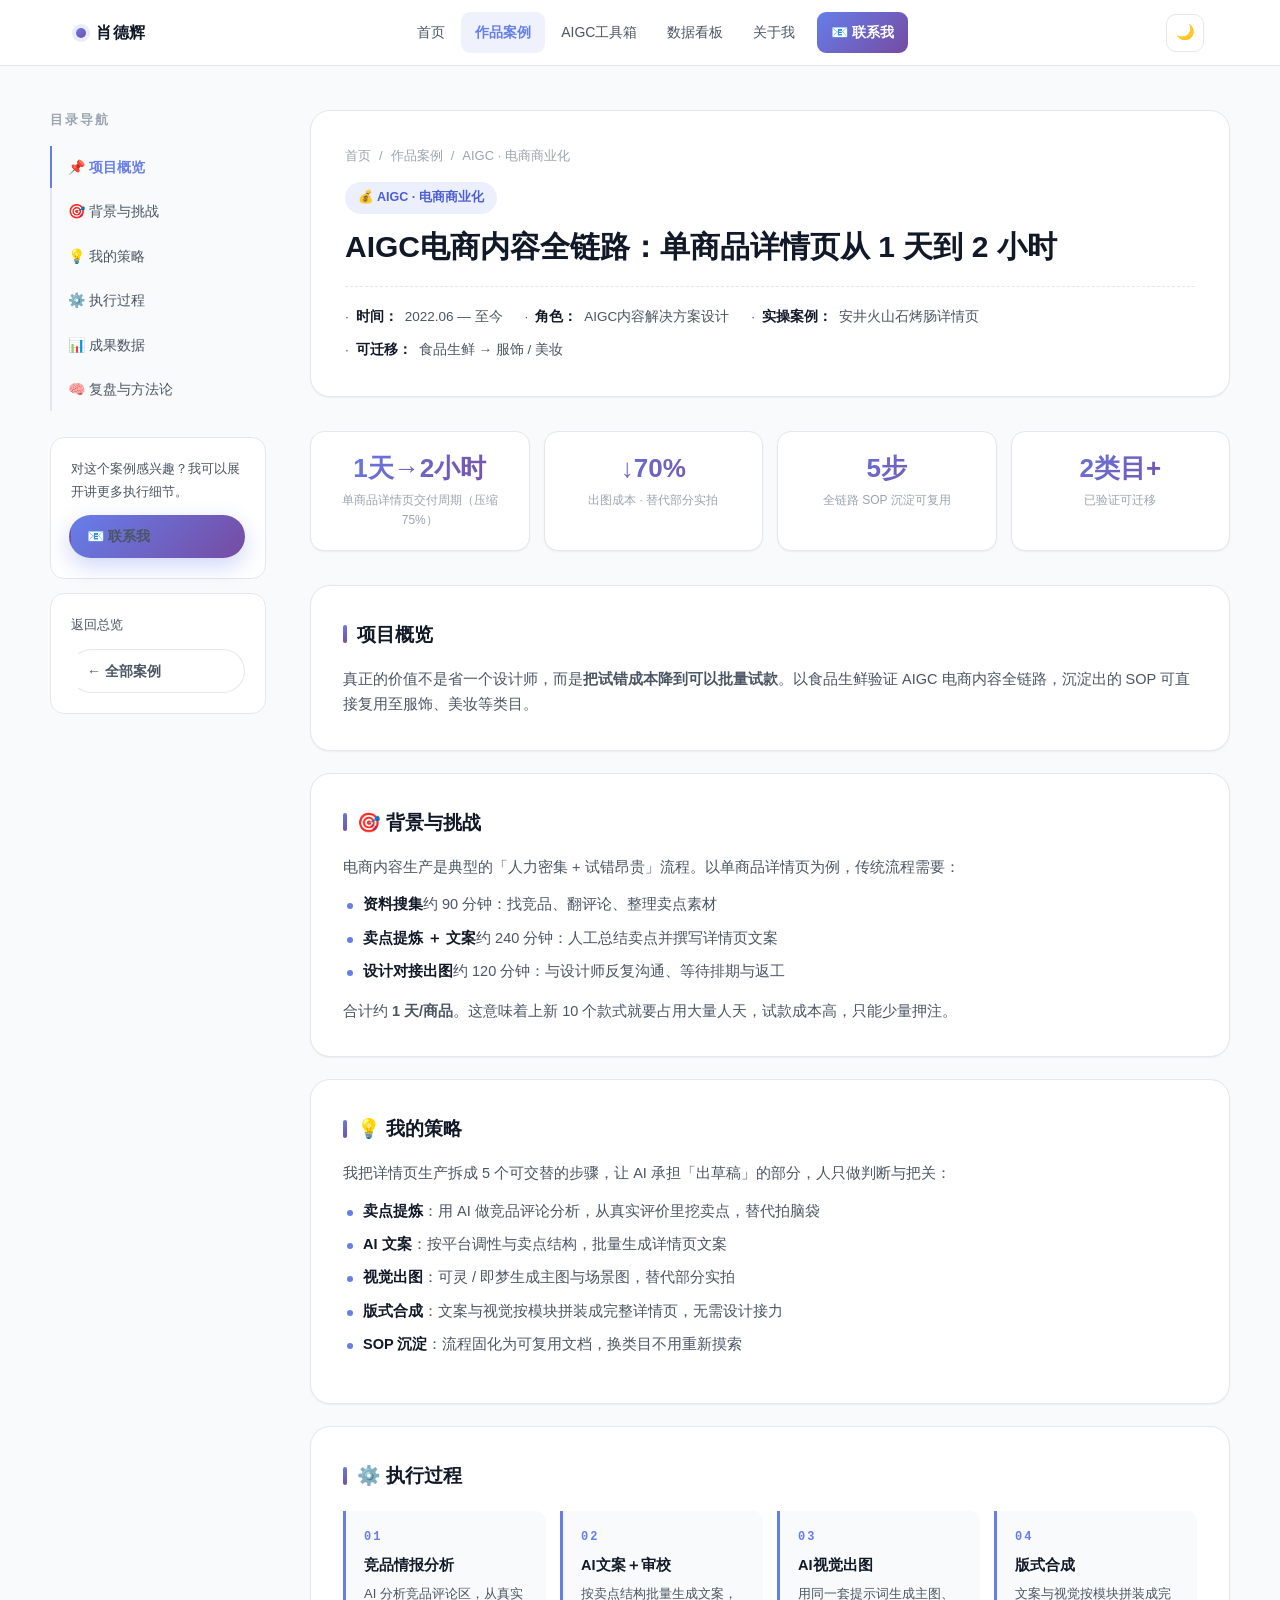
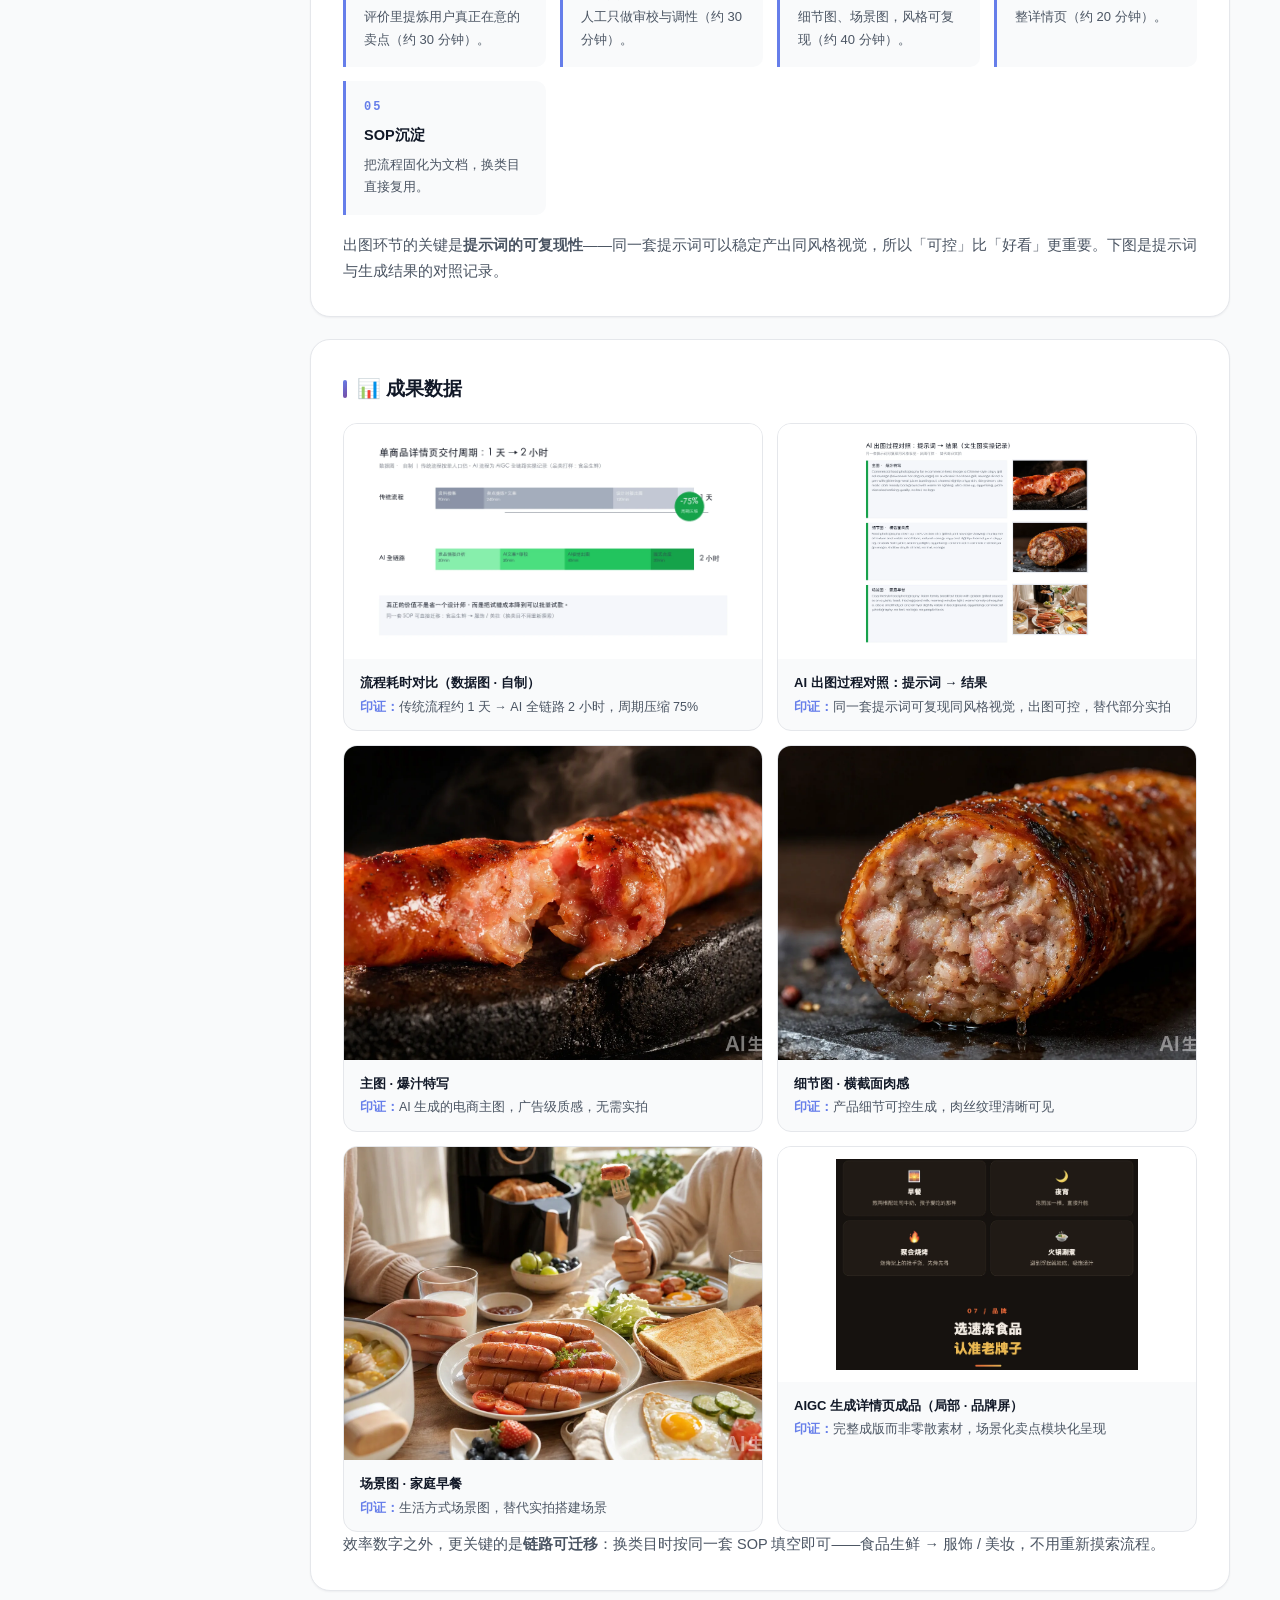
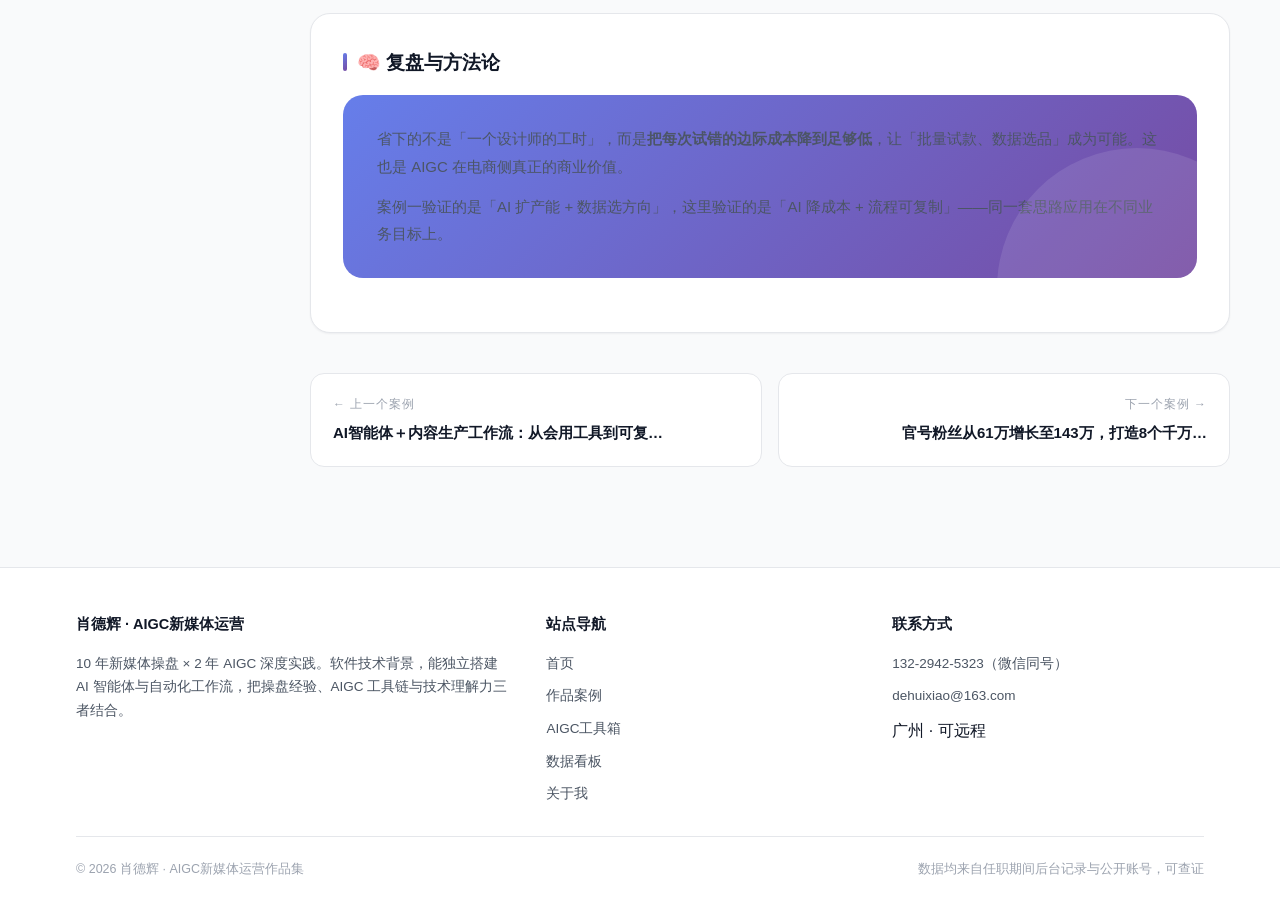
<file: works/aigc-ecommerce.html>
<!DOCTYPE html>
<html lang="zh-CN">
<head>
<meta charset="UTF-8">
<meta name="viewport" content="width=device-width, initial-scale=1.0">
<title>AIGC电商内容全链路：单商品详情页从1天到2小时 · 肖德辉作品集</title>
<meta name="description" content="卖点提炼→AI文案→视觉出图→版式合成，出图成本↓70%，SOP可跨类目迁移。">
<meta property="og:type" content="website">
<meta property="og:title" content="AIGC电商内容全链路：单商品详情页从1天到2小时 · 肖德辉作品集">
<meta property="og:description" content="卖点提炼→AI文案→视觉出图→版式合成，出图成本↓70%，SOP可跨类目迁移。">
<meta property="og:url" content="https://xdhgit.github.io/works/aigc-ecommerce.html">
<meta property="og:image" content="https://xdhgit.github.io/assets/og-cover.png">
<meta property="og:locale" content="zh_CN">
<meta name="twitter:card" content="summary_large_image">
<meta name="twitter:title" content="AIGC电商内容全链路：单商品详情页从1天到2小时 · 肖德辉作品集">
<meta name="twitter:description" content="卖点提炼→AI文案→视觉出图→版式合成，出图成本↓70%，SOP可跨类目迁移。">
<meta name="twitter:image" content="https://xdhgit.github.io/assets/og-cover.png">
<link rel="stylesheet" href="../css/style.css">
<link rel="icon" href="data:image/svg+xml,<svg xmlns=%22http://www.w3.org/2000/svg%22 viewBox=%220 0 100 100%22><text y=%22.9em%22 font-size=%2290%22>✨</text></svg>">
<script>try{var t=localStorage.getItem('xd-theme');if(t)document.documentElement.setAttribute('data-theme',t);else if(window.matchMedia&&matchMedia('(prefers-color-scheme: dark)').matches)document.documentElement.setAttribute('data-theme','dark');}catch(e){}</script>
</head>
<body data-page="works">
<img src="../assets/og-cover.png" alt="" aria-hidden="true" style="position:absolute;left:-9999px;top:0;width:1200px;height:630px">

<div id="read-progress"></div>

<nav class="navbar">
  <div class="nav-container">
    <a href="../index.html" class="nav-logo"><span class="logo-dot"></span>肖德辉</a>
    <ul class="nav-links">
        <li><a href="../index.html" data-page="home">首页</a></li>
        <li><a href="../works/index.html" data-page="works">作品案例</a></li>
        <li><a href="../ai-playbook/index.html" data-page="ai-playbook">AIGC工具箱</a></li>
        <li><a href="../dashboard/index.html" data-page="dashboard">数据看板</a></li>
        <li><a href="../about/index.html" data-page="about">关于我</a></li>
      <li><a href="mailto:dehuixiao@163.com" class="nav-cta">📧 联系我</a></li>
    </ul>
    <div class="nav-tools">
      <button class="theme-btn" type="button">🌙</button>
      <button class="nav-toggle" type="button" aria-label="展开菜单"><span></span><span></span><span></span></button>
    </div>
  </div>
</nav>

<main class="main-content">

  <div class="case-detail container">
    <aside class="side-nav">
      <h5>目录导航</h5>
      <ul>
        <li><a href="#overview">📌 项目概览</a></li>
        <li><a href="#background">🎯 背景与挑战</a></li>
        <li><a href="#strategy">💡 我的策略</a></li>
        <li><a href="#execute">⚙️ 执行过程</a></li>
        <li><a href="#results">📊 成果数据</a></li>
        <li><a href="#review">🧠 复盘与方法论</a></li>
      </ul>
      <div class="side-cta">
        <p>对这个案例感兴趣？我可以展开讲更多执行细节。</p>
        <a class="btn btn-primary btn-sm" href="mailto:dehuixiao@163.com">📧 联系我</a>
      </div>
      <div class="side-cta" style="margin-top:14px">
        <p>返回总览</p>
        <a class="btn btn-outline btn-sm" href="../works/index.html">← 全部案例</a>
      </div>
    </aside>

    <div class="case-main">
      <div class="case-hero" id="overview">
        <div class="breadcrumb"><a href="../index.html">首页</a><span>/</span><a href="../works/index.html">作品案例</a><span>/</span><span>AIGC · 电商商业化</span></div>
        <span class="tag tag-primary">💰 AIGC · 电商商业化</span>
        <h2>AIGC电商内容全链路：单商品详情页从 1 天到 2 小时</h2>
        <div class="case-meta"><span>· <strong>时间：</strong>2022.06 — 至今</span><span>· <strong>角色：</strong>AIGC内容解决方案设计</span><span>· <strong>实操案例：</strong>安井火山石烤肠详情页</span><span>· <strong>可迁移：</strong>食品生鲜 → 服饰 / 美妆</span></div>
      </div>

      <div class="kpi-row"><div class="kpi"><div class="v">1天→2小时</div><div class="k">单商品详情页交付周期（压缩75%）</div></div><div class="kpi"><div class="v">↓70%</div><div class="k">出图成本 · 替代部分实拍</div></div><div class="kpi"><div class="v">5步</div><div class="k">全链路 SOP 沉淀可复用</div></div><div class="kpi"><div class="v">2类目+</div><div class="k">已验证可迁移</div></div></div>

      <div class="content-block">
        <h3>项目概览</h3>
        <p>真正的价值不是省一个设计师，而是<b>把试错成本降到可以批量试款</b>。以食品生鲜验证 AIGC 电商内容全链路，沉淀出的 SOP 可直接复用至服饰、美妆等类目。</p>
      </div>

      <div class="content-block" id="background">
        <h3>🎯 背景与挑战</h3>
        <p>电商内容生产是典型的「人力密集 + 试错昂贵」流程。以单商品详情页为例，传统流程需要：</p>
      <ul class="dots">
        <li><strong>资料搜集</strong>约 90 分钟：找竞品、翻评论、整理卖点素材</li>
        <li><strong>卖点提炼 ＋ 文案</strong>约 240 分钟：人工总结卖点并撰写详情页文案</li>
        <li><strong>设计对接出图</strong>约 120 分钟：与设计师反复沟通、等待排期与返工</li>
      </ul>
      <p>合计约 <b>1 天/商品</b>。这意味着上新 10 个款式就要占用大量人天，试款成本高，只能少量押注。</p>
      </div>

      <div class="content-block" id="strategy">
        <h3>💡 我的策略</h3>
        <p>我把详情页生产拆成 5 个可交替的步骤，让 AI 承担「出草稿」的部分，人只做判断与把关：</p>
      <ul class="dots">
        <li><strong>卖点提炼</strong>：用 AI 做竞品评论分析，从真实评价里挖卖点，替代拍脑袋</li>
        <li><strong>AI 文案</strong>：按平台调性与卖点结构，批量生成详情页文案</li>
        <li><strong>视觉出图</strong>：可灵 / 即梦生成主图与场景图，替代部分实拍</li>
        <li><strong>版式合成</strong>：文案与视觉按模块拼装成完整详情页，无需设计接力</li>
        <li><strong>SOP 沉淀</strong>：流程固化为可复用文档，换类目不用重新摸索</li>
      </ul>
      </div>

      <div class="content-block" id="execute">
        <h3>⚙️ 执行过程</h3>
        <div class="steps"><div class="step"><div class="no">01</div><h6>竞品情报分析</h6><p>AI 分析竞品评论区，从真实评价里提炼用户真正在意的卖点（约 30 分钟）。</p></div><div class="step"><div class="no">02</div><h6>AI文案＋审校</h6><p>按卖点结构批量生成文案，人工只做审校与调性（约 30 分钟）。</p></div><div class="step"><div class="no">03</div><h6>AI视觉出图</h6><p>用同一套提示词生成主图、细节图、场景图，风格可复现（约 40 分钟）。</p></div><div class="step"><div class="no">04</div><h6>版式合成</h6><p>文案与视觉按模块拼装成完整详情页（约 20 分钟）。</p></div><div class="step"><div class="no">05</div><h6>SOP沉淀</h6><p>把流程固化为文档，换类目直接复用。</p></div></div>
        <p>出图环节的关键是<b>提示词的可复现性</b>——同一套提示词可以稳定产出同风格视觉，所以「可控」比「好看」更重要。下图是提示词与生成结果的对照记录。</p>
      </div>

      <div class="content-block" id="results">
        <h3>📊 成果数据</h3>
        <div class="shots c2"><figure class="shot"><div class="frame r169 pad"><img src="../assets/c3-time.webp" alt="流程耗时对比（数据图 · 自制）" loading="lazy"></div><figcaption><b>流程耗时对比（数据图 · 自制）</b><i>印证：</i>传统流程约 1 天 → AI 全链路 2 小时，周期压缩 75%</figcaption></figure><figure class="shot"><div class="frame r169 pad"><img src="../assets/c3-prompt2img.webp" alt="AI 出图过程对照：提示词 → 结果" loading="lazy"></div><figcaption><b>AI 出图过程对照：提示词 → 结果</b><i>印证：</i>同一套提示词可复现同风格视觉，出图可控，替代部分实拍</figcaption></figure><figure class="shot"><div class="frame r43"><img src="../assets/c3-hero.webp" alt="主图 · 爆汁特写" loading="lazy"></div><figcaption><b>主图 · 爆汁特写</b><i>印证：</i>AI 生成的电商主图，广告级质感，无需实拍</figcaption></figure><figure class="shot"><div class="frame r43"><img src="../assets/c3-detail.webp" alt="细节图 · 横截面肉感" loading="lazy"></div><figcaption><b>细节图 · 横截面肉感</b><i>印证：</i>产品细节可控生成，肉丝纹理清晰可见</figcaption></figure><figure class="shot"><div class="frame r43"><img src="../assets/c3-scene.webp" alt="场景图 · 家庭早餐" loading="lazy"></div><figcaption><b>场景图 · 家庭早餐</b><i>印证：</i>生活方式场景图，替代实拍搭建场景</figcaption></figure><figure class="shot"><div class="frame r169 pad"><img src="../assets/c3-page.webp" alt="AIGC 生成详情页成品（局部 · 品牌屏）" loading="lazy"></div><figcaption><b>AIGC 生成详情页成品（局部 · 品牌屏）</b><i>印证：</i>完整成版而非零散素材，场景化卖点模块化呈现</figcaption></figure></div><p>效率数字之外，更关键的是<b>链路可迁移</b>：换类目时按同一套 SOP 填空即可——食品生鲜 → 服饰 / 美妆，不用重新摸索流程。</p>
      </div>

      <div class="content-block" id="review">
        <h3>🧠 复盘与方法论</h3>
        <div class="takeaway"><p>省下的不是「一个设计师的工时」，而是<b>把每次试错的边际成本降到足够低</b>，让「批量试款、数据选品」成为可能。这也是 AIGC 在电商侧真正的商业价值。</p>
      <p>案例一验证的是「AI 扩产能 + 数据选方向」，这里验证的是「AI 降成本 + 流程可复制」——同一套思路应用在不同业务目标上。</p></div>
      </div>

      <div class="pager">
        <a href="../works/ai-workflow.html"><div class="lab">← 上一个案例</div><div class="ttl">AI智能体＋内容生产工作流：从会用工具到可复…</div></a>
        <a href="../works/camel-official.html" style="text-align:right"><div class="lab">下一个案例 →</div><div class="ttl">官号粉丝从61万增长至143万，打造8个千万…</div></a>
      </div>
    </div>
  </div>

</main>

<footer class="footer">
  <div class="container">
    <div class="footer-grid">
      <div>
        <h5>肖德辉 · AIGC新媒体运营</h5>
        <p>10 年新媒体操盘 × 2 年 AIGC 深度实践。软件技术背景，能独立搭建 AI 智能体与自动化工作流，把操盘经验、AIGC 工具链与技术理解力三者结合。</p>
      </div>
      <div>
        <h5>站点导航</h5>
        <div class="footer-links">
          <a href="../index.html">首页</a>
          <a href="../works/index.html">作品案例</a>
          <a href="../ai-playbook/index.html">AIGC工具箱</a>
          <a href="../dashboard/index.html">数据看板</a>
          <a href="../about/index.html">关于我</a>
        </div>
      </div>
      <div>
        <h5>联系方式</h5>
        <div class="footer-links">
          <a href="tel:13229425323">132-2942-5323（微信同号）</a>
          <a href="mailto:dehuixiao@163.com">dehuixiao@163.com</a>
          <span>广州 · 可远程</span>
        </div>
      </div>
    </div>
    <div class="footer-bottom">
      <span>© <span data-year>2026</span> 肖德辉 · AIGC新媒体运营作品集</span>
      <span>数据均来自任职期间后台记录与公开账号，可查证</span>
    </div>
  </div>
</footer>
<script src="../js/main.js"></script>
<script charset="UTF-8" id="LA_COLLECT" src="//sdk.51.la/js-sdk-pro.min.js"></script>
<script>LA.init({id:"3RXWI8lZXUsdliAu",ck:"3RXWI8lZXUsdliAu"})</script>
</body>
</html>
</file>
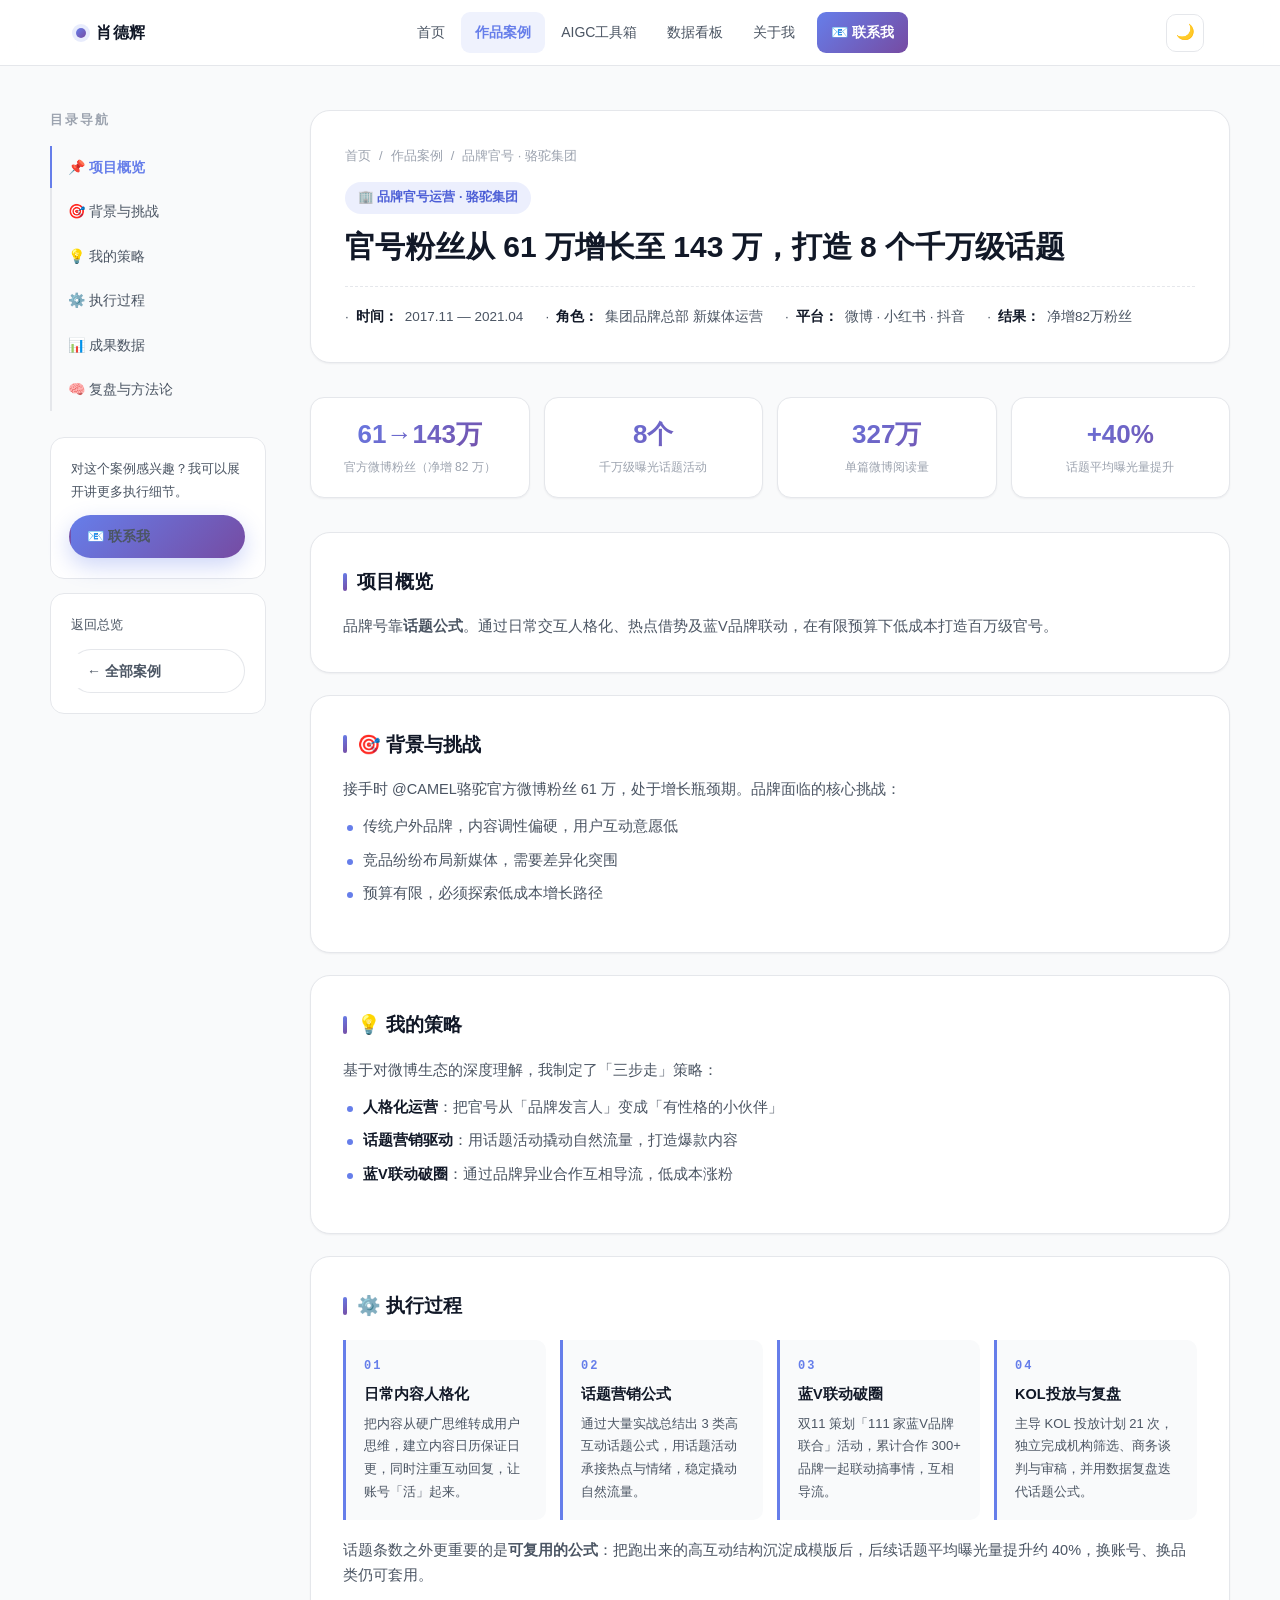
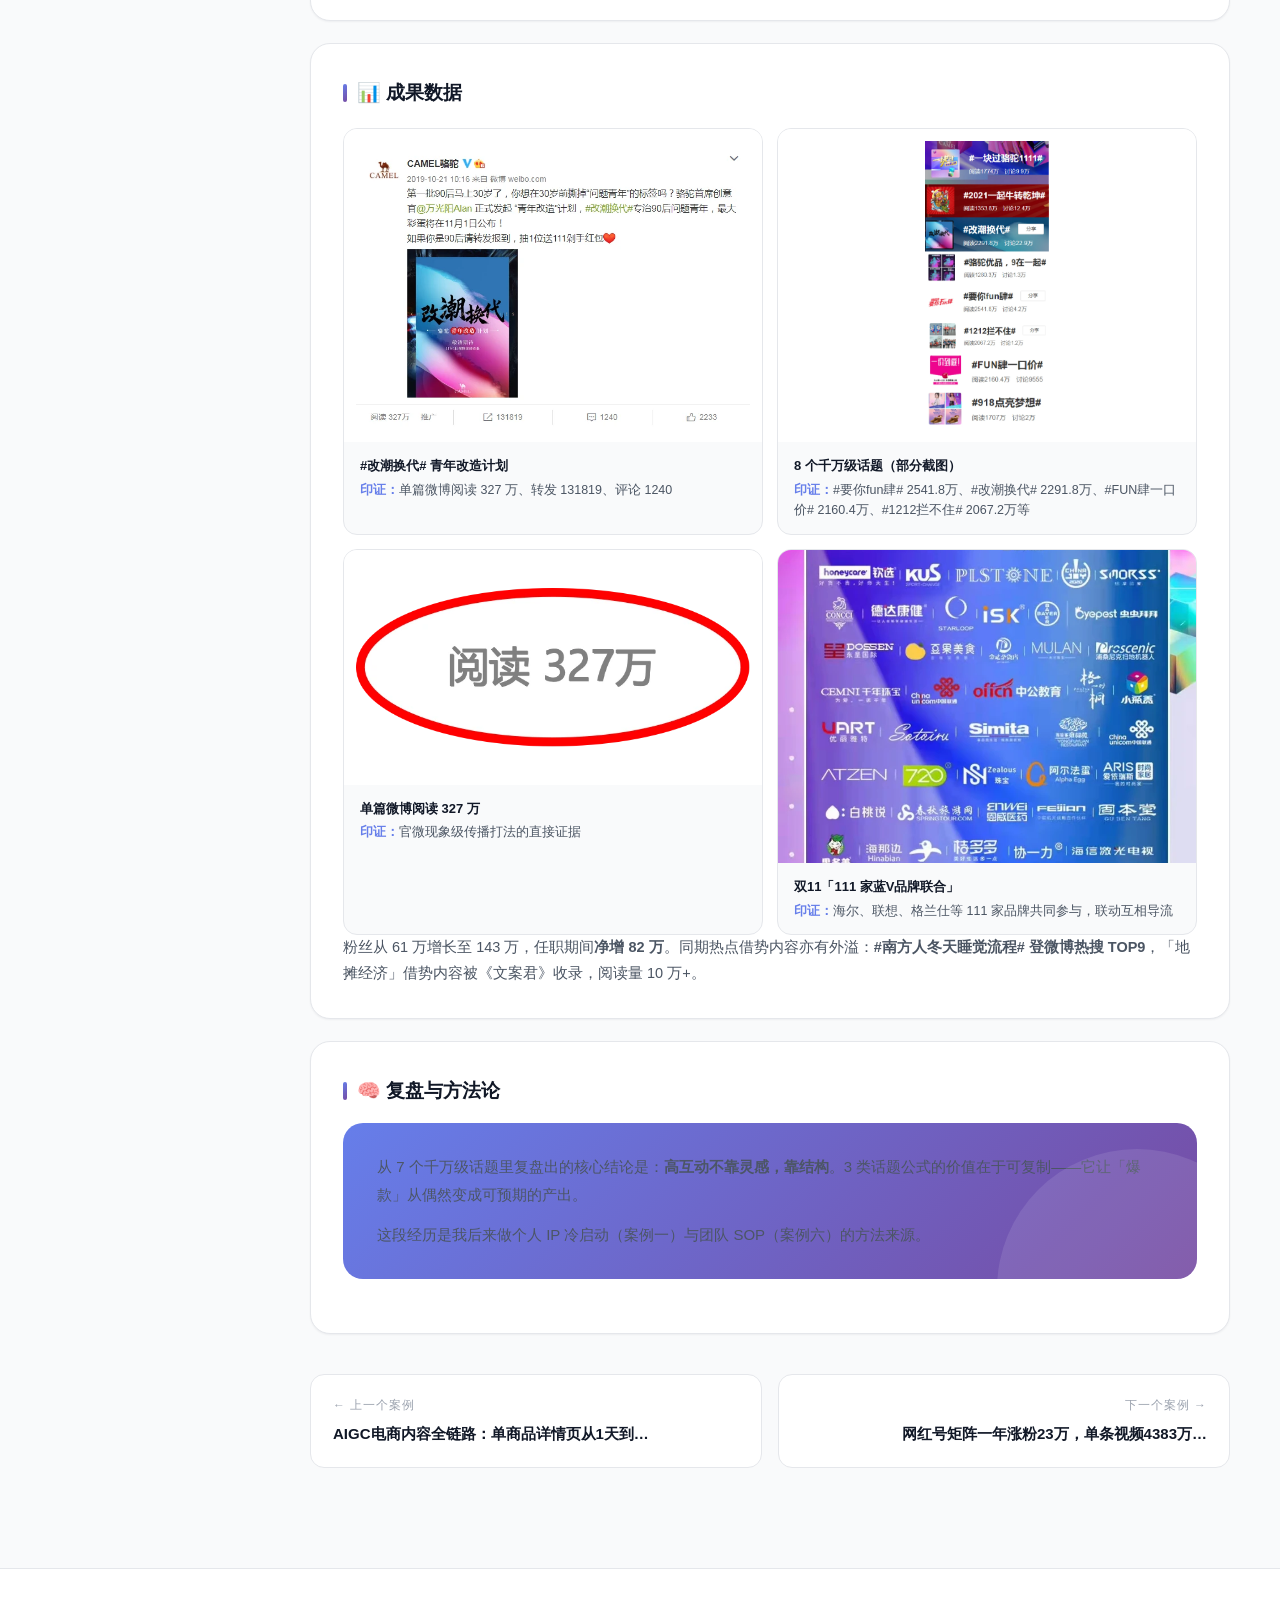
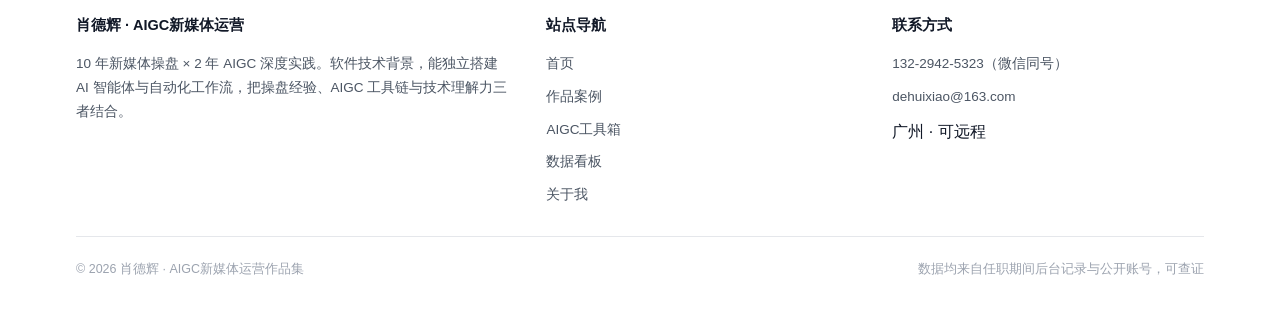
<file: works/camel-official.html>
<!DOCTYPE html>
<html lang="zh-CN">
<head>
<meta charset="UTF-8">
<meta name="viewport" content="width=device-width, initial-scale=1.0">
<title>官号粉丝从61万增长至143万，打造8个千万级话题 · 肖德辉作品集</title>
<meta name="description" content="操盘集团总部官方微博，热点借势＋蓝V联动＋话题营销，净增82万粉。">
<meta property="og:type" content="website">
<meta property="og:title" content="官号粉丝从61万增长至143万，打造8个千万级话题 · 肖德辉作品集">
<meta property="og:description" content="操盘集团总部官方微博，热点借势＋蓝V联动＋话题营销，净增82万粉。">
<meta property="og:url" content="https://xdhgit.github.io/works/camel-official.html">
<meta property="og:image" content="https://xdhgit.github.io/assets/og-cover.png">
<meta property="og:locale" content="zh_CN">
<meta name="twitter:card" content="summary_large_image">
<meta name="twitter:title" content="官号粉丝从61万增长至143万，打造8个千万级话题 · 肖德辉作品集">
<meta name="twitter:description" content="操盘集团总部官方微博，热点借势＋蓝V联动＋话题营销，净增82万粉。">
<meta name="twitter:image" content="https://xdhgit.github.io/assets/og-cover.png">
<link rel="stylesheet" href="../css/style.css">
<link rel="icon" href="data:image/svg+xml,<svg xmlns=%22http://www.w3.org/2000/svg%22 viewBox=%220 0 100 100%22><text y=%22.9em%22 font-size=%2290%22>✨</text></svg>">
<script>try{var t=localStorage.getItem('xd-theme');if(t)document.documentElement.setAttribute('data-theme',t);else if(window.matchMedia&&matchMedia('(prefers-color-scheme: dark)').matches)document.documentElement.setAttribute('data-theme','dark');}catch(e){}</script>
</head>
<body data-page="works">
<img src="../assets/og-cover.png" alt="" aria-hidden="true" style="position:absolute;left:-9999px;top:0;width:1200px;height:630px">

<div id="read-progress"></div>

<nav class="navbar">
  <div class="nav-container">
    <a href="../index.html" class="nav-logo"><span class="logo-dot"></span>肖德辉</a>
    <ul class="nav-links">
        <li><a href="../index.html" data-page="home">首页</a></li>
        <li><a href="../works/index.html" data-page="works">作品案例</a></li>
        <li><a href="../ai-playbook/index.html" data-page="ai-playbook">AIGC工具箱</a></li>
        <li><a href="../dashboard/index.html" data-page="dashboard">数据看板</a></li>
        <li><a href="../about/index.html" data-page="about">关于我</a></li>
      <li><a href="mailto:dehuixiao@163.com" class="nav-cta">📧 联系我</a></li>
    </ul>
    <div class="nav-tools">
      <button class="theme-btn" type="button">🌙</button>
      <button class="nav-toggle" type="button" aria-label="展开菜单"><span></span><span></span><span></span></button>
    </div>
  </div>
</nav>

<main class="main-content">

  <div class="case-detail container">
    <aside class="side-nav">
      <h5>目录导航</h5>
      <ul>
        <li><a href="#overview">📌 项目概览</a></li>
        <li><a href="#background">🎯 背景与挑战</a></li>
        <li><a href="#strategy">💡 我的策略</a></li>
        <li><a href="#execute">⚙️ 执行过程</a></li>
        <li><a href="#results">📊 成果数据</a></li>
        <li><a href="#review">🧠 复盘与方法论</a></li>
      </ul>
      <div class="side-cta">
        <p>对这个案例感兴趣？我可以展开讲更多执行细节。</p>
        <a class="btn btn-primary btn-sm" href="mailto:dehuixiao@163.com">📧 联系我</a>
      </div>
      <div class="side-cta" style="margin-top:14px">
        <p>返回总览</p>
        <a class="btn btn-outline btn-sm" href="../works/index.html">← 全部案例</a>
      </div>
    </aside>

    <div class="case-main">
      <div class="case-hero" id="overview">
        <div class="breadcrumb"><a href="../index.html">首页</a><span>/</span><a href="../works/index.html">作品案例</a><span>/</span><span>品牌官号 · 骆驼集团</span></div>
        <span class="tag tag-primary">🏢 品牌官号运营 · 骆驼集团</span>
        <h2>官号粉丝从 61 万增长至 143 万，打造 8 个千万级话题</h2>
        <div class="case-meta"><span>· <strong>时间：</strong>2017.11 — 2021.04</span><span>· <strong>角色：</strong>集团品牌总部 新媒体运营</span><span>· <strong>平台：</strong>微博 · 小红书 · 抖音</span><span>· <strong>结果：</strong>净增82万粉丝</span></div>
      </div>

      <div class="kpi-row"><div class="kpi"><div class="v">61→143万</div><div class="k">官方微博粉丝（净增 82 万）</div></div><div class="kpi"><div class="v">8个</div><div class="k">千万级曝光话题活动</div></div><div class="kpi"><div class="v">327万</div><div class="k">单篇微博阅读量</div></div><div class="kpi"><div class="v">+40%</div><div class="k">话题平均曝光量提升</div></div></div>

      <div class="content-block">
        <h3>项目概览</h3>
        <p>品牌号靠<b>话题公式</b>。通过日常交互人格化、热点借势及蓝V品牌联动，在有限预算下低成本打造百万级官号。</p>
      </div>

      <div class="content-block" id="background">
        <h3>🎯 背景与挑战</h3>
        <p>接手时 @CAMEL骆驼官方微博粉丝 61 万，处于增长瓶颈期。品牌面临的核心挑战：</p>
      <ul class="dots">
        <li>传统户外品牌，内容调性偏硬，用户互动意愿低</li>
        <li>竞品纷纷布局新媒体，需要差异化突围</li>
        <li>预算有限，必须探索低成本增长路径</li>
      </ul>
      </div>

      <div class="content-block" id="strategy">
        <h3>💡 我的策略</h3>
        <p>基于对微博生态的深度理解，我制定了「三步走」策略：</p>
      <ul class="dots">
        <li><strong>人格化运营</strong>：把官号从「品牌发言人」变成「有性格的小伙伴」</li>
        <li><strong>话题营销驱动</strong>：用话题活动撬动自然流量，打造爆款内容</li>
        <li><strong>蓝V联动破圈</strong>：通过品牌异业合作互相导流，低成本涨粉</li>
      </ul>
      </div>

      <div class="content-block" id="execute">
        <h3>⚙️ 执行过程</h3>
        <div class="steps"><div class="step"><div class="no">01</div><h6>日常内容人格化</h6><p>把内容从硬广思维转成用户思维，建立内容日历保证日更，同时注重互动回复，让账号「活」起来。</p></div><div class="step"><div class="no">02</div><h6>话题营销公式</h6><p>通过大量实战总结出 3 类高互动话题公式，用话题活动承接热点与情绪，稳定撬动自然流量。</p></div><div class="step"><div class="no">03</div><h6>蓝V联动破圈</h6><p>双11 策划「111 家蓝V品牌联合」活动，累计合作 300+ 品牌一起联动搞事情，互相导流。</p></div><div class="step"><div class="no">04</div><h6>KOL投放与复盘</h6><p>主导 KOL 投放计划 21 次，独立完成机构筛选、商务谈判与审稿，并用数据复盘迭代话题公式。</p></div></div>
        <p>话题条数之外更重要的是<b>可复用的公式</b>：把跑出来的高互动结构沉淀成模版后，后续话题平均曝光量提升约 40%，换账号、换品类仍可套用。</p>
      </div>

      <div class="content-block" id="results">
        <h3>📊 成果数据</h3>
        <div class="shots c2"><figure class="shot"><div class="frame r43 pad"><img src="../assets/c4-weibo-gaichao.webp" alt="#改潮换代# 青年改造计划" loading="lazy"></div><figcaption><b>#改潮换代# 青年改造计划</b><i>印证：</i>单篇微博阅读 327 万、转发 131819、评论 1240</figcaption></figure><figure class="shot"><div class="frame r43 pad"><img src="../assets/c4-topics.webp" alt="8 个千万级话题（部分截图）" loading="lazy"></div><figcaption><b>8 个千万级话题（部分截图）</b><i>印证：</i>#要你fun肆# 2541.8万、#改潮换代# 2291.8万、#FUN肆一口价# 2160.4万、#1212拦不住# 2067.2万等</figcaption></figure><figure class="shot"><div class="frame r169 pad"><img src="../assets/c4-read327.webp" alt="单篇微博阅读 327 万" loading="lazy"></div><figcaption><b>单篇微博阅读 327 万</b><i>印证：</i>官微现象级传播打法的直接证据</figcaption></figure><figure class="shot"><div class="frame r43"><img src="../assets/c4-111brands.webp" alt="双11「111 家蓝V品牌联合」" loading="lazy"></div><figcaption><b>双11「111 家蓝V品牌联合」</b><i>印证：</i>海尔、联想、格兰仕等 111 家品牌共同参与，联动互相导流</figcaption></figure></div><p>粉丝从 61 万增长至 143 万，任职期间<b>净增 82 万</b>。同期热点借势内容亦有外溢：<b>#南方人冬天睡觉流程# 登微博热搜 TOP9</b>，「地摊经济」借势内容被《文案君》收录，阅读量 10 万+。</p>
      </div>

      <div class="content-block" id="review">
        <h3>🧠 复盘与方法论</h3>
        <div class="takeaway"><p>从 7 个千万级话题里复盘出的核心结论是：<b>高互动不靠灵感，靠结构</b>。3 类话题公式的价值在于可复制——它让「爆款」从偶然变成可预期的产出。</p>
      <p>这段经历是我后来做个人 IP 冷启动（案例一）与团队 SOP（案例六）的方法来源。</p></div>
      </div>

      <div class="pager">
        <a href="../works/aigc-ecommerce.html"><div class="lab">← 上一个案例</div><div class="ttl">AIGC电商内容全链路：单商品详情页从1天到…</div></a>
        <a href="../works/influencer-matrix.html" style="text-align:right"><div class="lab">下一个案例 →</div><div class="ttl">网红号矩阵一年涨粉23万，单条视频4383万…</div></a>
      </div>
    </div>
  </div>

</main>

<footer class="footer">
  <div class="container">
    <div class="footer-grid">
      <div>
        <h5>肖德辉 · AIGC新媒体运营</h5>
        <p>10 年新媒体操盘 × 2 年 AIGC 深度实践。软件技术背景，能独立搭建 AI 智能体与自动化工作流，把操盘经验、AIGC 工具链与技术理解力三者结合。</p>
      </div>
      <div>
        <h5>站点导航</h5>
        <div class="footer-links">
          <a href="../index.html">首页</a>
          <a href="../works/index.html">作品案例</a>
          <a href="../ai-playbook/index.html">AIGC工具箱</a>
          <a href="../dashboard/index.html">数据看板</a>
          <a href="../about/index.html">关于我</a>
        </div>
      </div>
      <div>
        <h5>联系方式</h5>
        <div class="footer-links">
          <a href="tel:13229425323">132-2942-5323（微信同号）</a>
          <a href="mailto:dehuixiao@163.com">dehuixiao@163.com</a>
          <span>广州 · 可远程</span>
        </div>
      </div>
    </div>
    <div class="footer-bottom">
      <span>© <span data-year>2026</span> 肖德辉 · AIGC新媒体运营作品集</span>
      <span>数据均来自任职期间后台记录与公开账号，可查证</span>
    </div>
  </div>
</footer>
<script src="../js/main.js"></script>
<script charset="UTF-8" id="LA_COLLECT" src="//sdk.51.la/js-sdk-pro.min.js"></script>
<script>LA.init({id:"3RXWI8lZXUsdliAu",ck:"3RXWI8lZXUsdliAu"})</script>
</body>
</html>
</file>
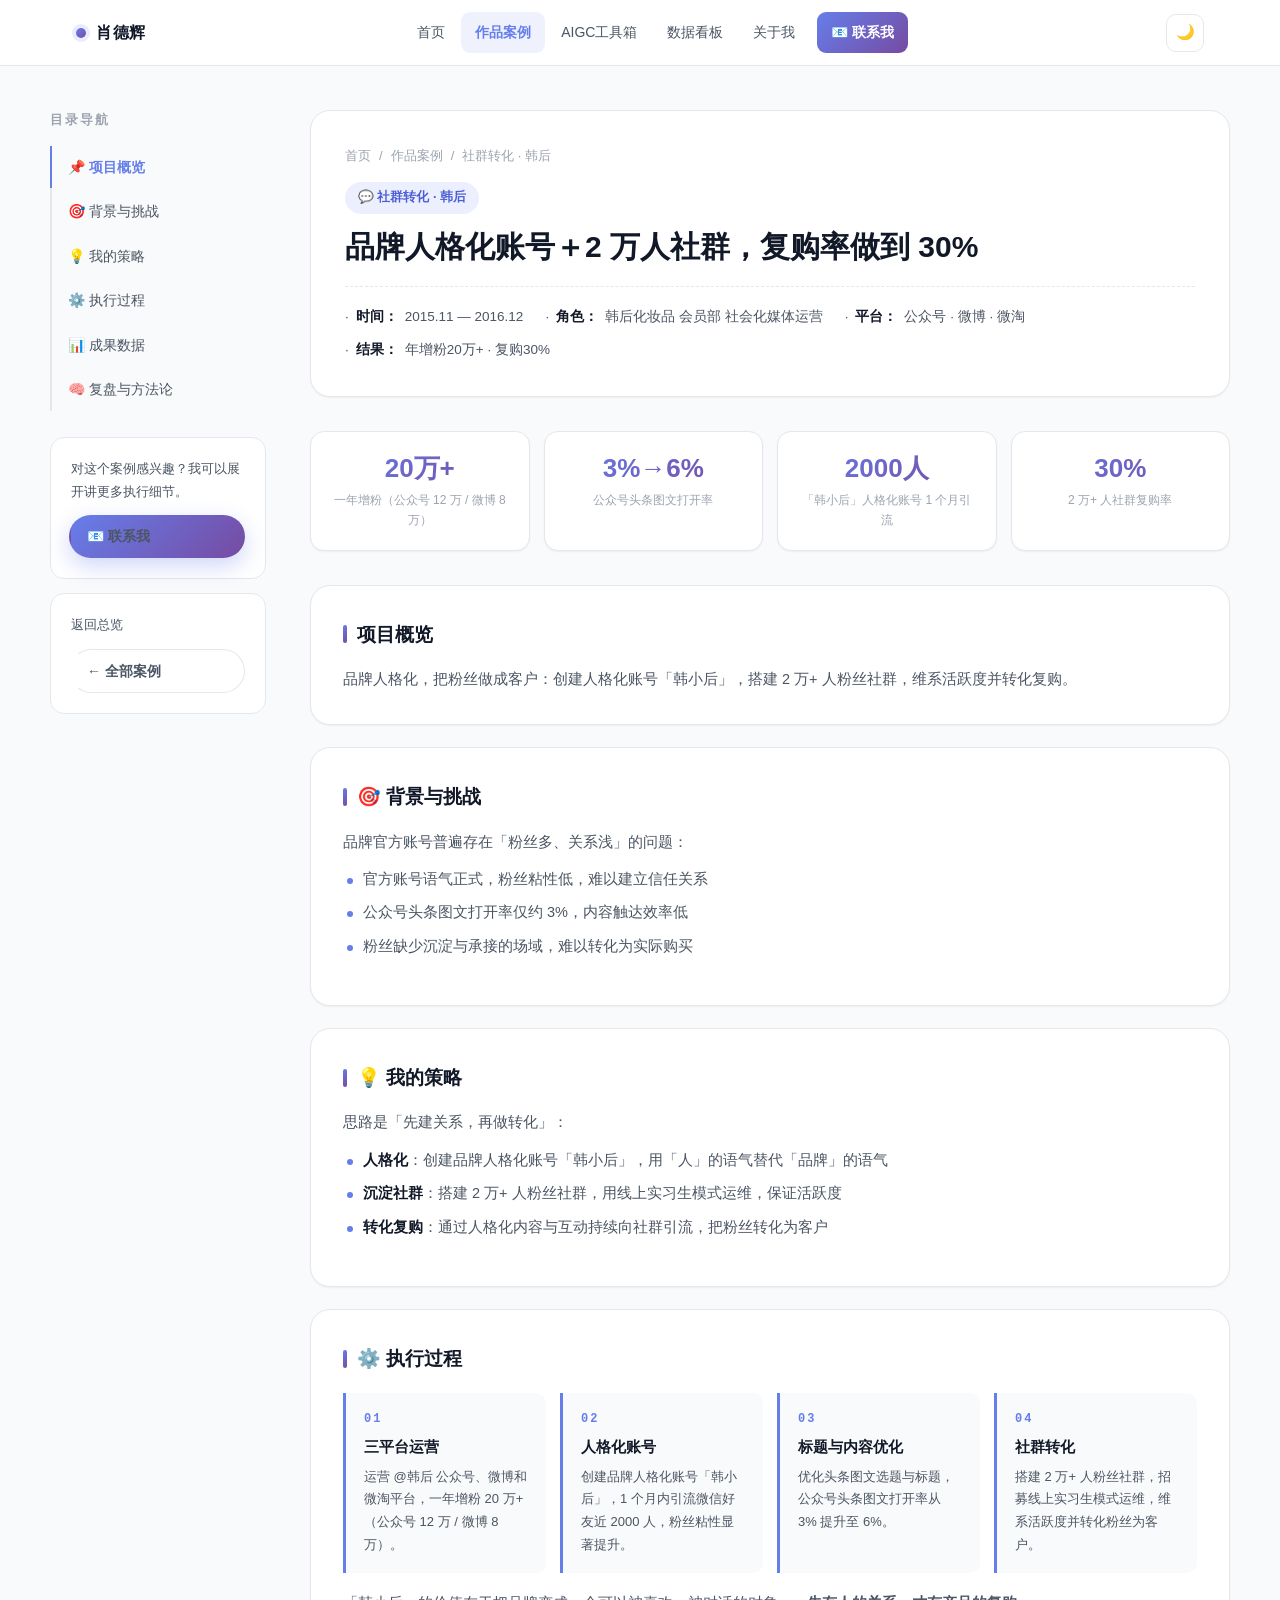
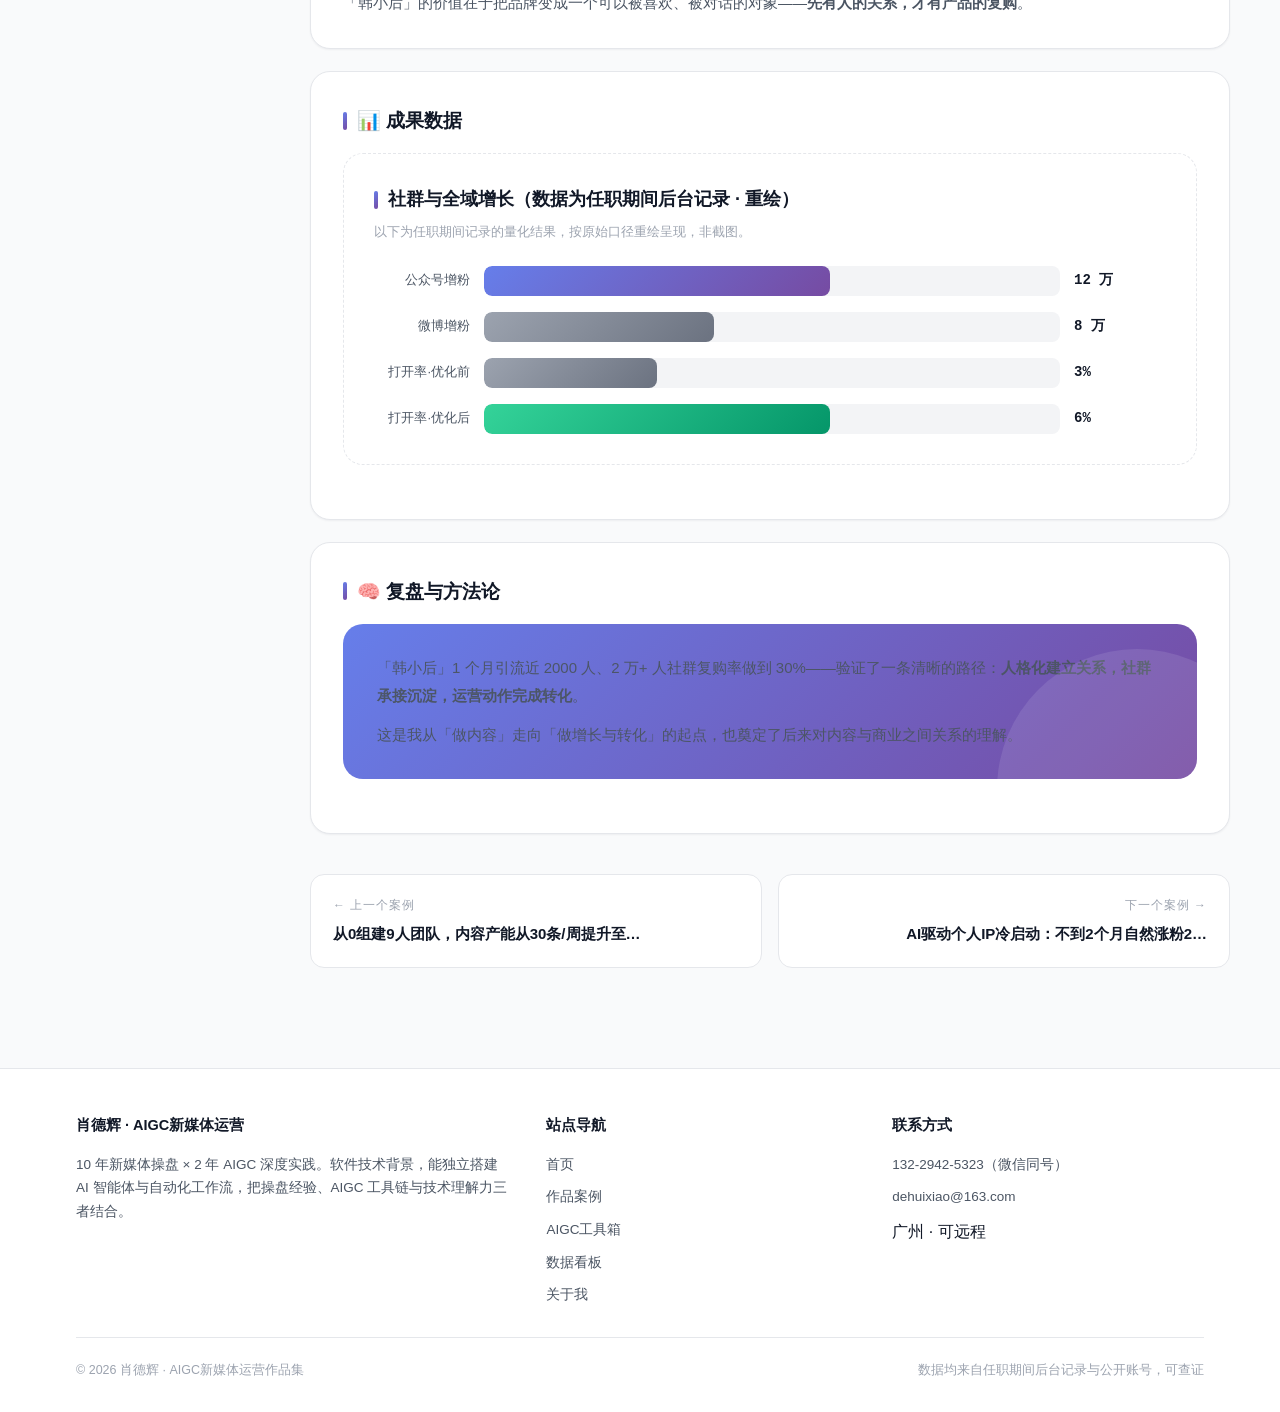
<file: works/hanhou-community.html>
<!DOCTYPE html>
<html lang="zh-CN">
<head>
<meta charset="UTF-8">
<meta name="viewport" content="width=device-width, initial-scale=1.0">
<title>品牌人格化账号＋2万人社群，复购率做到30% · 肖德辉作品集</title>
<meta name="description" content="创建人格化账号「韩小后」，一年增粉20万+，把粉丝转化为可复购客户。">
<meta property="og:type" content="website">
<meta property="og:title" content="品牌人格化账号＋2万人社群，复购率做到30% · 肖德辉作品集">
<meta property="og:description" content="创建人格化账号「韩小后」，一年增粉20万+，把粉丝转化为可复购客户。">
<meta property="og:url" content="https://xdhgit.github.io/works/hanhou-community.html">
<meta property="og:image" content="https://xdhgit.github.io/assets/og-cover.png">
<meta property="og:locale" content="zh_CN">
<meta name="twitter:card" content="summary_large_image">
<meta name="twitter:title" content="品牌人格化账号＋2万人社群，复购率做到30% · 肖德辉作品集">
<meta name="twitter:description" content="创建人格化账号「韩小后」，一年增粉20万+，把粉丝转化为可复购客户。">
<meta name="twitter:image" content="https://xdhgit.github.io/assets/og-cover.png">
<link rel="stylesheet" href="../css/style.css">
<link rel="icon" href="data:image/svg+xml,<svg xmlns=%22http://www.w3.org/2000/svg%22 viewBox=%220 0 100 100%22><text y=%22.9em%22 font-size=%2290%22>✨</text></svg>">
<script>try{var t=localStorage.getItem('xd-theme');if(t)document.documentElement.setAttribute('data-theme',t);else if(window.matchMedia&&matchMedia('(prefers-color-scheme: dark)').matches)document.documentElement.setAttribute('data-theme','dark');}catch(e){}</script>
</head>
<body data-page="works">
<img src="../assets/og-cover.png" alt="" aria-hidden="true" style="position:absolute;left:-9999px;top:0;width:1200px;height:630px">

<div id="read-progress"></div>

<nav class="navbar">
  <div class="nav-container">
    <a href="../index.html" class="nav-logo"><span class="logo-dot"></span>肖德辉</a>
    <ul class="nav-links">
        <li><a href="../index.html" data-page="home">首页</a></li>
        <li><a href="../works/index.html" data-page="works">作品案例</a></li>
        <li><a href="../ai-playbook/index.html" data-page="ai-playbook">AIGC工具箱</a></li>
        <li><a href="../dashboard/index.html" data-page="dashboard">数据看板</a></li>
        <li><a href="../about/index.html" data-page="about">关于我</a></li>
      <li><a href="mailto:dehuixiao@163.com" class="nav-cta">📧 联系我</a></li>
    </ul>
    <div class="nav-tools">
      <button class="theme-btn" type="button">🌙</button>
      <button class="nav-toggle" type="button" aria-label="展开菜单"><span></span><span></span><span></span></button>
    </div>
  </div>
</nav>

<main class="main-content">

  <div class="case-detail container">
    <aside class="side-nav">
      <h5>目录导航</h5>
      <ul>
        <li><a href="#overview">📌 项目概览</a></li>
        <li><a href="#background">🎯 背景与挑战</a></li>
        <li><a href="#strategy">💡 我的策略</a></li>
        <li><a href="#execute">⚙️ 执行过程</a></li>
        <li><a href="#results">📊 成果数据</a></li>
        <li><a href="#review">🧠 复盘与方法论</a></li>
      </ul>
      <div class="side-cta">
        <p>对这个案例感兴趣？我可以展开讲更多执行细节。</p>
        <a class="btn btn-primary btn-sm" href="mailto:dehuixiao@163.com">📧 联系我</a>
      </div>
      <div class="side-cta" style="margin-top:14px">
        <p>返回总览</p>
        <a class="btn btn-outline btn-sm" href="../works/index.html">← 全部案例</a>
      </div>
    </aside>

    <div class="case-main">
      <div class="case-hero" id="overview">
        <div class="breadcrumb"><a href="../index.html">首页</a><span>/</span><a href="../works/index.html">作品案例</a><span>/</span><span>社群转化 · 韩后</span></div>
        <span class="tag tag-primary">💬 社群转化 · 韩后</span>
        <h2>品牌人格化账号＋2 万人社群，复购率做到 30%</h2>
        <div class="case-meta"><span>· <strong>时间：</strong>2015.11 — 2016.12</span><span>· <strong>角色：</strong>韩后化妆品 会员部 社会化媒体运营</span><span>· <strong>平台：</strong>公众号 · 微博 · 微淘</span><span>· <strong>结果：</strong>年增粉20万+ · 复购30%</span></div>
      </div>

      <div class="kpi-row"><div class="kpi"><div class="v">20万+</div><div class="k">一年增粉（公众号 12 万 / 微博 8 万）</div></div><div class="kpi"><div class="v">3%→6%</div><div class="k">公众号头条图文打开率</div></div><div class="kpi"><div class="v">2000人</div><div class="k">「韩小后」人格化账号 1 个月引流</div></div><div class="kpi"><div class="v">30%</div><div class="k">2 万+ 人社群复购率</div></div></div>

      <div class="content-block">
        <h3>项目概览</h3>
        <p>品牌人格化，把粉丝做成客户：创建人格化账号「韩小后」，搭建 2 万+ 人粉丝社群，维系活跃度并转化复购。</p>
      </div>

      <div class="content-block" id="background">
        <h3>🎯 背景与挑战</h3>
        <p>品牌官方账号普遍存在「粉丝多、关系浅」的问题：</p>
      <ul class="dots">
        <li>官方账号语气正式，粉丝粘性低，难以建立信任关系</li>
        <li>公众号头条图文打开率仅约 3%，内容触达效率低</li>
        <li>粉丝缺少沉淀与承接的场域，难以转化为实际购买</li>
      </ul>
      </div>

      <div class="content-block" id="strategy">
        <h3>💡 我的策略</h3>
        <p>思路是「先建关系，再做转化」：</p>
      <ul class="dots">
        <li><strong>人格化</strong>：创建品牌人格化账号「韩小后」，用「人」的语气替代「品牌」的语气</li>
        <li><strong>沉淀社群</strong>：搭建 2 万+ 人粉丝社群，用线上实习生模式运维，保证活跃度</li>
        <li><strong>转化复购</strong>：通过人格化内容与互动持续向社群引流，把粉丝转化为客户</li>
      </ul>
      </div>

      <div class="content-block" id="execute">
        <h3>⚙️ 执行过程</h3>
        <div class="steps"><div class="step"><div class="no">01</div><h6>三平台运营</h6><p>运营 @韩后 公众号、微博和微淘平台，一年增粉 20 万+（公众号 12 万 / 微博 8 万）。</p></div><div class="step"><div class="no">02</div><h6>人格化账号</h6><p>创建品牌人格化账号「韩小后」，1 个月内引流微信好友近 2000 人，粉丝粘性显著提升。</p></div><div class="step"><div class="no">03</div><h6>标题与内容优化</h6><p>优化头条图文选题与标题，公众号头条图文打开率从 3% 提升至 6%。</p></div><div class="step"><div class="no">04</div><h6>社群转化</h6><p>搭建 2 万+ 人粉丝社群，招募线上实习生模式运维，维系活跃度并转化粉丝为客户。</p></div></div>
        <p>「韩小后」的价值在于把品牌变成一个可以被喜欢、被对话的对象——<b>先有人的关系，才有产品的复购</b>。</p>
      </div>

      <div class="content-block" id="results">
        <h3>📊 成果数据</h3>
        <div class="panel" style="box-shadow:none;border-style:dashed">
        <h3>社群与全域增长（数据为任职期间后台记录 · 重绘）</h3>
        <p class="note">以下为任职期间记录的量化结果，按原始口径重绘呈现，非截图。</p>
        <div class="bars" data-bars>
          <div class="bar-row"><div class="lb">公众号增粉</div><div class="bar-track"><div class="bar-fill " data-w="60"></div></div><div class="vl">12 万</div></div>
          <div class="bar-row"><div class="lb">微博增粉</div><div class="bar-track"><div class="bar-fill alt" data-w="40"></div></div><div class="vl">8 万</div></div>
          <div class="bar-row"><div class="lb">打开率·优化前</div><div class="bar-track"><div class="bar-fill alt" data-w="30"></div></div><div class="vl">3%</div></div>
          <div class="bar-row"><div class="lb">打开率·优化后</div><div class="bar-track"><div class="bar-fill green" data-w="60"></div></div><div class="vl">6%</div></div>
        </div>
      </div>
      </div>

      <div class="content-block" id="review">
        <h3>🧠 复盘与方法论</h3>
        <div class="takeaway"><p>「韩小后」1 个月引流近 2000 人、2 万+ 人社群复购率做到 30%——验证了一条清晰的路径：<b>人格化建立关系，社群承接沉淀，运营动作完成转化</b>。</p>
      <p>这是我从「做内容」走向「做增长与转化」的起点，也奠定了后来对内容与商业之间关系的理解。</p></div>
      </div>

      <div class="pager">
        <a href="../works/team-building.html"><div class="lab">← 上一个案例</div><div class="ttl">从0组建9人团队，内容产能从30条/周提升至…</div></a>
        <a href="../works/ai-personal-ip.html" style="text-align:right"><div class="lab">下一个案例 →</div><div class="ttl">AI驱动个人IP冷启动：不到2个月自然涨粉2…</div></a>
      </div>
    </div>
  </div>

</main>

<footer class="footer">
  <div class="container">
    <div class="footer-grid">
      <div>
        <h5>肖德辉 · AIGC新媒体运营</h5>
        <p>10 年新媒体操盘 × 2 年 AIGC 深度实践。软件技术背景，能独立搭建 AI 智能体与自动化工作流，把操盘经验、AIGC 工具链与技术理解力三者结合。</p>
      </div>
      <div>
        <h5>站点导航</h5>
        <div class="footer-links">
          <a href="../index.html">首页</a>
          <a href="../works/index.html">作品案例</a>
          <a href="../ai-playbook/index.html">AIGC工具箱</a>
          <a href="../dashboard/index.html">数据看板</a>
          <a href="../about/index.html">关于我</a>
        </div>
      </div>
      <div>
        <h5>联系方式</h5>
        <div class="footer-links">
          <a href="tel:13229425323">132-2942-5323（微信同号）</a>
          <a href="mailto:dehuixiao@163.com">dehuixiao@163.com</a>
          <span>广州 · 可远程</span>
        </div>
      </div>
    </div>
    <div class="footer-bottom">
      <span>© <span data-year>2026</span> 肖德辉 · AIGC新媒体运营作品集</span>
      <span>数据均来自任职期间后台记录与公开账号，可查证</span>
    </div>
  </div>
</footer>
<script src="../js/main.js"></script>
<script charset="UTF-8" id="LA_COLLECT" src="//sdk.51.la/js-sdk-pro.min.js"></script>
<script>LA.init({id:"3RXWI8lZXUsdliAu",ck:"3RXWI8lZXUsdliAu"})</script>
</body>
</html>
</file>
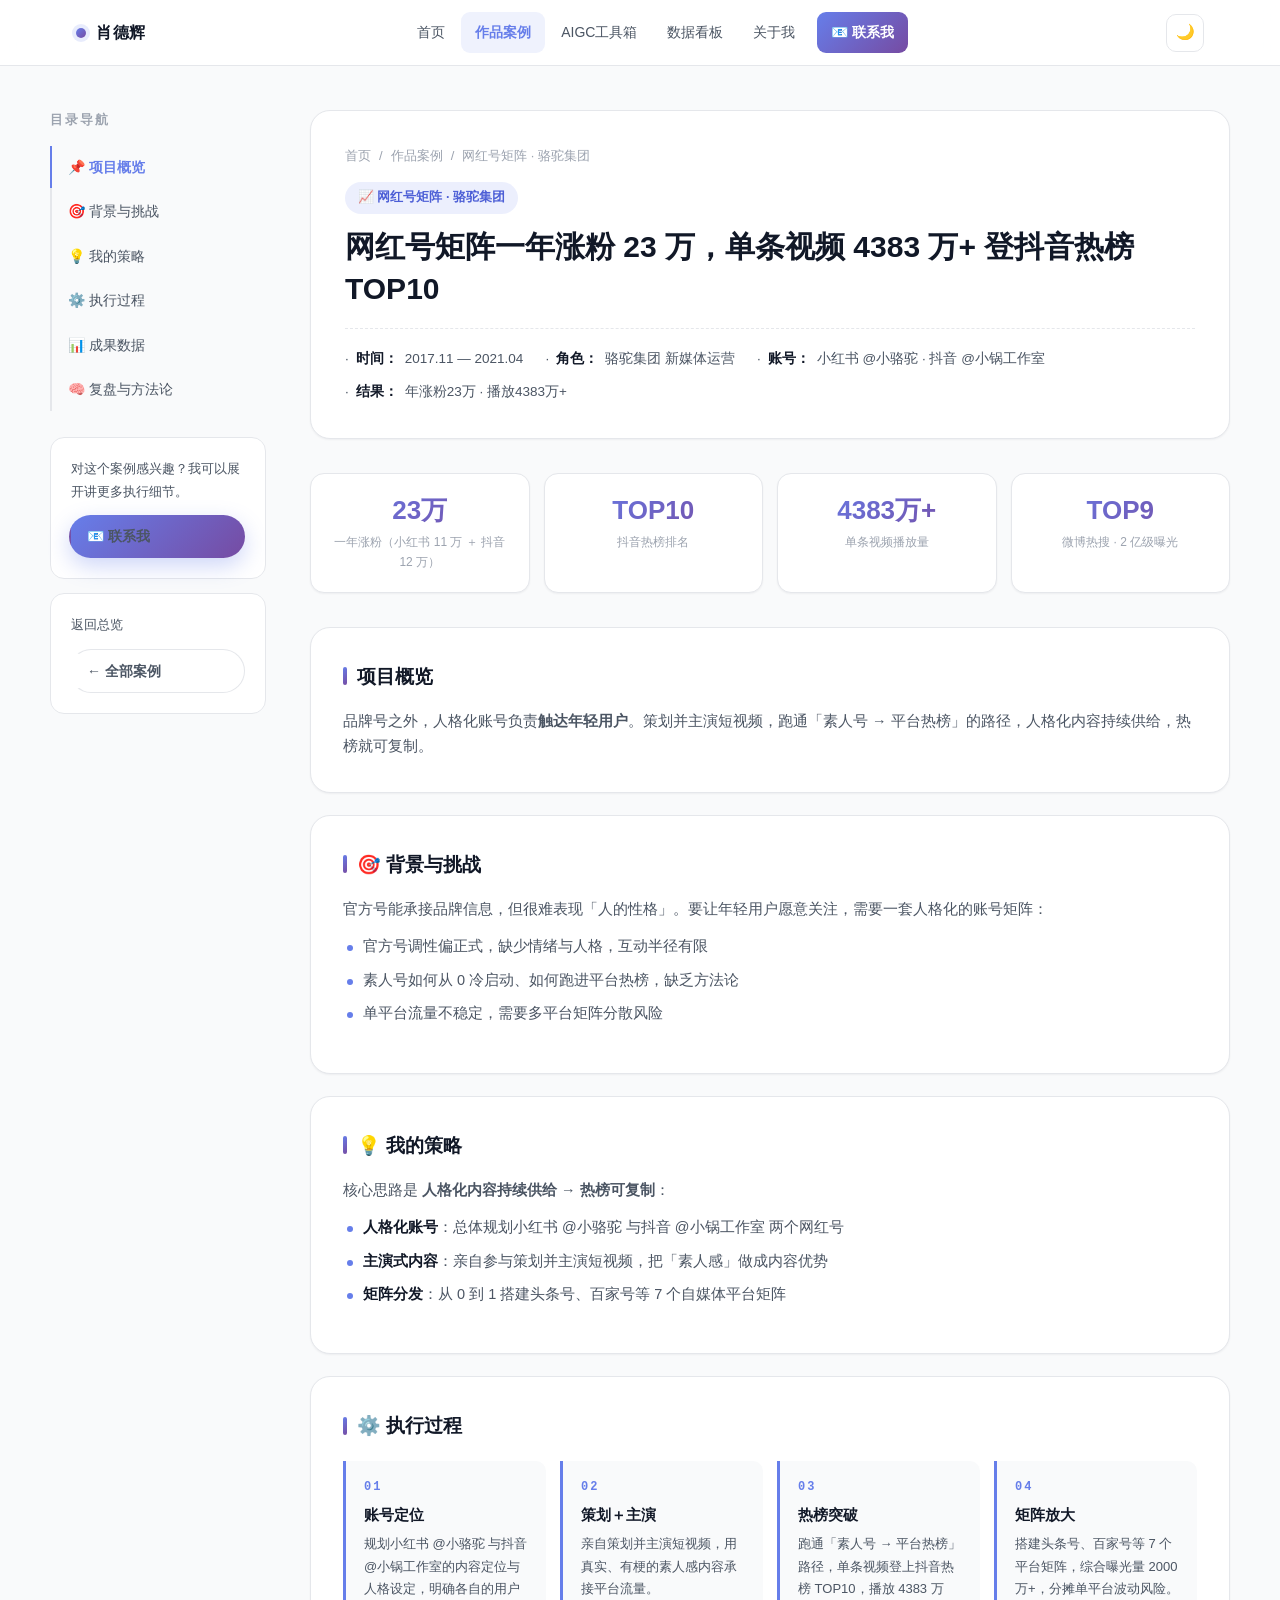
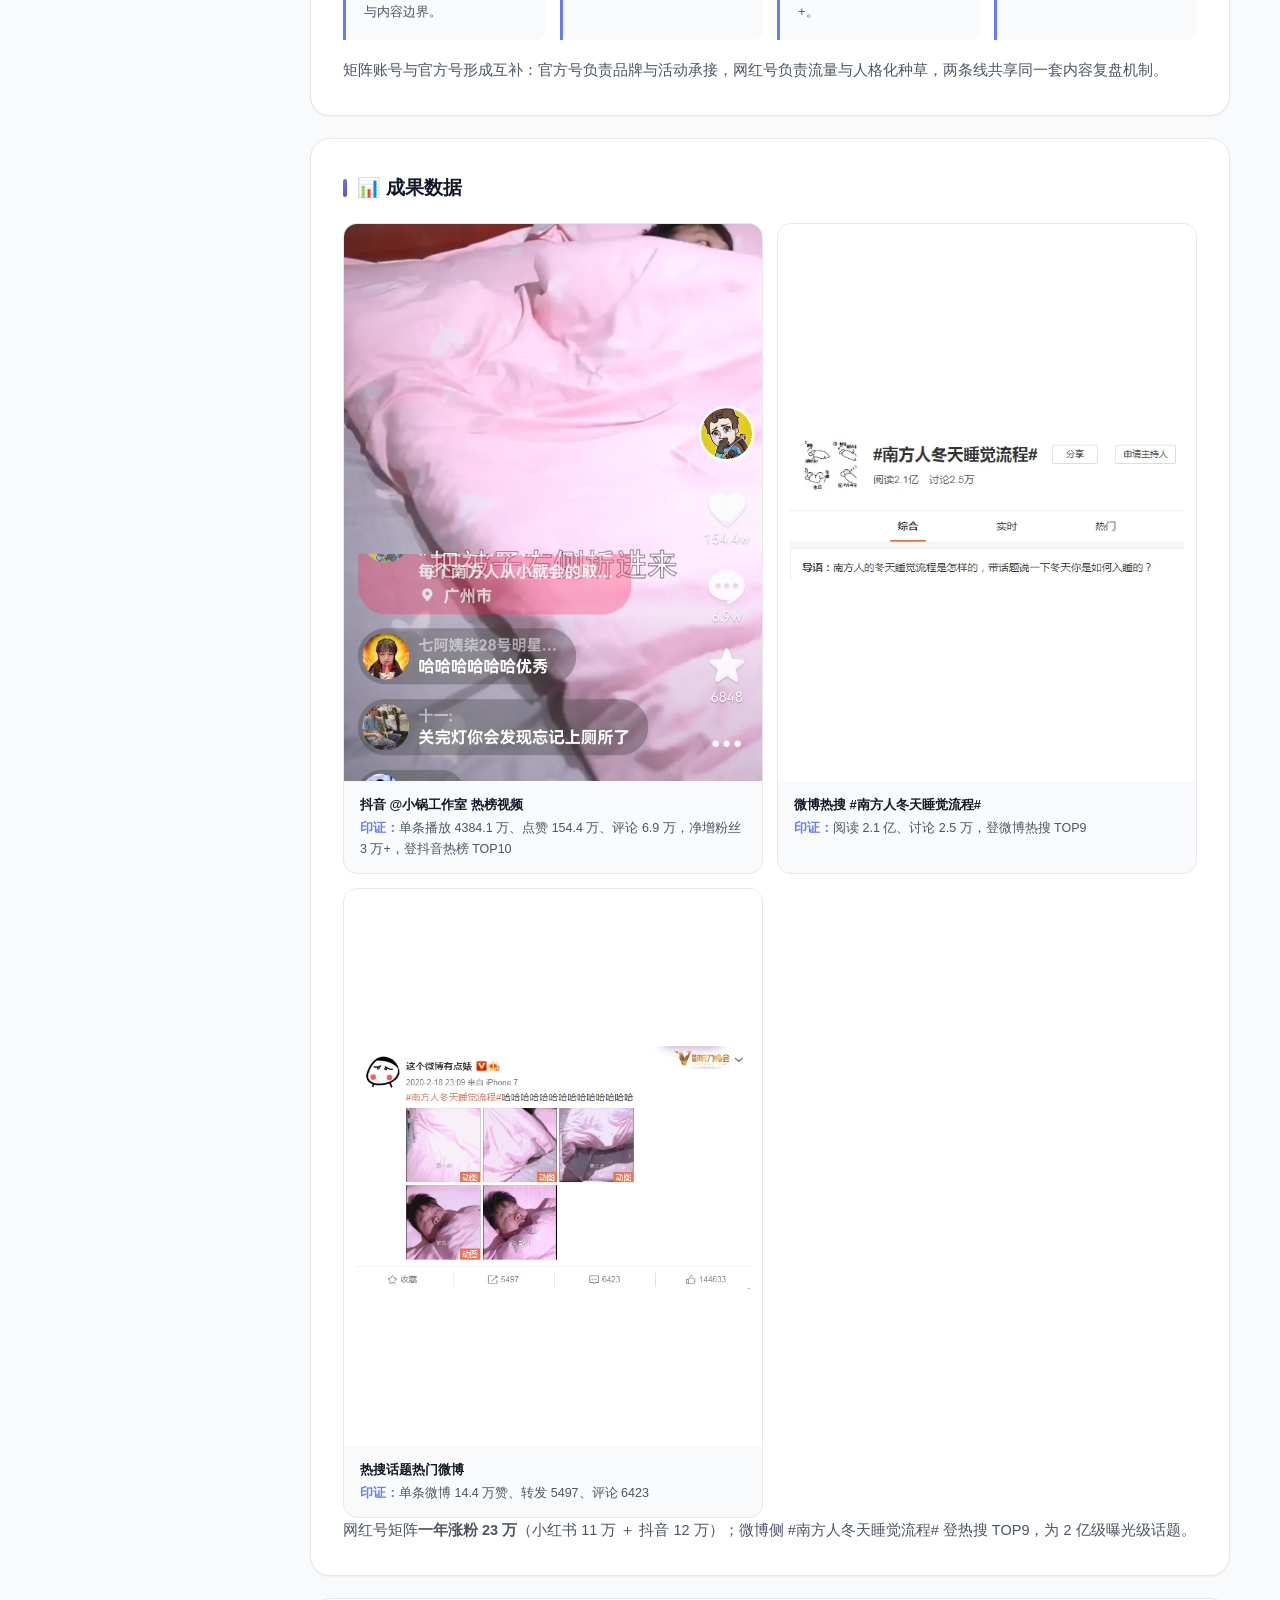
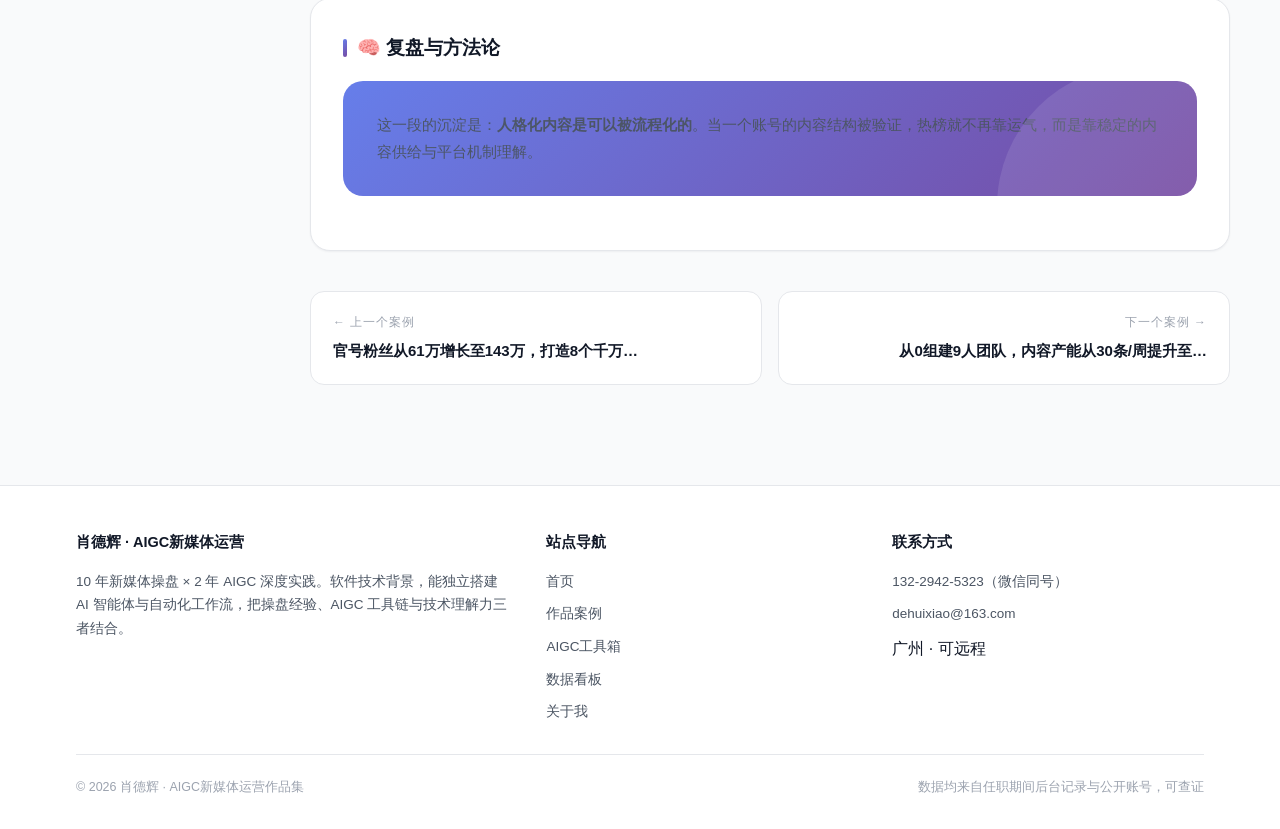
<file: works/influencer-matrix.html>
<!DOCTYPE html>
<html lang="zh-CN">
<head>
<meta charset="UTF-8">
<meta name="viewport" content="width=device-width, initial-scale=1.0">
<title>网红号矩阵一年涨粉23万，单条视频4383万+登抖音热榜 · 肖德辉作品集</title>
<meta name="description" content="策划并主演短视频，跑通「素人号→平台热榜」，7个平台矩阵曝光2000万+。">
<meta property="og:type" content="website">
<meta property="og:title" content="网红号矩阵一年涨粉23万，单条视频4383万+登抖音热榜 · 肖德辉作品集">
<meta property="og:description" content="策划并主演短视频，跑通「素人号→平台热榜」，7个平台矩阵曝光2000万+。">
<meta property="og:url" content="https://xdhgit.github.io/works/influencer-matrix.html">
<meta property="og:image" content="https://xdhgit.github.io/assets/og-cover.png">
<meta property="og:locale" content="zh_CN">
<meta name="twitter:card" content="summary_large_image">
<meta name="twitter:title" content="网红号矩阵一年涨粉23万，单条视频4383万+登抖音热榜 · 肖德辉作品集">
<meta name="twitter:description" content="策划并主演短视频，跑通「素人号→平台热榜」，7个平台矩阵曝光2000万+。">
<meta name="twitter:image" content="https://xdhgit.github.io/assets/og-cover.png">
<link rel="stylesheet" href="../css/style.css">
<link rel="icon" href="data:image/svg+xml,<svg xmlns=%22http://www.w3.org/2000/svg%22 viewBox=%220 0 100 100%22><text y=%22.9em%22 font-size=%2290%22>✨</text></svg>">
<script>try{var t=localStorage.getItem('xd-theme');if(t)document.documentElement.setAttribute('data-theme',t);else if(window.matchMedia&&matchMedia('(prefers-color-scheme: dark)').matches)document.documentElement.setAttribute('data-theme','dark');}catch(e){}</script>
</head>
<body data-page="works">
<img src="../assets/og-cover.png" alt="" aria-hidden="true" style="position:absolute;left:-9999px;top:0;width:1200px;height:630px">

<div id="read-progress"></div>

<nav class="navbar">
  <div class="nav-container">
    <a href="../index.html" class="nav-logo"><span class="logo-dot"></span>肖德辉</a>
    <ul class="nav-links">
        <li><a href="../index.html" data-page="home">首页</a></li>
        <li><a href="../works/index.html" data-page="works">作品案例</a></li>
        <li><a href="../ai-playbook/index.html" data-page="ai-playbook">AIGC工具箱</a></li>
        <li><a href="../dashboard/index.html" data-page="dashboard">数据看板</a></li>
        <li><a href="../about/index.html" data-page="about">关于我</a></li>
      <li><a href="mailto:dehuixiao@163.com" class="nav-cta">📧 联系我</a></li>
    </ul>
    <div class="nav-tools">
      <button class="theme-btn" type="button">🌙</button>
      <button class="nav-toggle" type="button" aria-label="展开菜单"><span></span><span></span><span></span></button>
    </div>
  </div>
</nav>

<main class="main-content">

  <div class="case-detail container">
    <aside class="side-nav">
      <h5>目录导航</h5>
      <ul>
        <li><a href="#overview">📌 项目概览</a></li>
        <li><a href="#background">🎯 背景与挑战</a></li>
        <li><a href="#strategy">💡 我的策略</a></li>
        <li><a href="#execute">⚙️ 执行过程</a></li>
        <li><a href="#results">📊 成果数据</a></li>
        <li><a href="#review">🧠 复盘与方法论</a></li>
      </ul>
      <div class="side-cta">
        <p>对这个案例感兴趣？我可以展开讲更多执行细节。</p>
        <a class="btn btn-primary btn-sm" href="mailto:dehuixiao@163.com">📧 联系我</a>
      </div>
      <div class="side-cta" style="margin-top:14px">
        <p>返回总览</p>
        <a class="btn btn-outline btn-sm" href="../works/index.html">← 全部案例</a>
      </div>
    </aside>

    <div class="case-main">
      <div class="case-hero" id="overview">
        <div class="breadcrumb"><a href="../index.html">首页</a><span>/</span><a href="../works/index.html">作品案例</a><span>/</span><span>网红号矩阵 · 骆驼集团</span></div>
        <span class="tag tag-primary">📈 网红号矩阵 · 骆驼集团</span>
        <h2>网红号矩阵一年涨粉 23 万，单条视频 4383 万+ 登抖音热榜 TOP10</h2>
        <div class="case-meta"><span>· <strong>时间：</strong>2017.11 — 2021.04</span><span>· <strong>角色：</strong>骆驼集团 新媒体运营</span><span>· <strong>账号：</strong>小红书 @小骆驼 · 抖音 @小锅工作室</span><span>· <strong>结果：</strong>年涨粉23万 · 播放4383万+</span></div>
      </div>

      <div class="kpi-row"><div class="kpi"><div class="v">23万</div><div class="k">一年涨粉（小红书 11 万 ＋ 抖音 12 万）</div></div><div class="kpi"><div class="v">TOP10</div><div class="k">抖音热榜排名</div></div><div class="kpi"><div class="v">4383万+</div><div class="k">单条视频播放量</div></div><div class="kpi"><div class="v">TOP9</div><div class="k">微博热搜 · 2 亿级曝光</div></div></div>

      <div class="content-block">
        <h3>项目概览</h3>
        <p>品牌号之外，人格化账号负责<b>触达年轻用户</b>。策划并主演短视频，跑通「素人号 → 平台热榜」的路径，人格化内容持续供给，热榜就可复制。</p>
      </div>

      <div class="content-block" id="background">
        <h3>🎯 背景与挑战</h3>
        <p>官方号能承接品牌信息，但很难表现「人的性格」。要让年轻用户愿意关注，需要一套人格化的账号矩阵：</p>
      <ul class="dots">
        <li>官方号调性偏正式，缺少情绪与人格，互动半径有限</li>
        <li>素人号如何从 0 冷启动、如何跑进平台热榜，缺乏方法论</li>
        <li>单平台流量不稳定，需要多平台矩阵分散风险</li>
      </ul>
      </div>

      <div class="content-block" id="strategy">
        <h3>💡 我的策略</h3>
        <p>核心思路是 <b>人格化内容持续供给 → 热榜可复制</b>：</p>
      <ul class="dots">
        <li><strong>人格化账号</strong>：总体规划小红书 @小骆驼 与抖音 @小锅工作室 两个网红号</li>
        <li><strong>主演式内容</strong>：亲自参与策划并主演短视频，把「素人感」做成内容优势</li>
        <li><strong>矩阵分发</strong>：从 0 到 1 搭建头条号、百家号等 7 个自媒体平台矩阵</li>
      </ul>
      </div>

      <div class="content-block" id="execute">
        <h3>⚙️ 执行过程</h3>
        <div class="steps"><div class="step"><div class="no">01</div><h6>账号定位</h6><p>规划小红书 @小骆驼 与抖音 @小锅工作室的内容定位与人格设定，明确各自的用户与内容边界。</p></div><div class="step"><div class="no">02</div><h6>策划＋主演</h6><p>亲自策划并主演短视频，用真实、有梗的素人感内容承接平台流量。</p></div><div class="step"><div class="no">03</div><h6>热榜突破</h6><p>跑通「素人号 → 平台热榜」路径，单条视频登上抖音热榜 TOP10，播放 4383 万+。</p></div><div class="step"><div class="no">04</div><h6>矩阵放大</h6><p>搭建头条号、百家号等 7 个平台矩阵，综合曝光量 2000 万+，分摊单平台波动风险。</p></div></div>
        <p>矩阵账号与官方号形成互补：官方号负责品牌与活动承接，网红号负责流量与人格化种草，两条线共享同一套内容复盘机制。</p>
      </div>

      <div class="content-block" id="results">
        <h3>📊 成果数据</h3>
        <div class="shots c2"><figure class="shot"><div class="frame r34"><img src="../assets/c5-douyin-hot.webp" alt="抖音 @小锅工作室 热榜视频" loading="lazy"></div><figcaption><b>抖音 @小锅工作室 热榜视频</b><i>印证：</i>单条播放 4384.1 万、点赞 154.4 万、评论 6.9 万，净增粉丝 3 万+，登抖音热榜 TOP10</figcaption></figure><figure class="shot"><div class="frame r34 pad"><img src="../assets/c5-hotsearch.webp" alt="微博热搜 #南方人冬天睡觉流程#" loading="lazy"></div><figcaption><b>微博热搜 #南方人冬天睡觉流程#</b><i>印证：</i>阅读 2.1 亿、讨论 2.5 万，登微博热搜 TOP9</figcaption></figure><figure class="shot"><div class="frame r34 pad"><img src="../assets/c5-weibo-hot.webp" alt="热搜话题热门微博" loading="lazy"></div><figcaption><b>热搜话题热门微博</b><i>印证：</i>单条微博 14.4 万赞、转发 5497、评论 6423</figcaption></figure></div><p>网红号矩阵<b>一年涨粉 23 万</b>（小红书 11 万 ＋ 抖音 12 万）；微博侧 #南方人冬天睡觉流程# 登热搜 TOP9，为 2 亿级曝光级话题。</p>
      </div>

      <div class="content-block" id="review">
        <h3>🧠 复盘与方法论</h3>
        <div class="takeaway"><p>这一段的沉淀是：<b>人格化内容是可以被流程化的</b>。当一个账号的内容结构被验证，热榜就不再靠运气，而是靠稳定的内容供给与平台机制理解。</p></div>
      </div>

      <div class="pager">
        <a href="../works/camel-official.html"><div class="lab">← 上一个案例</div><div class="ttl">官号粉丝从61万增长至143万，打造8个千万…</div></a>
        <a href="../works/team-building.html" style="text-align:right"><div class="lab">下一个案例 →</div><div class="ttl">从0组建9人团队，内容产能从30条/周提升至…</div></a>
      </div>
    </div>
  </div>

</main>

<footer class="footer">
  <div class="container">
    <div class="footer-grid">
      <div>
        <h5>肖德辉 · AIGC新媒体运营</h5>
        <p>10 年新媒体操盘 × 2 年 AIGC 深度实践。软件技术背景，能独立搭建 AI 智能体与自动化工作流，把操盘经验、AIGC 工具链与技术理解力三者结合。</p>
      </div>
      <div>
        <h5>站点导航</h5>
        <div class="footer-links">
          <a href="../index.html">首页</a>
          <a href="../works/index.html">作品案例</a>
          <a href="../ai-playbook/index.html">AIGC工具箱</a>
          <a href="../dashboard/index.html">数据看板</a>
          <a href="../about/index.html">关于我</a>
        </div>
      </div>
      <div>
        <h5>联系方式</h5>
        <div class="footer-links">
          <a href="tel:13229425323">132-2942-5323（微信同号）</a>
          <a href="mailto:dehuixiao@163.com">dehuixiao@163.com</a>
          <span>广州 · 可远程</span>
        </div>
      </div>
    </div>
    <div class="footer-bottom">
      <span>© <span data-year>2026</span> 肖德辉 · AIGC新媒体运营作品集</span>
      <span>数据均来自任职期间后台记录与公开账号，可查证</span>
    </div>
  </div>
</footer>
<script src="../js/main.js"></script>
<script charset="UTF-8" id="LA_COLLECT" src="//sdk.51.la/js-sdk-pro.min.js"></script>
<script>LA.init({id:"3RXWI8lZXUsdliAu",ck:"3RXWI8lZXUsdliAu"})</script>
</body>
</html>
</file>
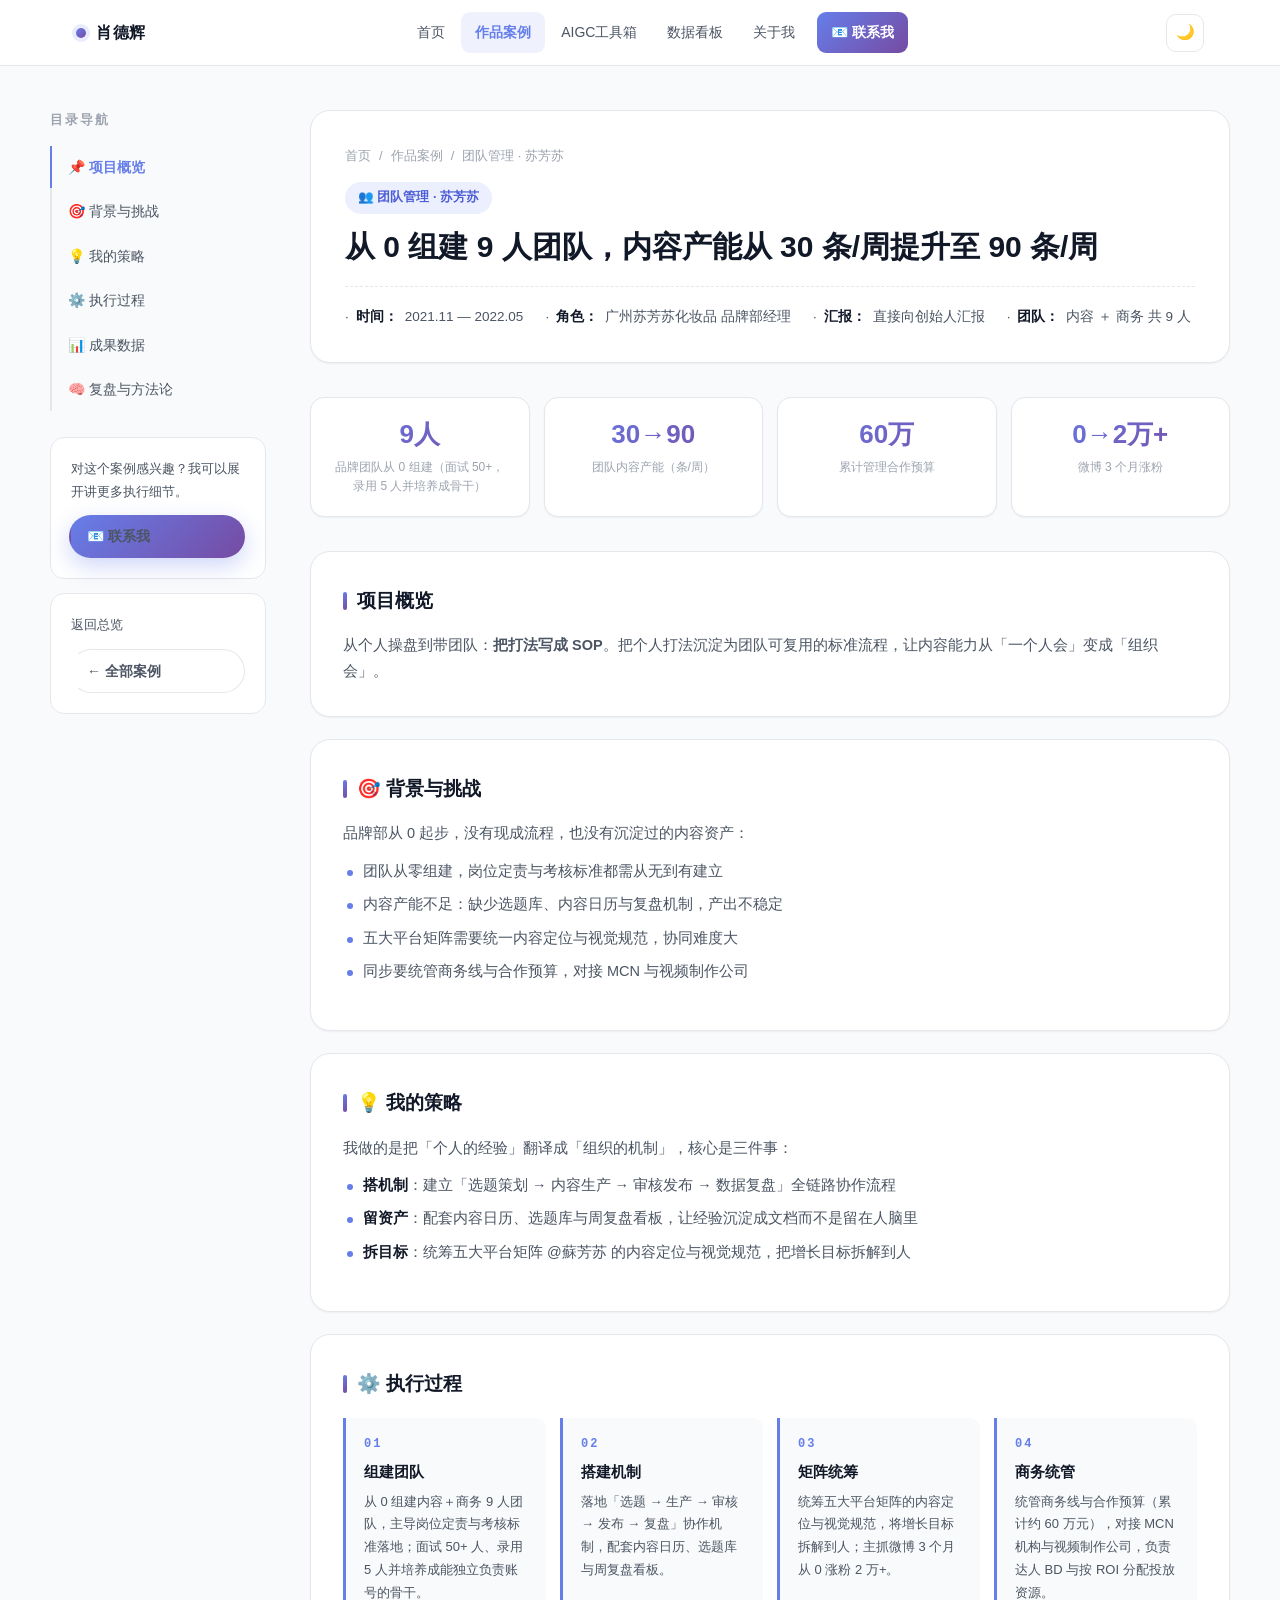
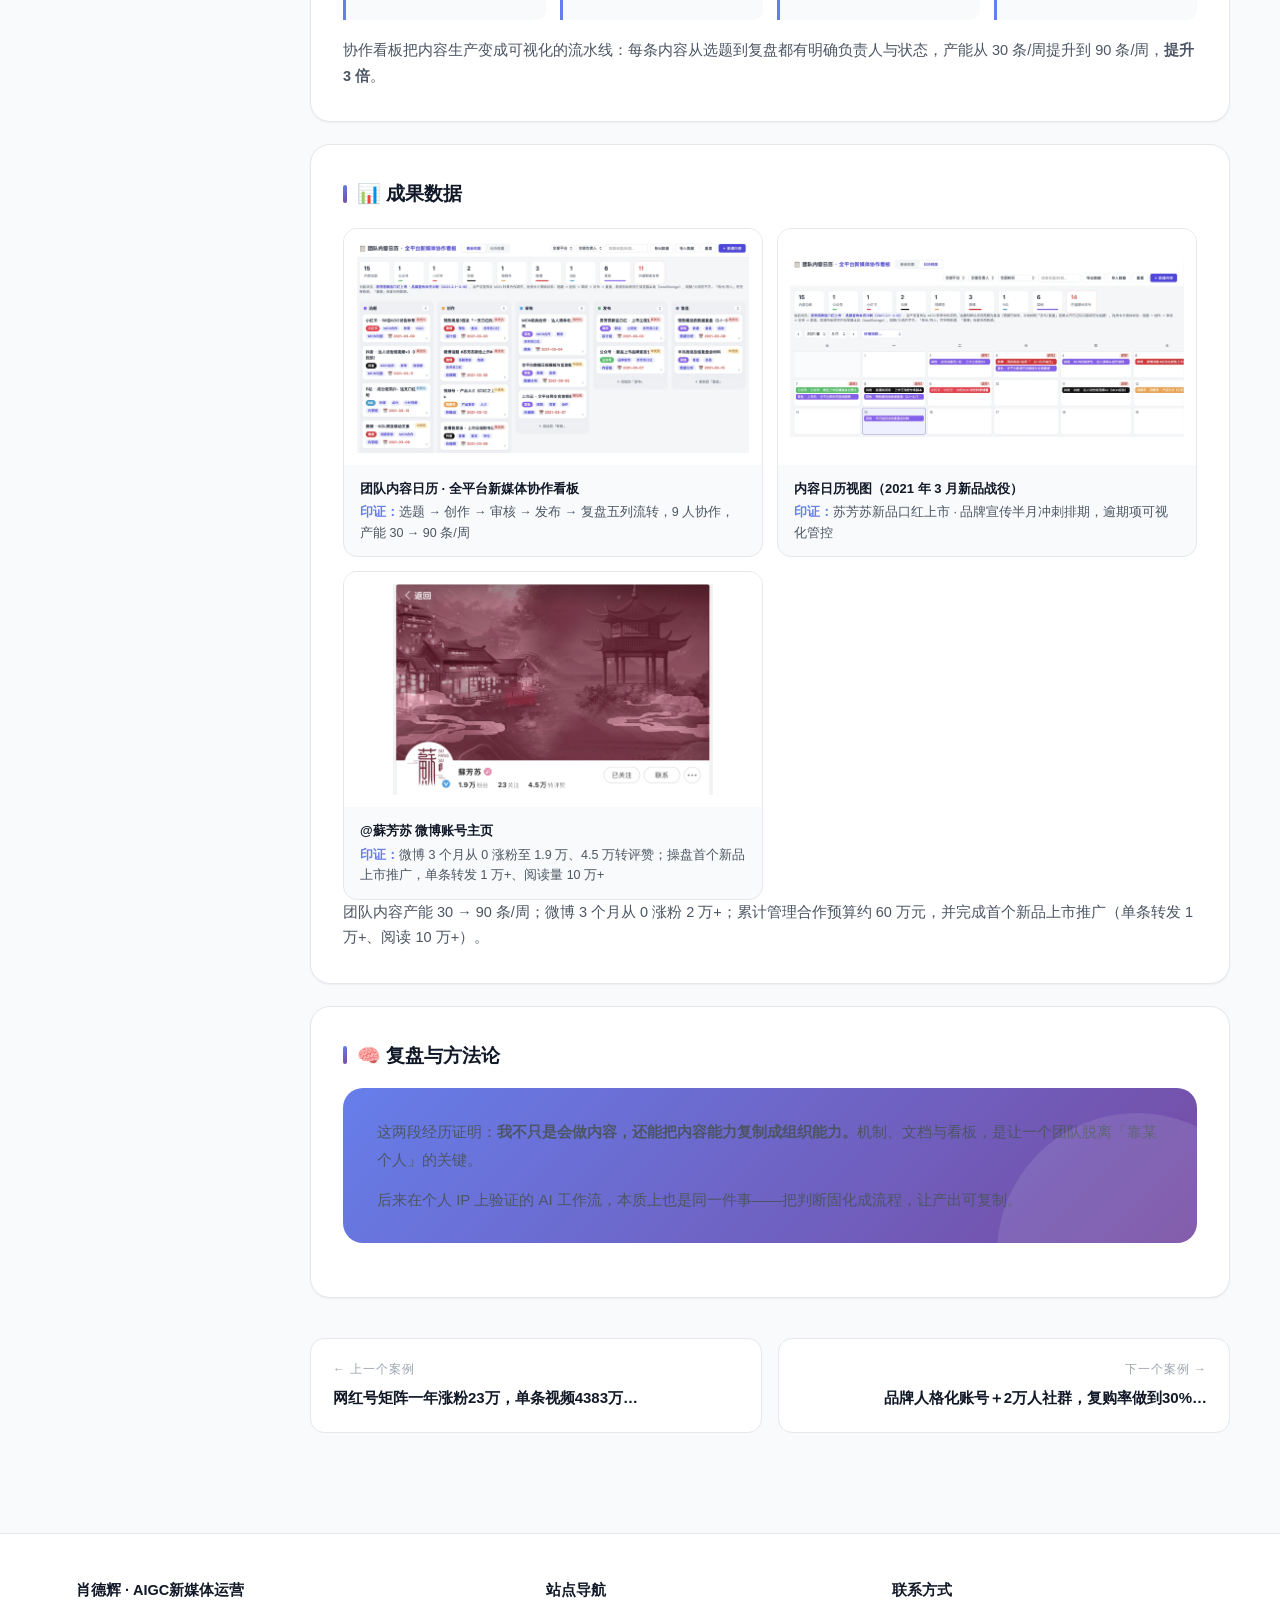
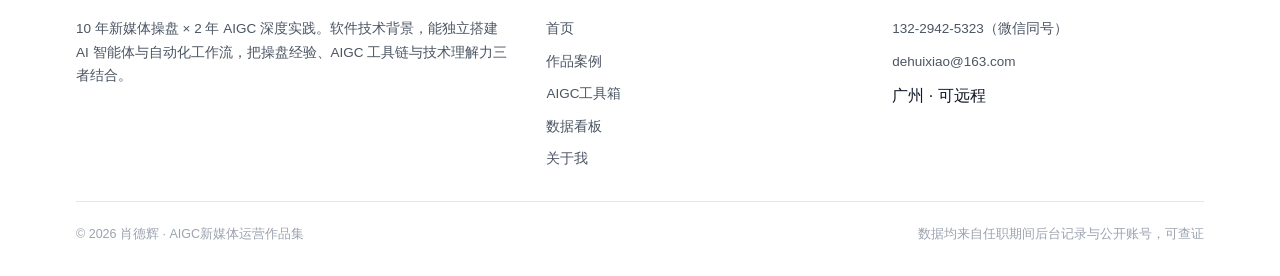
<file: works/team-building.html>
<!DOCTYPE html>
<html lang="zh-CN">
<head>
<meta charset="UTF-8">
<meta name="viewport" content="width=device-width, initial-scale=1.0">
<title>从0组建9人团队，内容产能从30条/周提升至90条/周 · 肖德辉作品集</title>
<meta name="description" content="搭建「选题→生产→审核→复盘」全链路SOP，统筹五大平台矩阵，微博3个月涨粉2万+。">
<meta property="og:type" content="website">
<meta property="og:title" content="从0组建9人团队，内容产能从30条/周提升至90条/周 · 肖德辉作品集">
<meta property="og:description" content="搭建「选题→生产→审核→复盘」全链路SOP，统筹五大平台矩阵，微博3个月涨粉2万+。">
<meta property="og:url" content="https://xdhgit.github.io/works/team-building.html">
<meta property="og:image" content="https://xdhgit.github.io/assets/og-cover.png">
<meta property="og:locale" content="zh_CN">
<meta name="twitter:card" content="summary_large_image">
<meta name="twitter:title" content="从0组建9人团队，内容产能从30条/周提升至90条/周 · 肖德辉作品集">
<meta name="twitter:description" content="搭建「选题→生产→审核→复盘」全链路SOP，统筹五大平台矩阵，微博3个月涨粉2万+。">
<meta name="twitter:image" content="https://xdhgit.github.io/assets/og-cover.png">
<link rel="stylesheet" href="../css/style.css">
<link rel="icon" href="data:image/svg+xml,<svg xmlns=%22http://www.w3.org/2000/svg%22 viewBox=%220 0 100 100%22><text y=%22.9em%22 font-size=%2290%22>✨</text></svg>">
<script>try{var t=localStorage.getItem('xd-theme');if(t)document.documentElement.setAttribute('data-theme',t);else if(window.matchMedia&&matchMedia('(prefers-color-scheme: dark)').matches)document.documentElement.setAttribute('data-theme','dark');}catch(e){}</script>
</head>
<body data-page="works">
<img src="../assets/og-cover.png" alt="" aria-hidden="true" style="position:absolute;left:-9999px;top:0;width:1200px;height:630px">

<div id="read-progress"></div>

<nav class="navbar">
  <div class="nav-container">
    <a href="../index.html" class="nav-logo"><span class="logo-dot"></span>肖德辉</a>
    <ul class="nav-links">
        <li><a href="../index.html" data-page="home">首页</a></li>
        <li><a href="../works/index.html" data-page="works">作品案例</a></li>
        <li><a href="../ai-playbook/index.html" data-page="ai-playbook">AIGC工具箱</a></li>
        <li><a href="../dashboard/index.html" data-page="dashboard">数据看板</a></li>
        <li><a href="../about/index.html" data-page="about">关于我</a></li>
      <li><a href="mailto:dehuixiao@163.com" class="nav-cta">📧 联系我</a></li>
    </ul>
    <div class="nav-tools">
      <button class="theme-btn" type="button">🌙</button>
      <button class="nav-toggle" type="button" aria-label="展开菜单"><span></span><span></span><span></span></button>
    </div>
  </div>
</nav>

<main class="main-content">

  <div class="case-detail container">
    <aside class="side-nav">
      <h5>目录导航</h5>
      <ul>
        <li><a href="#overview">📌 项目概览</a></li>
        <li><a href="#background">🎯 背景与挑战</a></li>
        <li><a href="#strategy">💡 我的策略</a></li>
        <li><a href="#execute">⚙️ 执行过程</a></li>
        <li><a href="#results">📊 成果数据</a></li>
        <li><a href="#review">🧠 复盘与方法论</a></li>
      </ul>
      <div class="side-cta">
        <p>对这个案例感兴趣？我可以展开讲更多执行细节。</p>
        <a class="btn btn-primary btn-sm" href="mailto:dehuixiao@163.com">📧 联系我</a>
      </div>
      <div class="side-cta" style="margin-top:14px">
        <p>返回总览</p>
        <a class="btn btn-outline btn-sm" href="../works/index.html">← 全部案例</a>
      </div>
    </aside>

    <div class="case-main">
      <div class="case-hero" id="overview">
        <div class="breadcrumb"><a href="../index.html">首页</a><span>/</span><a href="../works/index.html">作品案例</a><span>/</span><span>团队管理 · 苏芳苏</span></div>
        <span class="tag tag-primary">👥 团队管理 · 苏芳苏</span>
        <h2>从 0 组建 9 人团队，内容产能从 30 条/周提升至 90 条/周</h2>
        <div class="case-meta"><span>· <strong>时间：</strong>2021.11 — 2022.05</span><span>· <strong>角色：</strong>广州苏芳苏化妆品 品牌部经理</span><span>· <strong>汇报：</strong>直接向创始人汇报</span><span>· <strong>团队：</strong>内容 ＋ 商务 共 9 人</span></div>
      </div>

      <div class="kpi-row"><div class="kpi"><div class="v">9人</div><div class="k">品牌团队从 0 组建（面试 50+，录用 5 人并培养成骨干）</div></div><div class="kpi"><div class="v">30→90</div><div class="k">团队内容产能（条/周）</div></div><div class="kpi"><div class="v">60万</div><div class="k">累计管理合作预算</div></div><div class="kpi"><div class="v">0→2万+</div><div class="k">微博 3 个月涨粉</div></div></div>

      <div class="content-block">
        <h3>项目概览</h3>
        <p>从个人操盘到带团队：<b>把打法写成 SOP</b>。把个人打法沉淀为团队可复用的标准流程，让内容能力从「一个人会」变成「组织会」。</p>
      </div>

      <div class="content-block" id="background">
        <h3>🎯 背景与挑战</h3>
        <p>品牌部从 0 起步，没有现成流程，也没有沉淀过的内容资产：</p>
      <ul class="dots">
        <li>团队从零组建，岗位定责与考核标准都需从无到有建立</li>
        <li>内容产能不足：缺少选题库、内容日历与复盘机制，产出不稳定</li>
        <li>五大平台矩阵需要统一内容定位与视觉规范，协同难度大</li>
        <li>同步要统管商务线与合作预算，对接 MCN 与视频制作公司</li>
      </ul>
      </div>

      <div class="content-block" id="strategy">
        <h3>💡 我的策略</h3>
        <p>我做的是把「个人的经验」翻译成「组织的机制」，核心是三件事：</p>
      <ul class="dots">
        <li><strong>搭机制</strong>：建立「选题策划 → 内容生产 → 审核发布 → 数据复盘」全链路协作流程</li>
        <li><strong>留资产</strong>：配套内容日历、选题库与周复盘看板，让经验沉淀成文档而不是留在人脑里</li>
        <li><strong>拆目标</strong>：统筹五大平台矩阵 @蘇芳苏 的内容定位与视觉规范，把增长目标拆解到人</li>
      </ul>
      </div>

      <div class="content-block" id="execute">
        <h3>⚙️ 执行过程</h3>
        <div class="steps"><div class="step"><div class="no">01</div><h6>组建团队</h6><p>从 0 组建内容＋商务 9 人团队，主导岗位定责与考核标准落地；面试 50+ 人、录用 5 人并培养成能独立负责账号的骨干。</p></div><div class="step"><div class="no">02</div><h6>搭建机制</h6><p>落地「选题 → 生产 → 审核 → 发布 → 复盘」协作机制，配套内容日历、选题库与周复盘看板。</p></div><div class="step"><div class="no">03</div><h6>矩阵统筹</h6><p>统筹五大平台矩阵的内容定位与视觉规范，将增长目标拆解到人；主抓微博 3 个月从 0 涨粉 2 万+。</p></div><div class="step"><div class="no">04</div><h6>商务统管</h6><p>统管商务线与合作预算（累计约 60 万元），对接 MCN 机构与视频制作公司，负责达人 BD 与按 ROI 分配投放资源。</p></div></div>
        <p>协作看板把内容生产变成可视化的流水线：每条内容从选题到复盘都有明确负责人与状态，产能从 30 条/周提升到 90 条/周，<b>提升 3 倍</b>。</p>
      </div>

      <div class="content-block" id="results">
        <h3>📊 成果数据</h3>
        <div class="shots c2"><figure class="shot"><div class="frame r169 pad"><img src="../assets/c6-kanban.webp" alt="团队内容日历 · 全平台新媒体协作看板" loading="lazy"></div><figcaption><b>团队内容日历 · 全平台新媒体协作看板</b><i>印证：</i>选题 → 创作 → 审核 → 发布 → 复盘五列流转，9 人协作，产能 30 → 90 条/周</figcaption></figure><figure class="shot"><div class="frame r169 pad"><img src="../assets/c6-calendar.webp" alt="内容日历视图（2021 年 3 月新品战役）" loading="lazy"></div><figcaption><b>内容日历视图（2021 年 3 月新品战役）</b><i>印证：</i>苏芳苏新品口红上市 · 品牌宣传半月冲刺排期，逾期项可视化管控</figcaption></figure><figure class="shot"><div class="frame r169 pad"><img src="../assets/c6-weibo.webp" alt="@蘇芳苏 微博账号主页" loading="lazy"></div><figcaption><b>@蘇芳苏 微博账号主页</b><i>印证：</i>微博 3 个月从 0 涨粉至 1.9 万、4.5 万转评赞；操盘首个新品上市推广，单条转发 1 万+、阅读量 10 万+</figcaption></figure></div><p>团队内容产能 30 → 90 条/周；微博 3 个月从 0 涨粉 2 万+；累计管理合作预算约 60 万元，并完成首个新品上市推广（单条转发 1 万+、阅读 10 万+）。</p>
      </div>

      <div class="content-block" id="review">
        <h3>🧠 复盘与方法论</h3>
        <div class="takeaway"><p>这两段经历证明：<b>我不只是会做内容，还能把内容能力复制成组织能力。</b>机制、文档与看板，是让一个团队脱离「靠某个人」的关键。</p>
      <p>后来在个人 IP 上验证的 AI 工作流，本质上也是同一件事——把判断固化成流程，让产出可复制。</p></div>
      </div>

      <div class="pager">
        <a href="../works/influencer-matrix.html"><div class="lab">← 上一个案例</div><div class="ttl">网红号矩阵一年涨粉23万，单条视频4383万…</div></a>
        <a href="../works/hanhou-community.html" style="text-align:right"><div class="lab">下一个案例 →</div><div class="ttl">品牌人格化账号＋2万人社群，复购率做到30%…</div></a>
      </div>
    </div>
  </div>

</main>

<footer class="footer">
  <div class="container">
    <div class="footer-grid">
      <div>
        <h5>肖德辉 · AIGC新媒体运营</h5>
        <p>10 年新媒体操盘 × 2 年 AIGC 深度实践。软件技术背景，能独立搭建 AI 智能体与自动化工作流，把操盘经验、AIGC 工具链与技术理解力三者结合。</p>
      </div>
      <div>
        <h5>站点导航</h5>
        <div class="footer-links">
          <a href="../index.html">首页</a>
          <a href="../works/index.html">作品案例</a>
          <a href="../ai-playbook/index.html">AIGC工具箱</a>
          <a href="../dashboard/index.html">数据看板</a>
          <a href="../about/index.html">关于我</a>
        </div>
      </div>
      <div>
        <h5>联系方式</h5>
        <div class="footer-links">
          <a href="tel:13229425323">132-2942-5323（微信同号）</a>
          <a href="mailto:dehuixiao@163.com">dehuixiao@163.com</a>
          <span>广州 · 可远程</span>
        </div>
      </div>
    </div>
    <div class="footer-bottom">
      <span>© <span data-year>2026</span> 肖德辉 · AIGC新媒体运营作品集</span>
      <span>数据均来自任职期间后台记录与公开账号，可查证</span>
    </div>
  </div>
</footer>
<script src="../js/main.js"></script>
<script charset="UTF-8" id="LA_COLLECT" src="//sdk.51.la/js-sdk-pro.min.js"></script>
<script>LA.init({id:"3RXWI8lZXUsdliAu",ck:"3RXWI8lZXUsdliAu"})</script>
</body>
</html>
</file>
<file: css/style.css>
/* ==========================================================
   肖德辉 · AIGC新媒体运营作品集
   设计系统 Design System（依据 portfolio-website-design.html#specs）
   Primary #667eea · Accent #764ba2 · Text #111827 · Gray #6b7280 · BG #f9fafb
   ========================================================== */

:root{
  --primary:#667eea;
  --primary-light:#8b9cf0;
  --primary-dark:#4c5ed6;
  --accent:#764ba2;
  --gradient:linear-gradient(135deg,#667eea 0%,#764ba2 100%);
  --gradient-soft:linear-gradient(135deg,rgba(102,126,234,.12),rgba(118,75,162,.12));

  --gray-50:#f9fafb;  --gray-100:#f3f4f6; --gray-200:#e5e7eb; --gray-300:#d1d5db;
  --gray-400:#9ca3af; --gray-500:#6b7280; --gray-600:#4b5563; --gray-700:#374151;
  --gray-800:#1f2937; --gray-900:#111827;

  --green:#10b981; --amber:#f59e0b; --red:#ef4444;

  --bg:var(--gray-50);
  --surface:#ffffff;
  --border:var(--gray-200);
  --text:var(--gray-900);
  --text-mid:var(--gray-600);
  --text-dim:var(--gray-400);

  --radius:14px;
  --radius-sm:10px;
  --radius-lg:20px;
  --shadow-sm:0 1px 2px rgba(17,24,39,.05);
  --shadow:0 4px 16px rgba(17,24,39,.06);
  --shadow-lg:0 16px 44px rgba(17,24,39,.12);
  --nav-h:66px;

  --font:-apple-system,BlinkMacSystemFont,"Segoe UI","PingFang SC","Hiragino Sans GB","Microsoft YaHei",sans-serif;
  --mono:"SF Mono",ui-monospace,Menlo,Monaco,"Cascadia Code",monospace;
  --ease:cubic-bezier(.22,.8,.28,1);
}

[data-theme="dark"]{
  --bg:#0f1117;
  --surface:#171a23;
  --border:#272b36;
  --text:#f3f4f6;
  --text-mid:#b6bcc8;
  --text-dim:#8b93a3;
  --gray-50:#1c2029;
  --gray-100:#22262f;
  --gray-200:#2c313c;
  --gray-300:#3a4150;
  --gray-900:#f3f4f6;
  --gray-800:#e5e7eb;
  --gray-700:#d1d5db;
  --gray-600:#b6bcc8;
  --shadow:0 4px 16px rgba(0,0,0,.35);
  --shadow-lg:0 16px 44px rgba(0,0,0,.5);
}

*{margin:0;padding:0;box-sizing:border-box}
html{scroll-behavior:smooth;scroll-padding-top:calc(var(--nav-h) + 16px)}
body{
  font-family:var(--font);background:var(--bg);color:var(--text);
  line-height:1.75;-webkit-font-smoothing:antialiased;overflow-x:hidden;
  transition:background .3s var(--ease),color .3s var(--ease);
}
img{display:block;max-width:100%}
a{color:inherit;text-decoration:none}
ul{list-style:none}
button{font:inherit;cursor:pointer;border:0;background:none;color:inherit}
::selection{background:var(--primary);color:#fff}

/* ============ 顶部阅读进度 ============ */
#read-progress{position:fixed;top:0;left:0;height:3px;width:0;background:var(--gradient);z-index:1200}

/* ============ 导航 ============ */
.navbar{
  position:fixed;top:0;left:0;right:0;height:var(--nav-h);z-index:1100;
  background:color-mix(in srgb,var(--surface) 88%,transparent);
  backdrop-filter:saturate(180%) blur(14px);-webkit-backdrop-filter:saturate(180%) blur(14px);
  border-bottom:1px solid var(--border);
}
.nav-container{max-width:1180px;margin:0 auto;height:100%;padding:0 26px;display:flex;align-items:center;justify-content:space-between;gap:20px}
.nav-logo{display:flex;align-items:center;gap:10px;font-weight:800;font-size:16px;letter-spacing:.5px}
.logo-dot{width:10px;height:10px;border-radius:50%;background:var(--gradient);box-shadow:0 0 0 4px rgba(102,126,234,.15)}
.nav-links{display:flex;align-items:center;gap:2px}
.nav-links a{
  display:block;padding:8px 14px;border-radius:9px;font-size:14px;color:var(--text-mid);
  font-weight:500;transition:.22s var(--ease);white-space:nowrap;
}
.nav-links a:hover{color:var(--primary);background:var(--gray-100)}
.nav-links a.active{color:var(--primary);background:rgba(102,126,234,.1);font-weight:600}
.nav-cta{background:var(--gradient)!important;color:#fff!important;font-weight:600!important;margin-left:6px}
.nav-cta:hover{opacity:.9;transform:translateY(-1px)}
.nav-tools{display:flex;align-items:center;gap:6px}
.nav-toggle{display:none;width:40px;height:40px;border-radius:10px;border:1px solid var(--border);flex-direction:column;justify-content:center;align-items:center;gap:5px}
.nav-toggle span{width:17px;height:2px;background:var(--text);border-radius:2px;transition:.3s}
.nav-toggle.open span:nth-child(1){transform:translateY(7px) rotate(45deg)}
.nav-toggle.open span:nth-child(2){opacity:0}
.nav-toggle.open span:nth-child(3){transform:translateY(-7px) rotate(-45deg)}
.theme-btn{width:38px;height:38px;border-radius:10px;border:1px solid var(--border);display:flex;align-items:center;justify-content:center;font-size:15px;transition:.25s}
.theme-btn:hover{border-color:var(--primary);color:var(--primary)}

/* ============ 通用容器 / 板块 ============ */
.container{max-width:1180px;margin:0 auto;padding:0 26px}
.main-content{padding-top:var(--nav-h)}
section.block{padding:80px 0}
.section-title{display:flex;align-items:flex-end;justify-content:space-between;gap:20px;margin-bottom:30px;flex-wrap:wrap}
.section-title h3{font-size:clamp(20px,2.4vw,26px);font-weight:800;letter-spacing:.3px;display:flex;align-items:center;gap:10px}
.section-title h3::before{content:"";width:5px;height:22px;border-radius:3px;background:var(--gradient);display:inline-block}
.section-title .more-link{color:var(--primary);font-size:14px;font-weight:600;display:inline-flex;gap:6px;transition:.22s var(--ease)}
.section-title .more-link:hover{gap:11px}
.lead{color:var(--text-mid);font-size:15.5px;max-width:660px}
.muted{color:var(--text-dim);font-size:13px}

/* ============ 按钮 ============ */
.btn{display:inline-flex;align-items:center;justify-content:center;gap:8px;padding:12px 26px;border-radius:999px;font-size:14.5px;font-weight:600;transition:.25s var(--ease);white-space:nowrap}
.btn-primary{background:var(--gradient);color:#fff;box-shadow:0 8px 22px rgba(102,126,234,.32)}
.btn-primary:hover{transform:translateY(-2px);box-shadow:0 12px 28px rgba(102,126,234,.42)}
.btn-outline{border:1.5px solid var(--border);color:var(--text-mid);background:var(--surface)}
.btn-outline:hover{border-color:var(--primary);color:var(--primary);transform:translateY(-2px)}
.btn-sm{padding:8px 18px;font-size:13.5px}
.btn-row{display:flex;gap:12px;flex-wrap:wrap}

/* ============ 标签 / 徽标 ============ */
.tag{display:inline-flex;align-items:center;gap:6px;padding:5px 13px;border-radius:999px;font-size:12.5px;font-weight:600;background:var(--gray-100);color:var(--text-mid)}
.tag-primary{background:rgba(102,126,234,.12);color:var(--primary-dark)}
.tag-gradient{background:var(--gradient);color:#fff}
.tag-green{background:rgba(16,185,129,.13);color:#0d9668}
[data-theme="dark"] .tag-primary{color:var(--primary-light)}
[data-theme="dark"] .tag-green{color:#34d399}

/* ============ 首页 Hero ============ */
.hero{
  position:relative;padding:84px 0 76px;overflow:hidden;
  background:linear-gradient(180deg,rgba(102,126,234,.09) 0%,rgba(118,75,162,.05) 42%,var(--bg) 100%);
}
.hero::before,.hero::after{content:"";position:absolute;border-radius:50%;filter:blur(70px);opacity:.5;pointer-events:none}
.hero::before{width:440px;height:440px;background:rgba(102,126,234,.3);top:-160px;right:-90px}
.hero::after{width:340px;height:340px;background:rgba(118,75,162,.24);bottom:-140px;left:-110px}
.hero-content{position:relative;z-index:1;max-width:790px}
.hero-tag{
  display:inline-flex;align-items:center;gap:9px;padding:7px 17px;border-radius:999px;
  background:var(--surface);border:1px solid var(--border);font-size:13px;font-weight:600;color:var(--text-mid);
  box-shadow:var(--shadow-sm);margin-bottom:26px;
}
.hero-tag .dot{width:8px;height:8px;border-radius:50%;background:var(--green);box-shadow:0 0 0 4px rgba(16,185,129,.18);animation:pulse 2.2s infinite}
@keyframes pulse{0%,100%{box-shadow:0 0 0 4px rgba(16,185,129,.18)}50%{box-shadow:0 0 0 8px rgba(16,185,129,.05)}}
.hero-title{font-size:clamp(38px,6vw,64px);font-weight:900;line-height:1.16;letter-spacing:1px}
.gradient-text{background:var(--gradient);-webkit-background-clip:text;background-clip:text;color:transparent;-webkit-text-fill-color:transparent}
.hero-subtitle{margin-top:22px;font-size:16.5px;color:var(--text-mid);line-height:1.95}
.hero-subtitle b{color:var(--text);font-weight:700}
.hero-buttons{display:flex;gap:14px;margin-top:34px;flex-wrap:wrap}

/* 数据徽章 */
.stats-row{display:grid;grid-template-columns:repeat(4,1fr);gap:16px;margin-top:58px;position:relative;z-index:1}
.stat-card{
  background:var(--surface);border:1px solid var(--border);border-radius:var(--radius);
  padding:26px 22px;text-align:center;box-shadow:var(--shadow-sm);transition:.3s var(--ease);position:relative;overflow:hidden;
}
.stat-card::after{content:"";position:absolute;left:0;top:0;width:100%;height:3px;background:var(--gradient);transform:scaleX(0);transform-origin:left;transition:transform .4s var(--ease)}
.stat-card:hover{transform:translateY(-5px);box-shadow:var(--shadow-lg);border-color:transparent}
.stat-card:hover::after{transform:scaleX(1)}
.stat-num{font-size:clamp(26px,3.2vw,34px);font-weight:900;letter-spacing:.5px;background:var(--gradient);-webkit-background-clip:text;background-clip:text;color:transparent;-webkit-text-fill-color:transparent;line-height:1.2}
.stat-label{font-size:13px;color:var(--text-dim);margin-top:7px;letter-spacing:.5px}

/* ============ 案例卡片 ============ */
.case-grid{display:grid;grid-template-columns:repeat(3,1fr);gap:20px}
.case-grid.cols-2{grid-template-columns:repeat(2,1fr)}
.case-card{
  background:var(--surface);border:1px solid var(--border);border-radius:var(--radius-lg);
  overflow:hidden;box-shadow:var(--shadow-sm);transition:.32s var(--ease);display:flex;flex-direction:column;
}
.case-card:hover{transform:translateY(-6px);box-shadow:var(--shadow-lg);border-color:transparent}
.case-thumb{
  height:132px;position:relative;display:flex;align-items:flex-end;padding:16px;
  background:var(--gradient);
}
.case-thumb.g2{background:linear-gradient(135deg,#4facfe,#00f2fe)}
.case-thumb.g3{background:linear-gradient(135deg,#f093fb,#f5576c)}
.case-thumb.g4{background:linear-gradient(135deg,#43e97b,#38f9d7)}
.case-thumb.g5{background:linear-gradient(135deg,#fa709a,#fee140)}
.case-thumb.g6{background:linear-gradient(135deg,#30cfd0,#330867)}
.case-thumb.g7{background:linear-gradient(135deg,#a8edea,#5b6ce0)}
.case-thumb::after{content:"";position:absolute;inset:0;background:radial-gradient(120% 100% at 100% 0,rgba(255,255,255,.28),transparent 55%)}
.case-thumb .case-tag{position:relative;z-index:1;background:rgba(255,255,255,.9);color:var(--gray-900);font-size:12px;font-weight:700;padding:5px 12px;border-radius:999px}
.case-thumb .big{position:absolute;right:14px;bottom:-14px;font-size:58px;font-weight:900;color:rgba(255,255,255,.28);z-index:1;font-family:var(--mono)}
.case-thumb.has-img{padding:0;overflow:hidden;background:var(--gray-100)}
.case-thumb.has-img img{position:absolute;inset:0;width:100%;height:100%;object-fit:cover;object-position:top center}
.case-thumb.has-img::after{background:linear-gradient(180deg,transparent 42%,rgba(0,0,0,.55))}
.case-thumb.has-img .case-tag{position:absolute;left:16px;bottom:16px;z-index:2}
.case-info{padding:22px;flex:1;display:flex;flex-direction:column}
.case-info h4{font-size:16.5px;font-weight:800;line-height:1.5}
.case-info p{color:var(--text-mid);font-size:13.5px;margin-top:9px;flex:1}
.case-metrics{display:flex;flex-wrap:wrap;gap:8px;margin-top:16px}
.case-metric{background:var(--gray-100);color:var(--text-mid);font-size:12px;font-weight:600;padding:4px 11px;border-radius:7px}
.case-more{margin-top:16px;color:var(--primary);font-size:13.5px;font-weight:700;display:inline-flex;gap:6px;transition:.22s var(--ease)}
.case-card:hover .case-more{gap:11px}

/* ============ 双列 / 高亮块 ============ */
.two-col{display:grid;grid-template-columns:1fr 1fr;gap:18px}
.col-block{background:var(--surface);border:1px solid var(--border);border-radius:var(--radius);padding:26px;box-shadow:var(--shadow-sm);transition:.3s var(--ease)}
.col-block:hover{border-color:var(--primary-light);transform:translateY(-3px)}
.col-block h4{font-size:16.5px;font-weight:800;margin-bottom:10px;display:flex;align-items:center;gap:9px}
.col-block p{font-size:14px;color:var(--text-mid)}

/* ============ CTA 横幅 ============ */
.cta-banner{
  background:var(--gradient);border-radius:var(--radius-lg);padding:44px;text-align:center;color:#fff;
  margin-top:56px;position:relative;overflow:hidden;
}
.cta-banner::after{content:"";position:absolute;width:320px;height:320px;border-radius:50%;background:rgba(255,255,255,.12);top:-160px;right:-100px}
.cta-banner h3{font-size:24px;font-weight:800;margin-bottom:8px;position:relative}
.cta-banner p{font-size:14.5px;opacity:.92;margin-bottom:24px;position:relative}
.cta-banner .btn-row{justify-content:center;position:relative}
.cta-banner .btn-primary{background:#fff;color:var(--primary-dark);box-shadow:0 8px 22px rgba(0,0,0,.16)}
.cta-banner .btn-outline{border-color:rgba(255,255,255,.55);color:#fff;background:rgba(255,255,255,.1)}
.cta-banner .btn-outline:hover{background:#fff;color:var(--primary-dark)}

/* ============ 子页面头部 ============ */
.page-head{
  padding:56px 0 40px;background:linear-gradient(180deg,rgba(102,126,234,.09),var(--bg));
  border-bottom:1px solid var(--border);
}
.breadcrumb{font-size:13px;color:var(--text-dim);margin-bottom:14px;display:flex;gap:8px;align-items:center}
.breadcrumb a:hover{color:var(--primary)}
.page-head h1{font-size:clamp(28px,4vw,42px);font-weight:900;letter-spacing:.5px;line-height:1.3}
.page-head .page-sub{color:var(--text-mid);margin-top:12px;font-size:15.5px;max-width:700px}

/* ============ 筛选标签 ============ */
.filters{display:flex;gap:9px;flex-wrap:wrap;margin-bottom:28px}
.filters button{padding:7px 18px;border-radius:999px;font-size:13.5px;font-weight:600;background:var(--gray-100);color:var(--text-mid);transition:.25s var(--ease)}
.filters button:hover{color:var(--primary)}
.filters button.active{background:var(--gradient);color:#fff}

/* ============ 案例详情 ============ */
.case-detail{display:grid;grid-template-columns:216px 1fr;gap:44px;align-items:start;padding:44px 0 80px}
.side-nav{position:sticky;top:calc(var(--nav-h) + 24px)}
.side-nav h5{font-size:12.5px;letter-spacing:2px;color:var(--text-dim);font-weight:700;margin-bottom:14px}
.side-nav ul{display:flex;flex-direction:column;gap:2px;border-left:2px solid var(--border);padding-left:0}
.side-nav a{display:block;padding:9px 0 9px 16px;font-size:14px;color:var(--text-mid);border-left:2px solid transparent;margin-left:-2px;transition:.22s var(--ease)}
.side-nav a:hover{color:var(--primary)}
.side-nav a.active{color:var(--primary);font-weight:700;border-left-color:var(--primary)}
.side-cta{margin-top:26px;background:var(--surface);border:1px solid var(--border);border-radius:var(--radius);padding:20px}
.side-cta p{font-size:13px;color:var(--text-mid);margin-bottom:12px}
.case-main{min-width:0}
.case-hero{background:var(--surface);border:1px solid var(--border);border-radius:var(--radius-lg);padding:34px;margin-bottom:34px;box-shadow:var(--shadow-sm)}
.case-hero h2{font-size:clamp(22px,3vw,30px);font-weight:900;line-height:1.4;margin:12px 0 18px}
.case-meta{display:flex;flex-wrap:wrap;gap:10px 22px;font-size:13.5px;color:var(--text-mid);padding-top:18px;border-top:1px dashed var(--border)}
.case-meta span{display:inline-flex;gap:7px;align-items:center}
.case-meta strong{color:var(--text);font-weight:700}

.kpi-row{display:grid;grid-template-columns:repeat(4,1fr);gap:14px;margin-bottom:34px}
.kpi{background:var(--surface);border:1px solid var(--border);border-radius:var(--radius);padding:20px;text-align:center;box-shadow:var(--shadow-sm);transition:.3s var(--ease)}
.kpi:hover{transform:translateY(-4px);border-color:var(--primary-light)}
.kpi .v{font-size:clamp(20px,2.4vw,26px);font-weight:900;background:var(--gradient);-webkit-background-clip:text;background-clip:text;color:transparent;-webkit-text-fill-color:transparent;line-height:1.25}
.kpi .k{font-size:12px;color:var(--text-dim);margin-top:7px;line-height:1.6}

.content-block{background:var(--surface);border:1px solid var(--border);border-radius:var(--radius-lg);padding:32px;margin-bottom:22px;box-shadow:var(--shadow-sm)}
.content-block h3{font-size:19px;font-weight:800;margin-bottom:16px;display:flex;align-items:center;gap:10px}
.content-block h3::before{content:"";width:4px;height:18px;border-radius:2px;background:var(--gradient)}
.content-block h4{font-size:15.5px;font-weight:700;margin:20px 0 8px;color:var(--text)}
.content-block p{color:var(--text-mid);font-size:14.5px;margin-bottom:12px}
.content-block p:last-child{margin-bottom:0}
.content-block strong{color:var(--text);font-weight:700}
.content-block ul.dots{margin:10px 0 14px}
.content-block ul.dots li{position:relative;padding-left:20px;color:var(--text-mid);font-size:14.5px;margin-bottom:8px}
.content-block ul.dots li::before{content:"";position:absolute;left:4px;top:11px;width:6px;height:6px;border-radius:50%;background:var(--primary)}

/* STAR 步骤 */
.steps{display:grid;grid-template-columns:repeat(auto-fit,minmax(180px,1fr));gap:14px;margin:18px 0}
.step{border-left:3px solid var(--primary);background:var(--gray-50);border-radius:0 var(--radius-sm) var(--radius-sm) 0;padding:16px 18px}
.step .no{font-family:var(--mono);font-size:12px;font-weight:800;color:var(--primary);letter-spacing:2px}
.step h6{font-size:14.5px;font-weight:800;margin:5px 0 5px}
.step p{font-size:13px;color:var(--text-mid);margin:0}

/* 图片网格 */
.shots{display:grid;gap:14px;margin-top:18px}
.shots.c2{grid-template-columns:1fr 1fr}
.shots.c3{grid-template-columns:repeat(3,1fr)}
.shots.c4{grid-template-columns:repeat(4,1fr)}
.shot{background:var(--gray-50);border:1px solid var(--border);border-radius:var(--radius);overflow:hidden;transition:.3s var(--ease)}
.shot:hover{border-color:var(--primary-light);box-shadow:var(--shadow)}
.shot .frame{background:var(--surface);overflow:hidden;cursor:zoom-in;display:flex;align-items:center;justify-content:center}
.shot .frame.r43{aspect-ratio:4/3}.shot .frame.r11{aspect-ratio:1/1}
.shot .frame.r34{aspect-ratio:3/4}.shot .frame.r169{aspect-ratio:16/9}
.shot .frame.pad{padding:12px}
.shot .frame img{width:100%;height:100%;object-fit:cover;transition:transform .5s var(--ease)}
.shot .frame.pad img{object-fit:contain;height:auto;max-height:100%}
.shot .frame:hover img{transform:scale(1.04)}
.shot figcaption{padding:13px 16px;font-size:12.5px;color:var(--text-mid);line-height:1.65}
.shot figcaption b{display:block;font-size:13px;color:var(--text);font-weight:700;margin-bottom:3px}
.shot figcaption i{font-style:normal;color:var(--primary);font-weight:700}

/* 产物卡（复盘） */
.takeaway{
  background:var(--gradient);color:#fff;border-radius:var(--radius-lg);padding:30px 34px;margin-bottom:22px;
  position:relative;overflow:hidden;
}
.takeaway::after{content:"";position:absolute;width:280px;height:280px;border-radius:50%;background:rgba(255,255,255,.1);bottom:-150px;right:-80px}
.takeaway h4{font-size:16px;font-weight:800;margin-bottom:12px;position:relative;display:flex;gap:9px;align-items:center}
.takeaway p{position:relative;font-size:15px;line-height:1.85;opacity:.96}
.takeaway strong{font-weight:800}

/* 上一个/下一个 */
.pager{display:flex;justify-content:space-between;gap:16px;margin-top:40px;flex-wrap:wrap}
.pager a{flex:1;min-width:220px;background:var(--surface);border:1px solid var(--border);border-radius:var(--radius);padding:20px 22px;transition:.3s var(--ease)}
.pager a:hover{border-color:var(--primary);transform:translateY(-3px);box-shadow:var(--shadow)}
.pager .lab{font-size:12px;color:var(--text-dim);letter-spacing:1px}
.pager .ttl{font-size:15px;font-weight:700;margin-top:5px}

/* ============ AIGC 工具箱 ============ */
.chain-flow{display:grid;grid-template-columns:repeat(6,1fr);gap:12px;margin-bottom:16px}
.chain-node{background:var(--surface);border:1px solid var(--border);border-radius:var(--radius);padding:20px 16px;text-align:center;position:relative;transition:.3s var(--ease)}
.chain-node:hover{transform:translateY(-5px);border-color:transparent;box-shadow:var(--shadow-lg)}
.chain-node .ic{font-size:24px;margin-bottom:9px}
.chain-node h5{font-size:14px;font-weight:800}
.chain-node .tls{font-size:11.5px;color:var(--primary);font-weight:700;margin-top:6px;line-height:1.5}
.chain-node .kpi{font-size:11.5px;color:var(--text-dim);margin-top:9px;padding-top:9px;border-top:1px dashed var(--border);line-height:1.5}
.chain-node:not(:last-child)::after{content:"→";position:absolute;right:-11px;top:50%;transform:translateY(-50%);color:var(--gray-300);font-size:15px;z-index:2}

.tool-grid{display:grid;grid-template-columns:repeat(3,1fr);gap:16px}
.tool-card{background:var(--surface);border:1px solid var(--border);border-radius:var(--radius);padding:24px;transition:.3s var(--ease)}
.tool-card:hover{transform:translateY(-4px);border-color:var(--primary-light);box-shadow:var(--shadow)}
.tool-card .head{display:flex;align-items:center;gap:12px;margin-bottom:12px}
.tool-card .logo{width:42px;height:42px;border-radius:12px;background:var(--gradient);display:flex;align-items:center;justify-content:center;color:#fff;font-weight:800;font-size:15px;flex:none}
.tool-card h4{font-size:15.5px;font-weight:800}
.tool-card .sub{font-size:11.5px;color:var(--text-dim)}
.tool-card p{font-size:13.5px;color:var(--text-mid)}
.tool-card .uses{margin-top:14px;display:flex;flex-wrap:wrap;gap:7px}
.tool-card .uses span{font-size:11.5px;background:var(--gray-100);color:var(--text-mid);padding:4px 10px;border-radius:7px;font-weight:600}

/* 提示词框架 */
.prompt-frame{display:grid;grid-template-columns:repeat(3,1fr);gap:16px;margin-bottom:8px}
.pf-card{background:var(--surface);border:1px solid var(--border);border-radius:var(--radius);padding:26px;position:relative;overflow:hidden}
.pf-card .idx{font-family:var(--mono);font-size:34px;font-weight:900;color:rgba(102,126,234,.16);position:absolute;right:18px;top:6px}
.pf-card h4{font-size:16px;font-weight:800;margin-bottom:10px}
.pf-card p{font-size:13.5px;color:var(--text-mid)}
.pf-card .eg{margin-top:14px;background:var(--gray-50);border-radius:var(--radius-sm);padding:13px 15px;font-size:12.5px;color:var(--text-mid);font-family:var(--mono);line-height:1.7;border-left:3px solid var(--primary)}

/* 智能体卡 */
.agent-grid{display:grid;grid-template-columns:repeat(2,1fr);gap:16px}
.agent-card{background:var(--surface);border:1px solid var(--border);border-radius:var(--radius);padding:26px;transition:.3s var(--ease)}
.agent-card:hover{border-color:var(--primary-light);transform:translateY(-3px);box-shadow:var(--shadow)}
.agent-card h4{font-size:16px;font-weight:800;display:flex;align-items:center;gap:9px;margin-bottom:8px}
.agent-card .structure{display:flex;gap:7px;flex-wrap:wrap;margin-top:12px}
.agent-card .structure span{font-size:11.5px;padding:4px 10px;border-radius:7px;background:rgba(102,126,234,.1);color:var(--primary-dark);font-weight:600}
[data-theme="dark"] .agent-card .structure span{color:var(--primary-light)}

/* ============ 数据看板 ============ */
.dash-kpis{display:grid;grid-template-columns:repeat(4,1fr);gap:16px;margin-bottom:34px}
.dash-kpi{background:var(--surface);border:1px solid var(--border);border-radius:var(--radius);padding:24px;box-shadow:var(--shadow-sm);transition:.3s var(--ease)}
.dash-kpi:hover{transform:translateY(-4px);box-shadow:var(--shadow-lg)}
.dash-kpi .v{font-size:clamp(22px,2.6vw,30px);font-weight:900;background:var(--gradient);-webkit-background-clip:text;background-clip:text;color:transparent;-webkit-text-fill-color:transparent;line-height:1.2}
.dash-kpi .k{font-size:12.5px;color:var(--text-dim);margin-top:7px}
.dash-kpi .delta{font-size:12px;font-weight:700;color:#0d9668;margin-top:9px}
[data-theme="dark"] .dash-kpi .delta{color:#34d399}

.panel{background:var(--surface);border:1px solid var(--border);border-radius:var(--radius-lg);padding:30px;margin-bottom:22px;box-shadow:var(--shadow-sm)}
.panel h3{font-size:18px;font-weight:800;margin-bottom:6px}
.panel .note{font-size:12.5px;color:var(--text-dim);margin-bottom:22px}

.bars{display:flex;flex-direction:column;gap:16px}
.bar-row{display:grid;grid-template-columns:96px 1fr 92px;gap:14px;align-items:center}
.bar-row .lb{font-size:13px;color:var(--text-mid);text-align:right}
.bar-track{height:30px;background:var(--gray-100);border-radius:8px;overflow:hidden;position:relative}
.bar-fill{height:100%;border-radius:8px;background:var(--gradient);width:0;transition:width 1.3s var(--ease);display:flex;align-items:center;justify-content:flex-end;padding-right:10px;color:#fff;font-size:12px;font-weight:700;min-width:38px}
.bar-fill.alt{background:linear-gradient(135deg,#9ca3af,#6b7280)}
.bar-fill.green{background:linear-gradient(135deg,#34d399,#059669)}
.bar-fill.amber{background:linear-gradient(135deg,#fbbf24,#f59e0b)}
.bar-row .vl{font-family:var(--mono);font-size:14px;font-weight:800}

/* 分组对比 */
.compare{display:grid;grid-template-columns:1fr 1fr;gap:20px}
.compare-col{background:var(--gray-50);border:1px solid var(--border);border-radius:var(--radius);padding:24px}
.compare-col h4{font-size:14.5px;font-weight:800;margin-bottom:6px}
.compare-col .cap{font-size:12.5px;color:var(--text-dim);margin-bottom:18px}
.compare-col .big{font-size:30px;font-weight:900;font-family:var(--mono)}
.compare-col .big.old{color:var(--gray-400)}
.compare-col .big.new{background:var(--gradient);-webkit-background-clip:text;background-clip:text;color:transparent;-webkit-text-fill-color:transparent}

/* 话题榜 */
.topic-list{display:flex;flex-direction:column;gap:10px}
.topic{display:grid;grid-template-columns:30px 1fr auto;gap:14px;align-items:center;background:var(--gray-50);border-radius:var(--radius-sm);padding:14px 18px;transition:.25s var(--ease)}
.topic:hover{background:rgba(102,126,234,.08)}
.topic .rk{font-family:var(--mono);font-weight:800;color:var(--text-dim);font-size:14px}
.topic .nm{font-size:14.5px;font-weight:700}
.topic .mt{font-size:12.5px;color:var(--text-dim)}

/* ============ 关于我 ============ */
.about-top{display:grid;grid-template-columns:1fr 320px;gap:44px;align-items:start}
.about-intro h1{font-size:clamp(26px,3.6vw,38px);font-weight:900;line-height:1.35}
.about-intro .role{color:var(--primary);font-weight:700;margin-top:10px;font-size:16px}
.about-intro p{color:var(--text-mid);margin-top:18px;font-size:15px}
.about-intro p strong{color:var(--text)}
.profile-card{background:var(--surface);border:1px solid var(--border);border-radius:var(--radius-lg);padding:28px;box-shadow:var(--shadow);text-align:center}
.profile-avatar{width:96px;height:96px;border-radius:50%;background:var(--gradient);margin:0 auto 18px;display:flex;align-items:center;justify-content:center;font-size:34px;font-weight:900;color:#fff;box-shadow:0 12px 30px rgba(102,126,234,.35)}
.profile-card h3{font-size:19px;font-weight:800}
.profile-card .sub{font-size:13px;color:var(--text-dim);margin-top:5px}
.profile-card .contact-list{margin-top:22px;padding-top:20px;border-top:1px solid var(--border);display:flex;flex-direction:column;gap:11px;text-align:left}
.profile-card .contact-list a,.profile-card .contact-list span{font-size:13.5px;color:var(--text-mid);display:flex;gap:10px;align-items:center;transition:.22s}
.profile-card .contact-list a:hover{color:var(--primary)}
.profile-card .contact-list em{font-style:normal;width:20px;text-align:center}
.profile-card .qr-box{margin-top:22px;padding-top:20px;border-top:1px dashed var(--border);text-align:center}
.profile-card .qr-box img{width:210px;max-width:100%;border-radius:14px;border:1px solid var(--border);display:block;margin:0 auto;background:#fff}
.profile-card .qr-box .cap{display:block;margin-top:10px;font-size:13px;color:var(--text-dim)}

.timeline{position:relative;padding-left:34px;margin-top:10px}
.timeline::before{content:"";position:absolute;left:9px;top:10px;bottom:10px;width:2px;background:linear-gradient(180deg,var(--primary),var(--accent))}
.tl-item{position:relative;padding-bottom:32px}
.tl-item:last-child{padding-bottom:0}
.tl-item::before{content:"";position:absolute;left:-31px;top:8px;width:12px;height:12px;border-radius:50%;background:var(--surface);border:3px solid var(--primary);box-shadow:0 0 0 4px var(--bg)}
.tl-item .date{font-family:var(--mono);font-size:13px;font-weight:800;color:var(--primary)}
.tl-item .role{font-size:16.5px;font-weight:800;margin:5px 0 6px}
.tl-item .desc{font-size:14px;color:var(--text-mid)}
.tl-item .desc b{color:var(--text)}

.skill-grid{display:grid;grid-template-columns:repeat(3,1fr);gap:16px}
.skill-card{background:var(--surface);border:1px solid var(--border);border-radius:var(--radius);padding:26px}
.skill-card h4{font-size:15.5px;font-weight:800;margin-bottom:14px;display:flex;gap:9px;align-items:center}
.chips{display:flex;flex-wrap:wrap;gap:8px}
.chips span{font-size:12.5px;font-weight:600;background:var(--gray-100);color:var(--text-mid);padding:5px 12px;border-radius:8px}

.adv-list{display:grid;grid-template-columns:repeat(3,1fr);gap:16px}
.adv{background:var(--surface);border:1px solid var(--border);border-radius:var(--radius);padding:26px;position:relative;overflow:hidden}
.adv .n{font-family:var(--mono);font-size:13px;font-weight:800;color:var(--primary);letter-spacing:2px}
.adv h4{font-size:16px;font-weight:800;margin:9px 0 8px}
.adv p{font-size:13.5px;color:var(--text-mid)}

/* ============ 页脚 ============ */
.footer{border-top:1px solid var(--border);background:var(--surface);padding:44px 0 30px;margin-top:20px}
.footer-grid{display:grid;grid-template-columns:1.4fr 1fr 1fr;gap:34px;margin-bottom:30px}
.footer h5{font-size:14.5px;font-weight:800;margin-bottom:14px}
.footer p{font-size:13.5px;color:var(--text-mid)}
.footer-links{display:flex;flex-direction:column;gap:9px}
.footer-links a{font-size:13.5px;color:var(--text-mid);transition:.22s}
.footer-links a:hover{color:var(--primary)}
.footer-bottom{border-top:1px solid var(--border);padding-top:22px;display:flex;justify-content:space-between;gap:14px;flex-wrap:wrap;font-size:12.5px;color:var(--text-dim)}

/* ============ 灯箱 ============ */
#lightbox{position:fixed;inset:0;background:rgba(10,12,20,.92);z-index:2000;display:none;align-items:center;justify-content:center;padding:44px;cursor:zoom-out}
#lightbox.open{display:flex;animation:fade .25s}
@keyframes fade{from{opacity:0}to{opacity:1}}
#lightbox img{max-width:100%;max-height:100%;border-radius:12px;box-shadow:0 24px 80px rgba(0,0,0,.6)}
#lightbox .cap{position:absolute;bottom:26px;left:50%;transform:translateX(-50%);color:#d1d5db;font-size:13px;background:rgba(255,255,255,.09);padding:9px 20px;border-radius:999px;max-width:86%;text-align:center}

/* ============ 动效 ============ */
.reveal{opacity:0;transform:translateY(24px);transition:opacity .7s var(--ease),transform .7s var(--ease)}
.reveal.in{opacity:1;transform:none}
.d1{transition-delay:.07s}.d2{transition-delay:.14s}.d3{transition-delay:.21s}.d4{transition-delay:.28s}

/* ============ 响应式 ============ */
@media(max-width:1080px){
  .chain-flow{grid-template-columns:repeat(3,1fr)}
  .chain-node:nth-child(3)::after{display:none}
}
@media(max-width:900px){
  .nav-links{
    position:fixed;top:var(--nav-h);left:0;right:0;background:var(--surface);
    border-bottom:1px solid var(--border);flex-direction:column;align-items:stretch;gap:0;
    padding:10px 16px 18px;box-shadow:var(--shadow-lg);
    transform:translateY(-130%);transition:transform .35s var(--ease);max-height:calc(100vh - var(--nav-h));overflow:auto;
  }
  .nav-links.open{transform:none}
  .nav-links a{padding:13px 14px;font-size:15px}
  .nav-toggle{display:flex}
  .nav-cta{margin-left:0;text-align:center;margin-top:8px}
  .hero{padding:56px 0 60px}
  .stats-row,.dash-kpis{grid-template-columns:1fr 1fr}
  .case-grid,.case-grid.cols-2,.two-col,.tool-grid,.skill-grid,.adv-list,.prompt-frame,.agent-grid,.compare{grid-template-columns:1fr}
  .case-detail{grid-template-columns:1fr;gap:26px}
  .side-nav{position:static}
  .side-nav ul{flex-direction:row;flex-wrap:wrap;border-left:0;gap:6px}
  .side-nav a{border-left:0;border:1px solid var(--border);border-radius:999px;padding:6px 14px;margin-left:0;font-size:13px}
  .side-nav a.active{border-color:var(--primary);background:rgba(102,126,234,.1)}
  .side-nav h5{display:none}
  .about-top{grid-template-columns:1fr}
  .kpi-row{grid-template-columns:1fr 1fr}
  .shots.c3,.shots.c4{grid-template-columns:1fr 1fr}
  .footer-grid{grid-template-columns:1fr;gap:22px}
}
@media(max-width:600px){
  .container{padding:0 18px}
  section.block{padding:56px 0}
  .chain-flow,.shots.c2,.shots.c3,.shots.c4,.steps{grid-template-columns:1fr}
  .stats-row{grid-template-columns:1fr}
  .bar-row{grid-template-columns:72px 1fr 70px;gap:9px}
  .case-hero,.content-block,.panel{padding:22px}
  .cta-banner{padding:30px 22px}
  .page-head{padding:36px 0 30px}
}
@media print{.navbar,.footer,.pager,.side-nav{display:none}}
</file>
